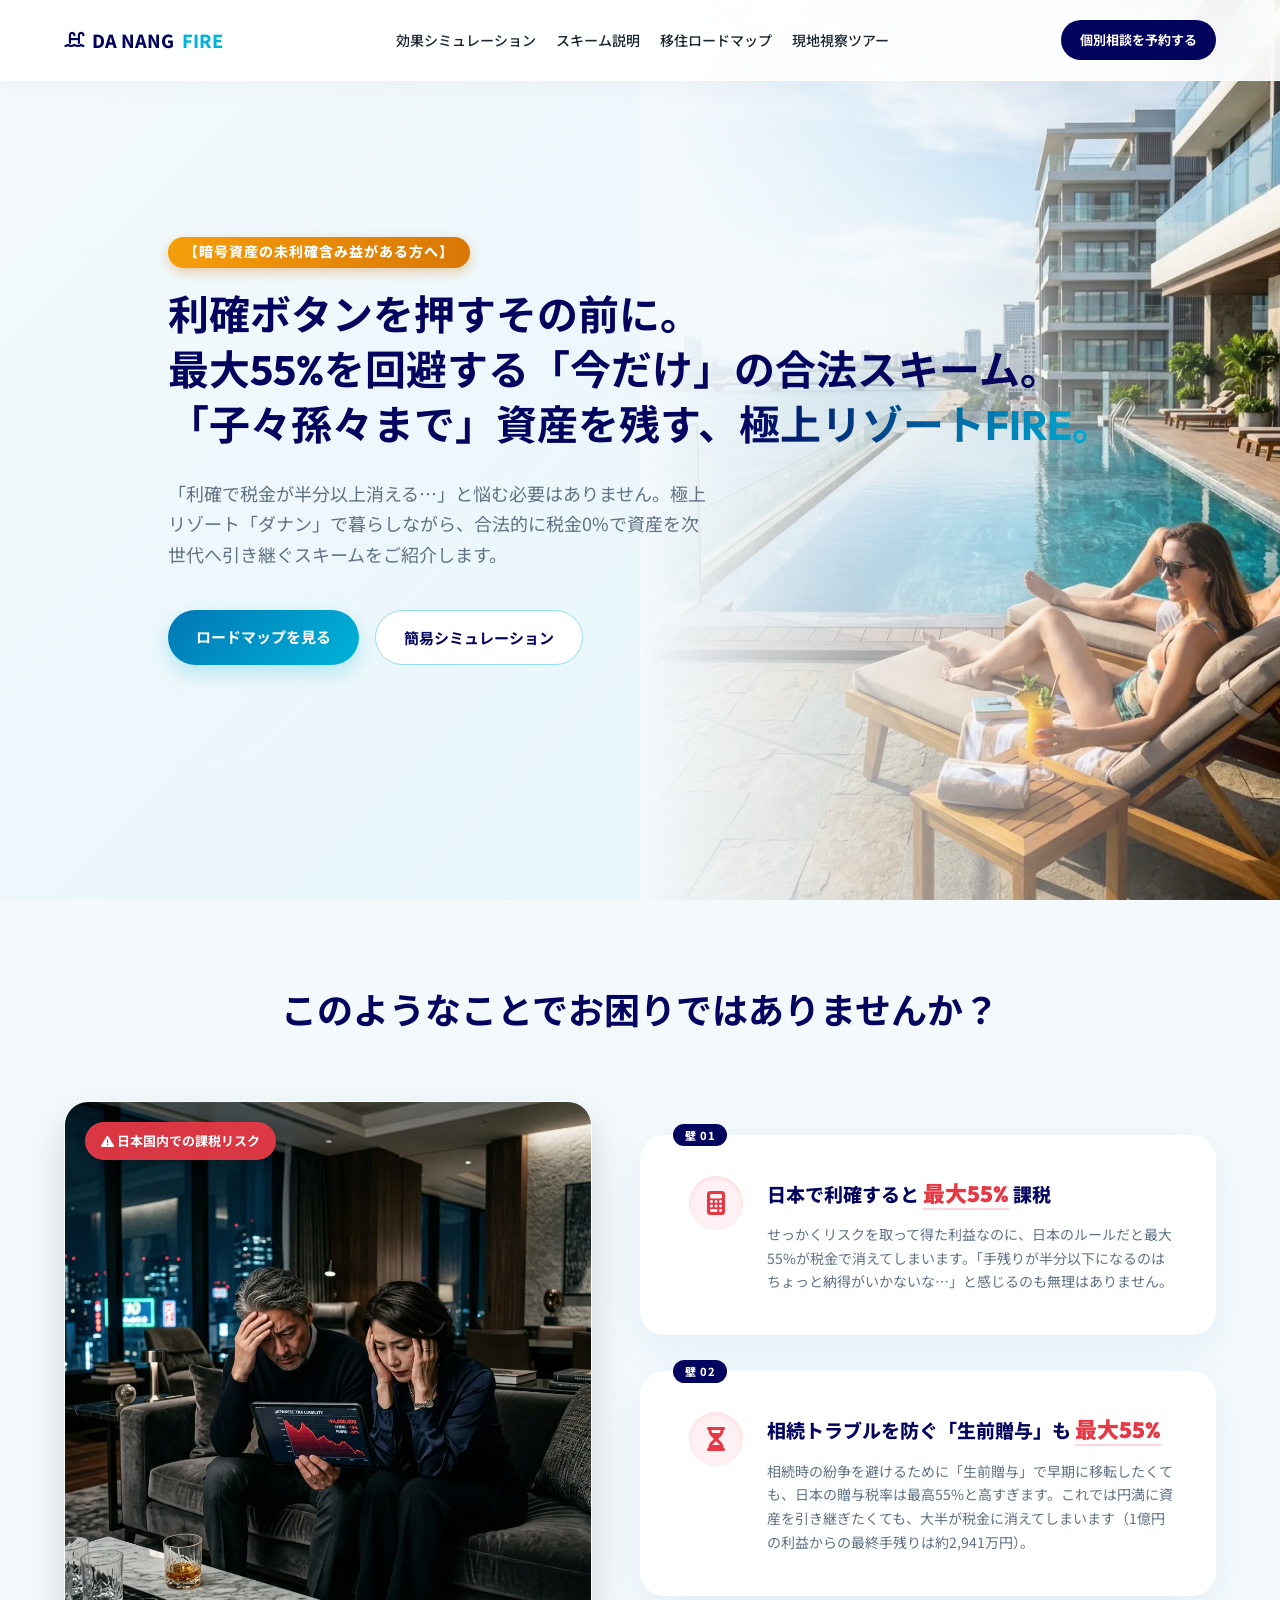
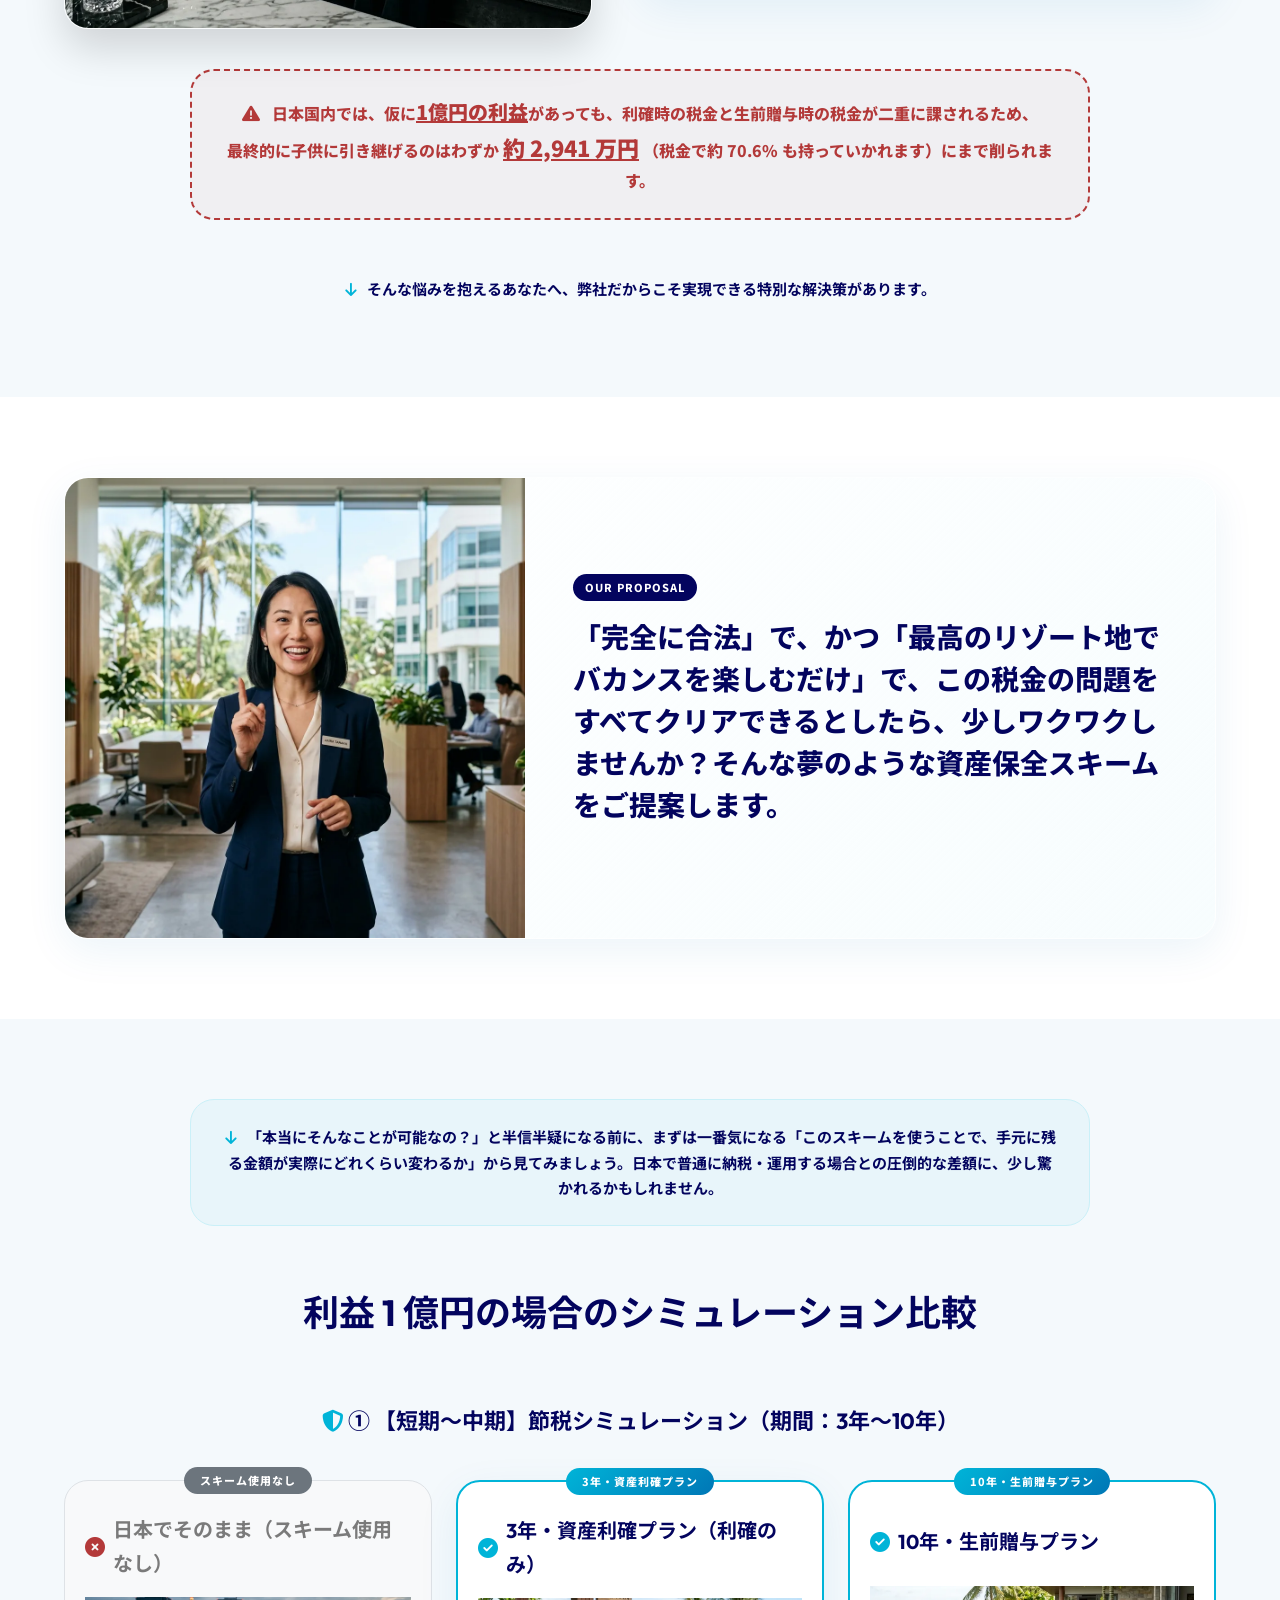
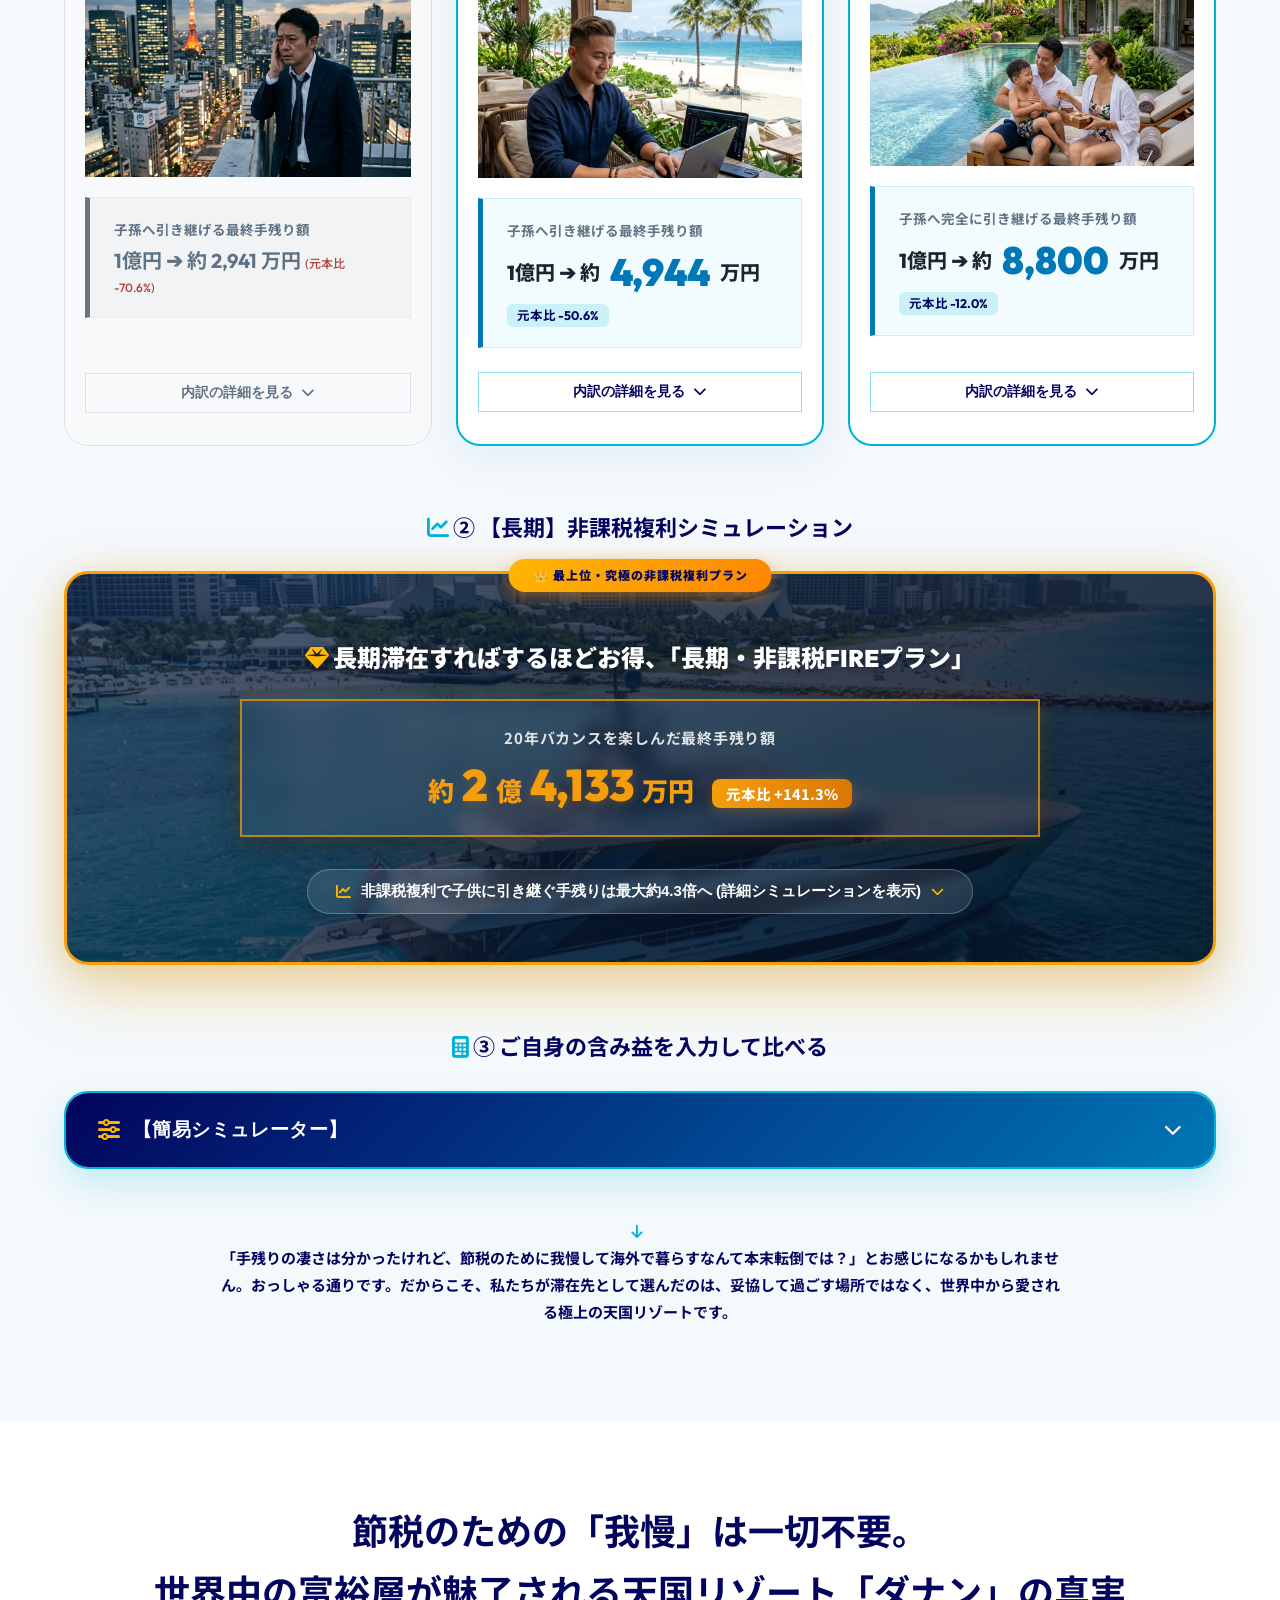
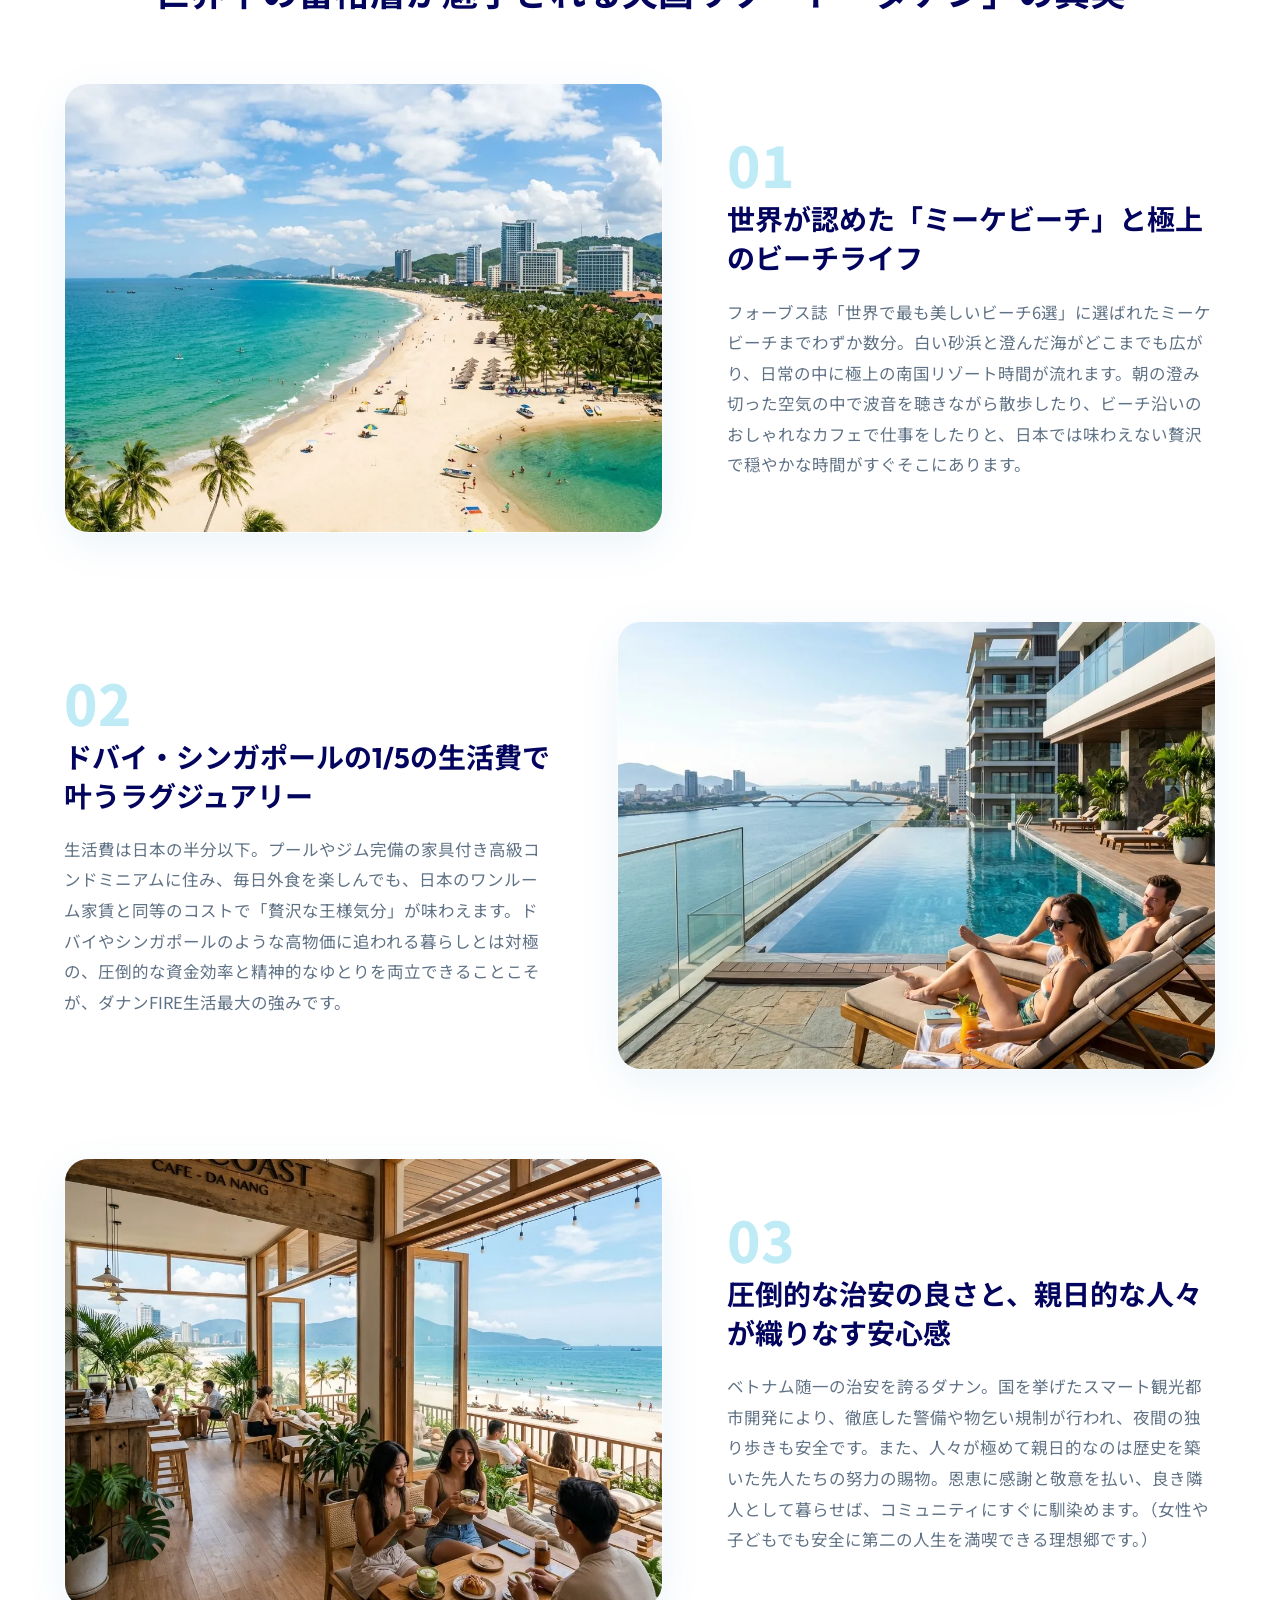
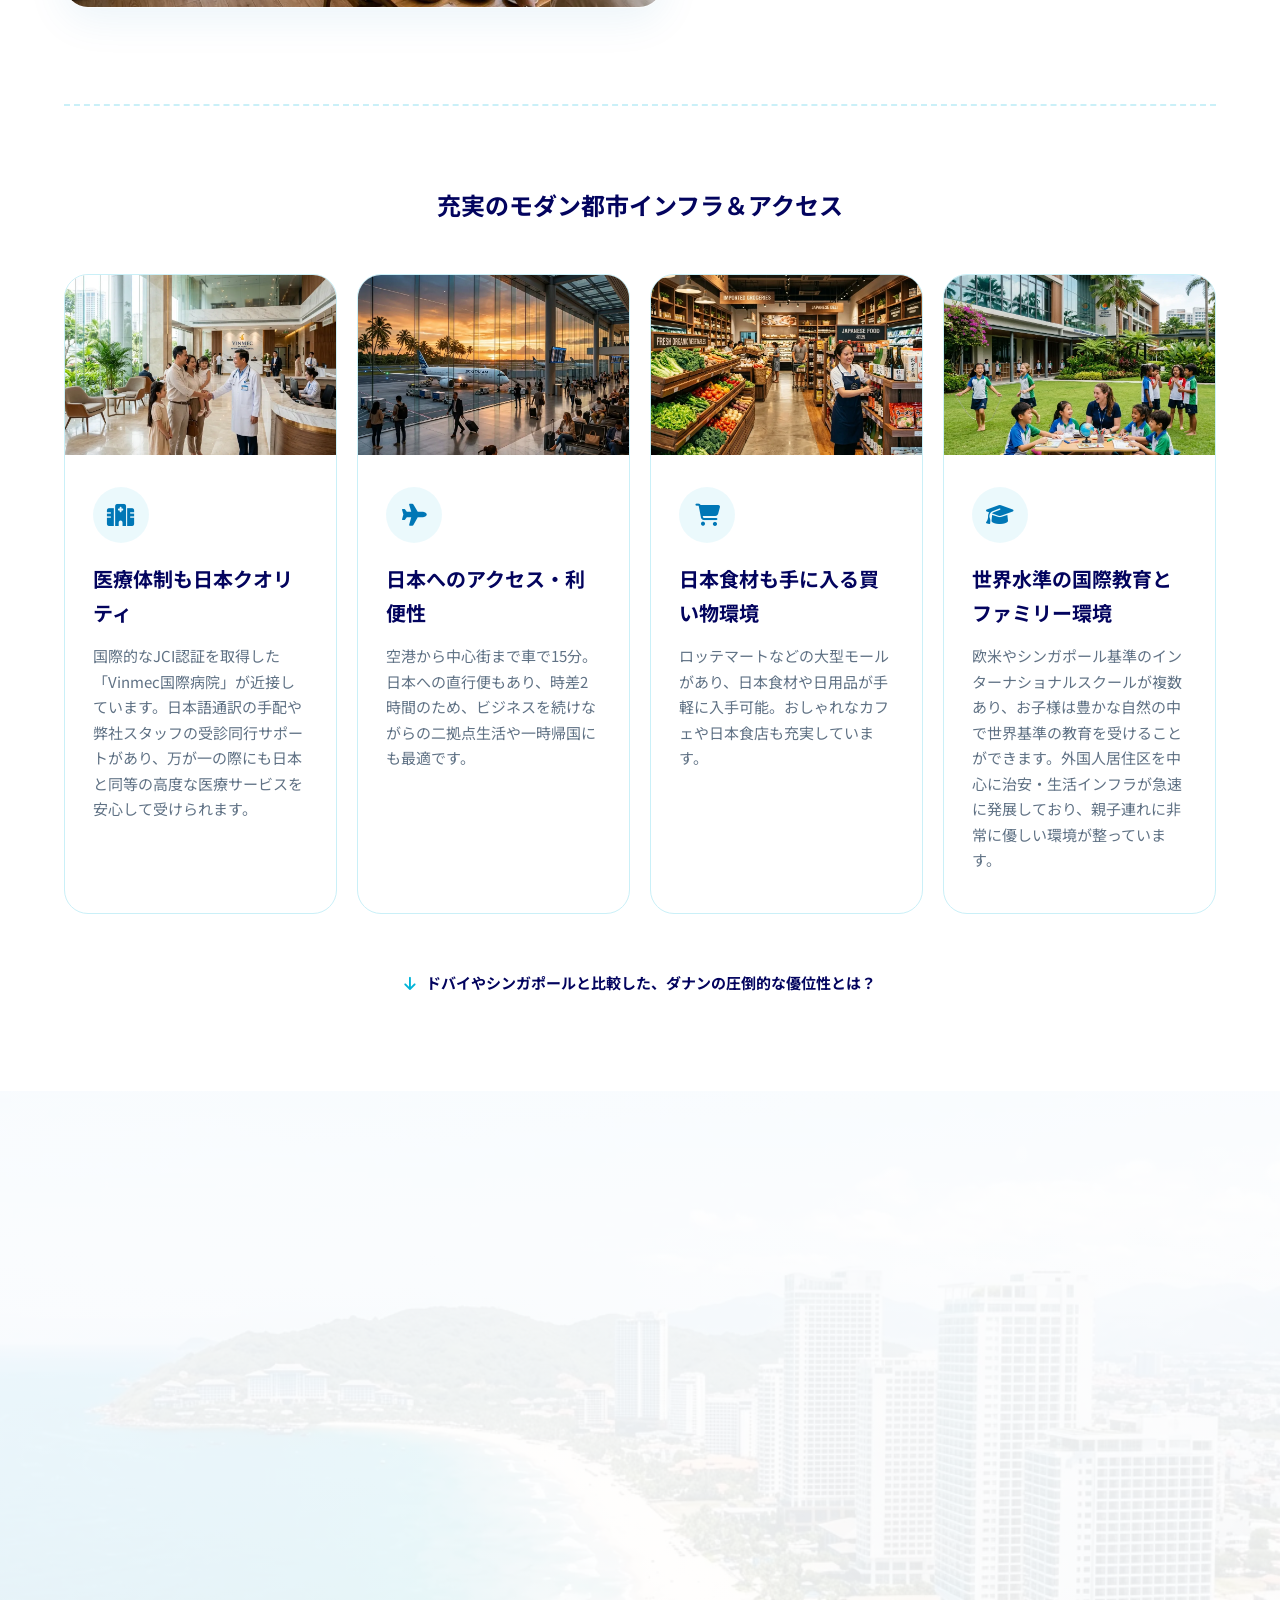
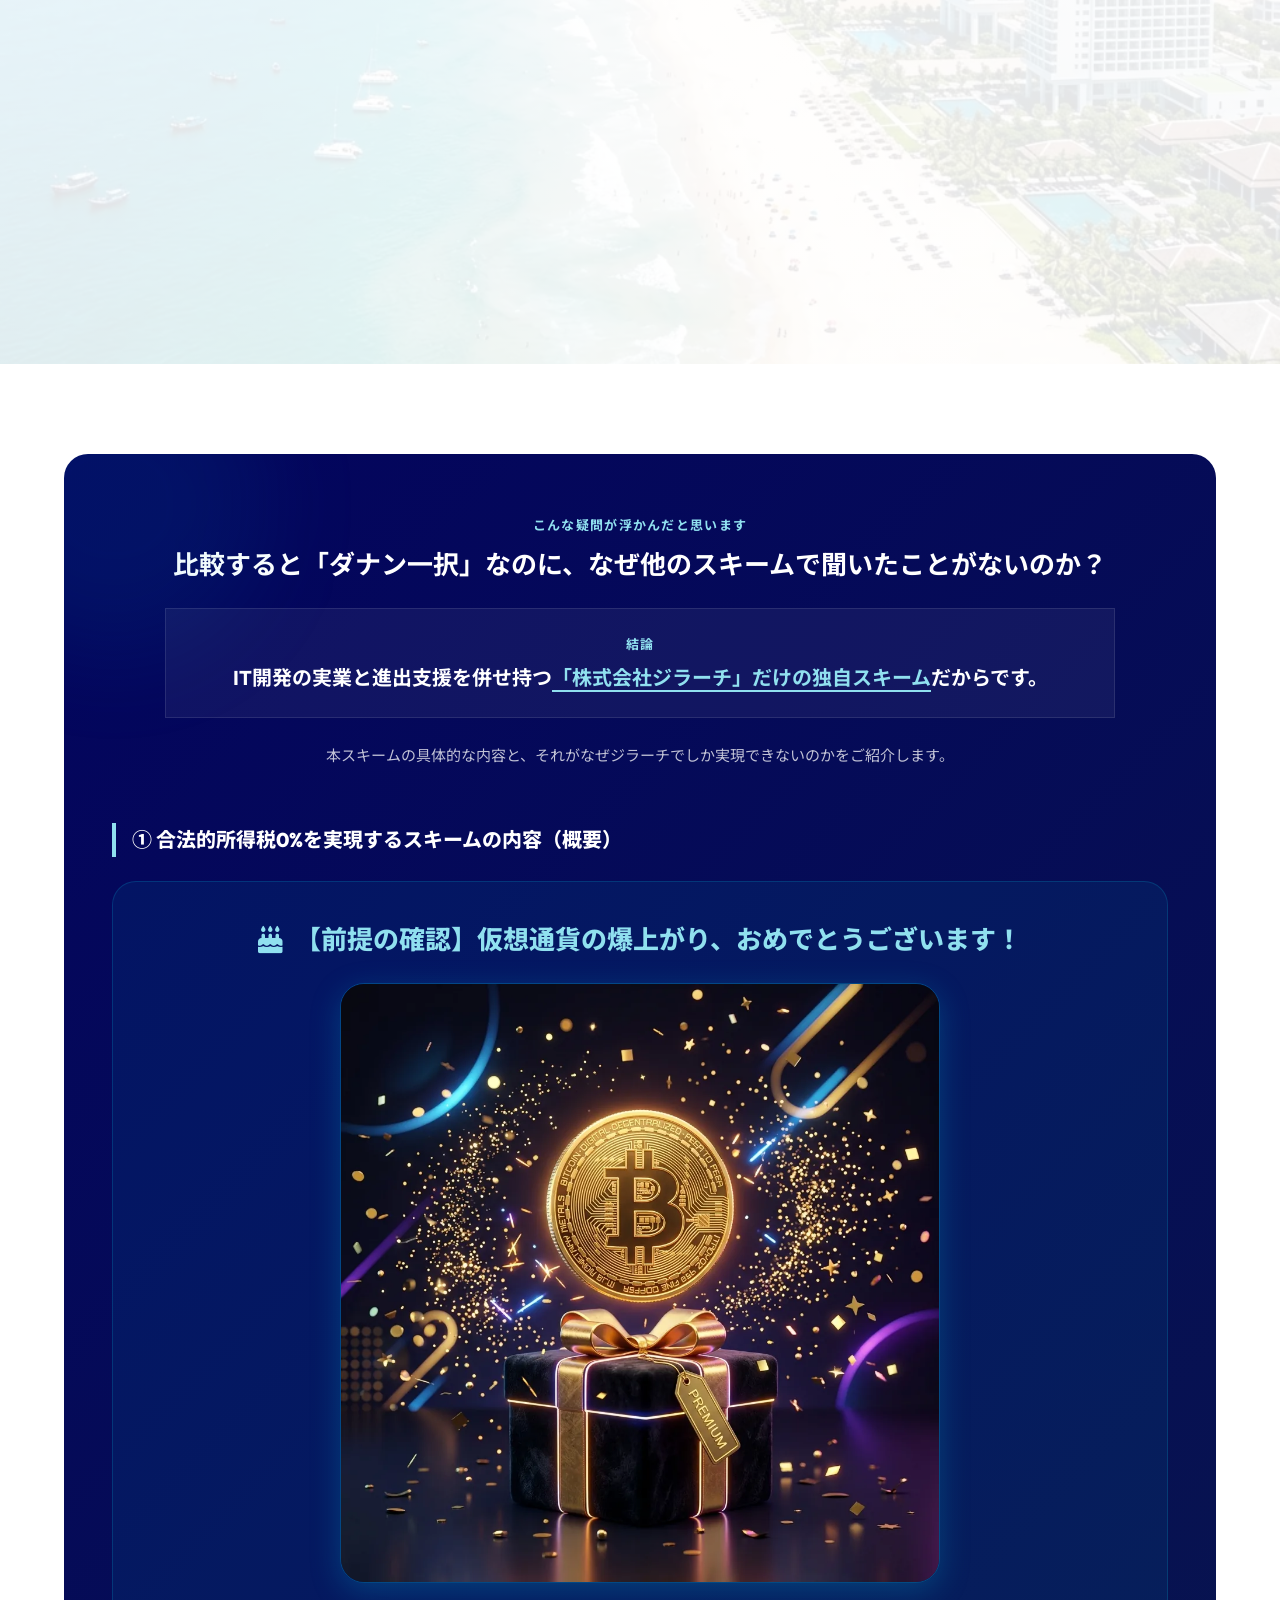
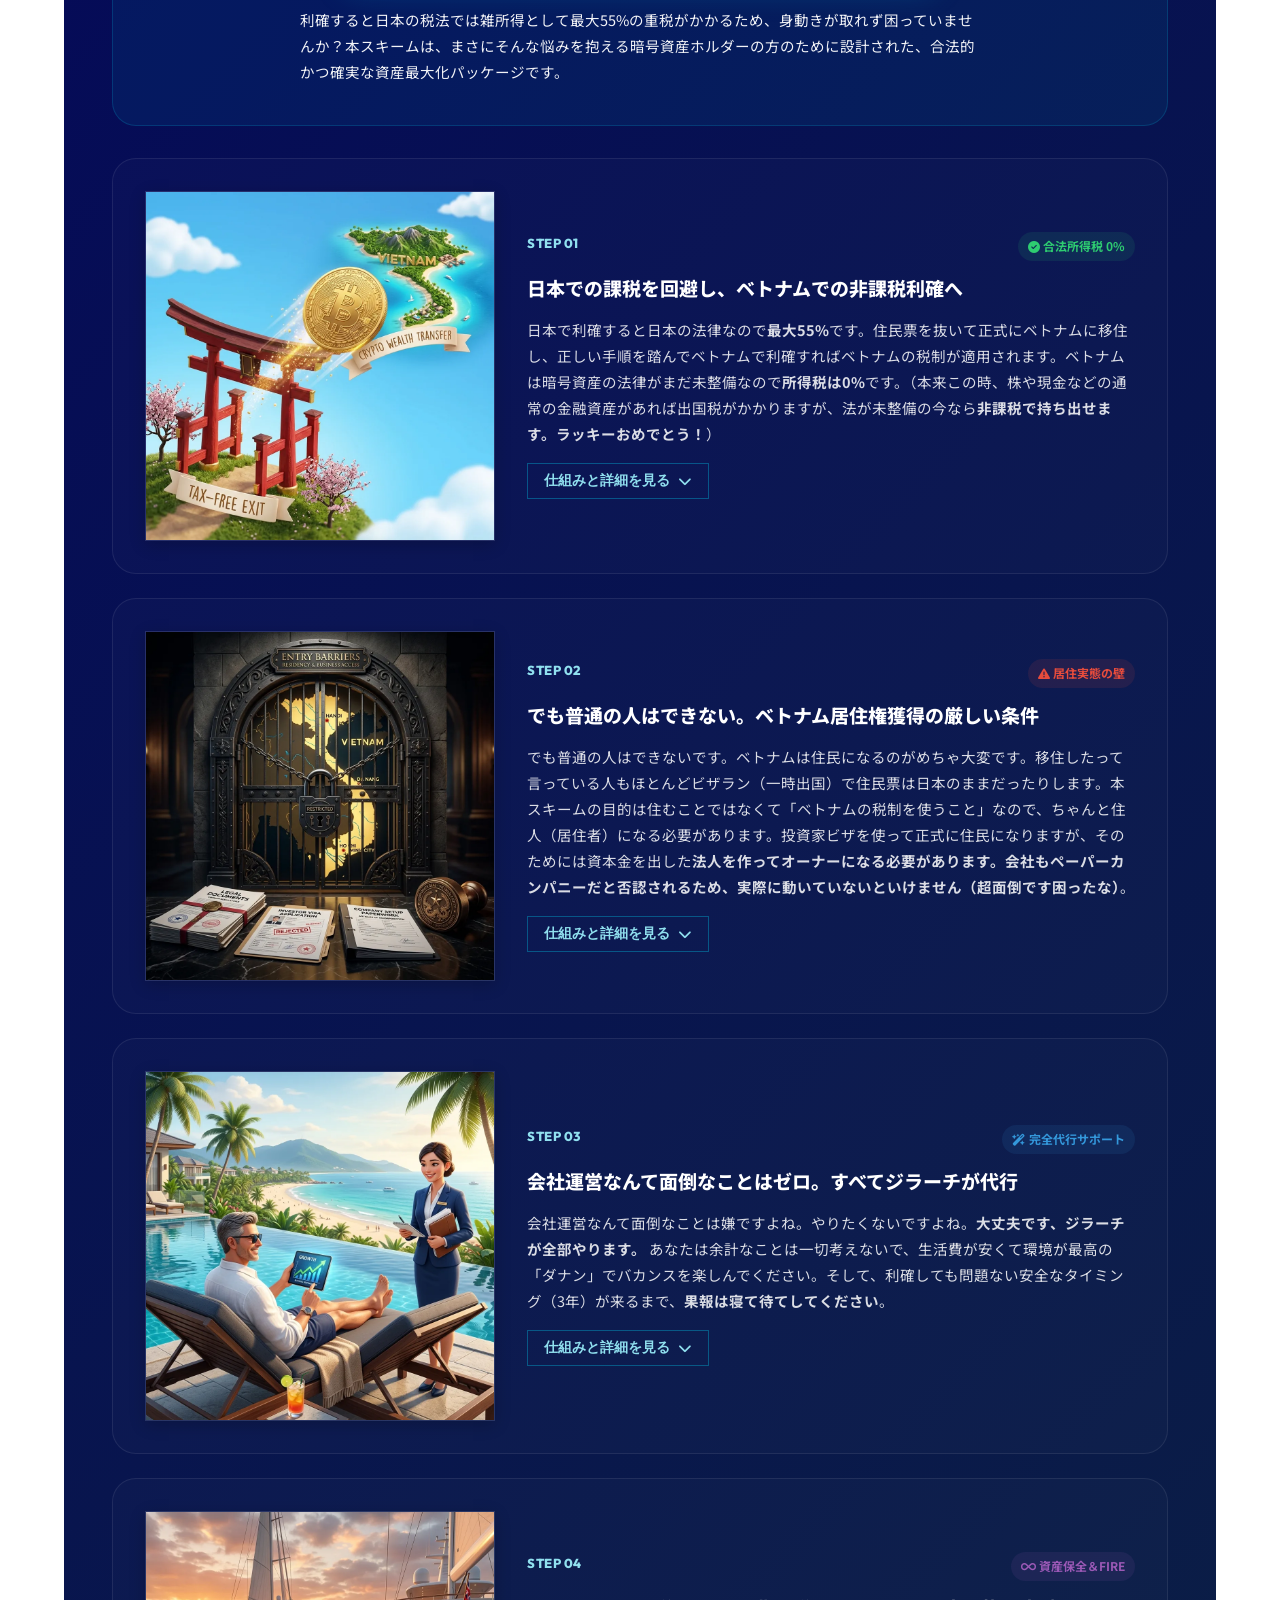
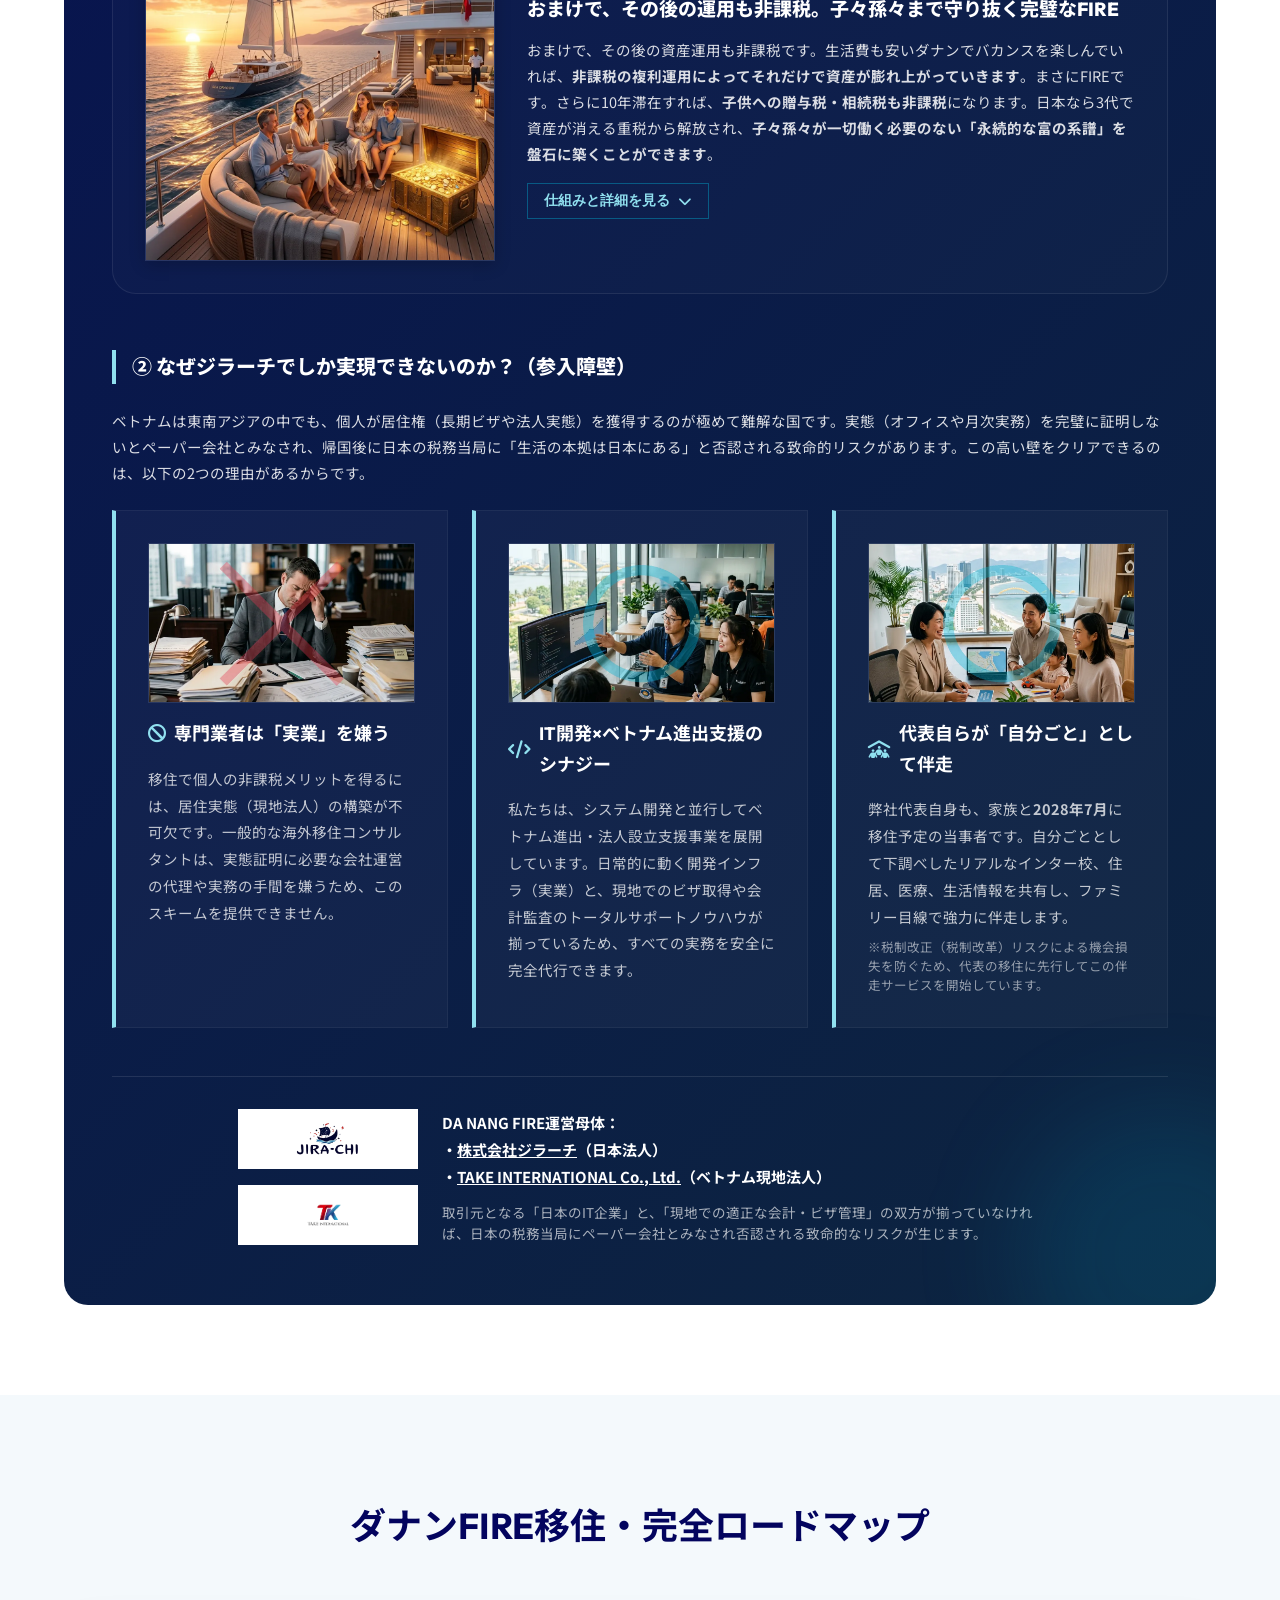
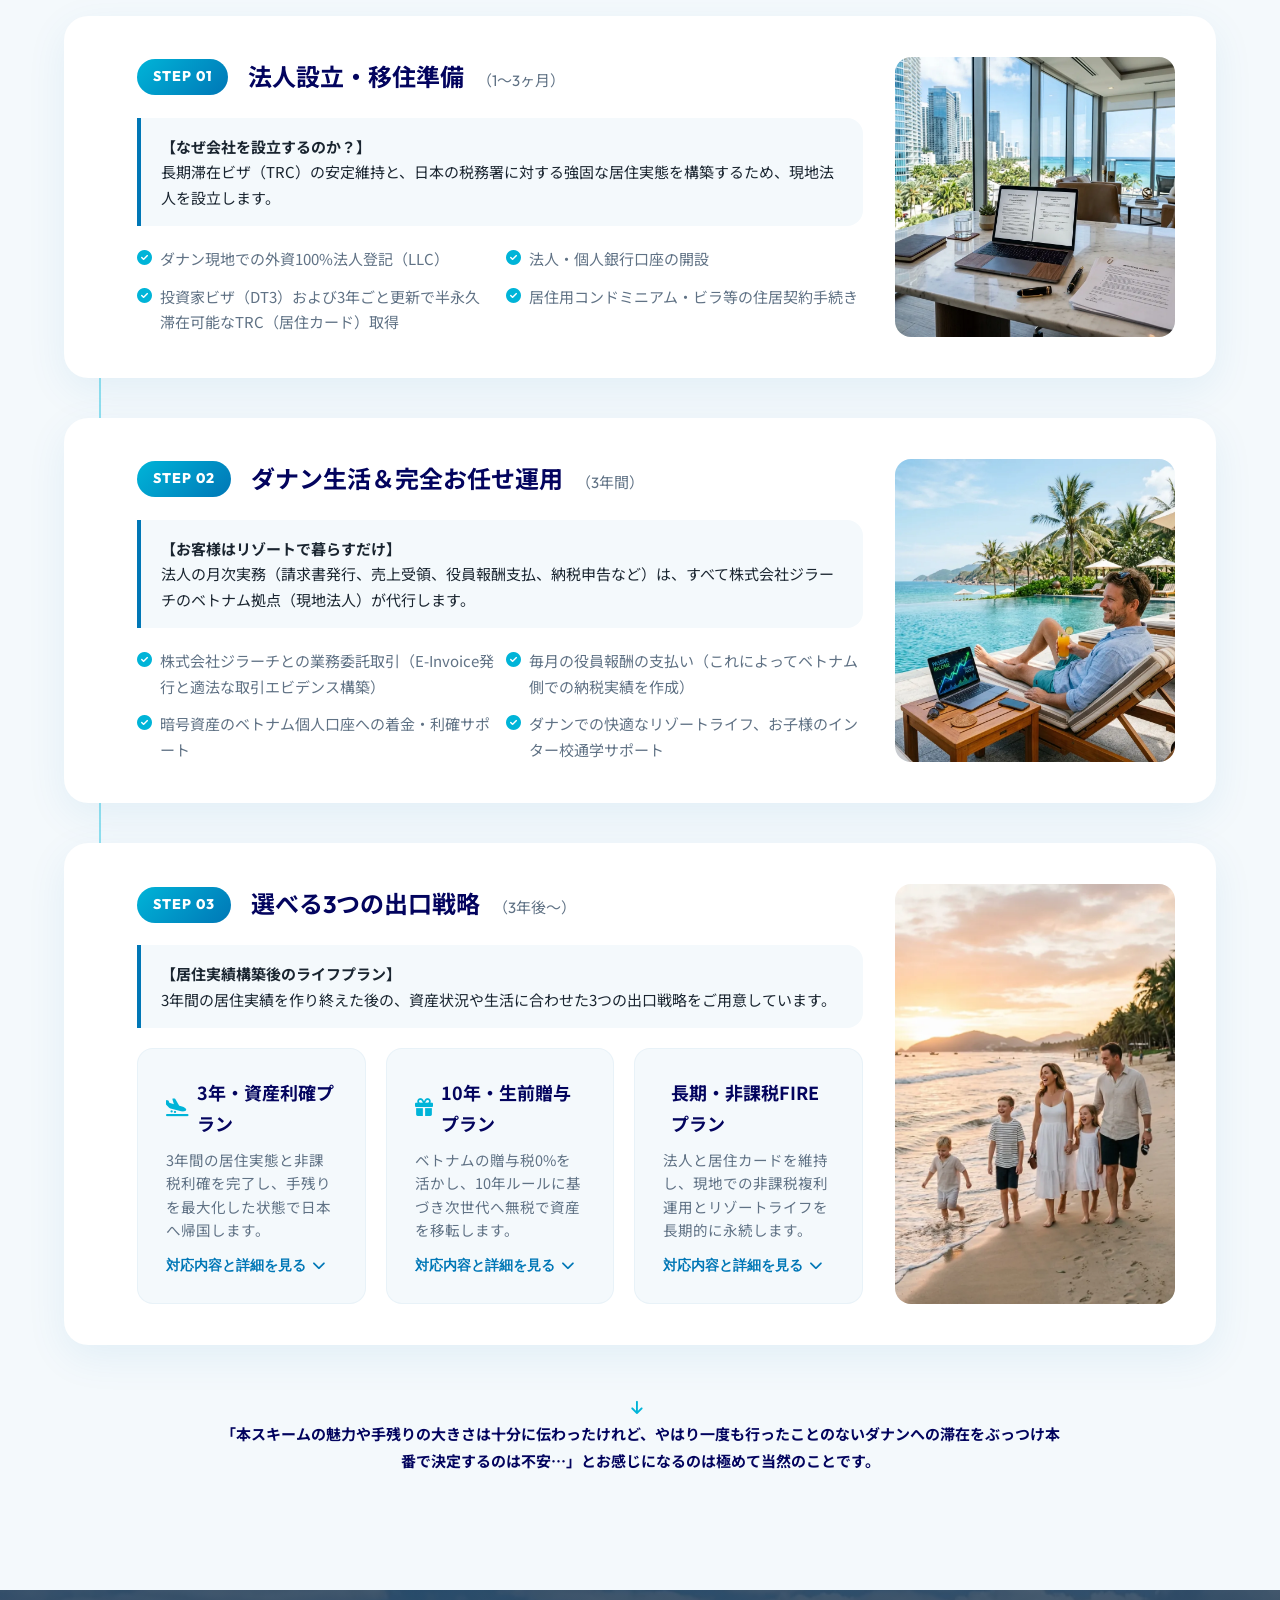
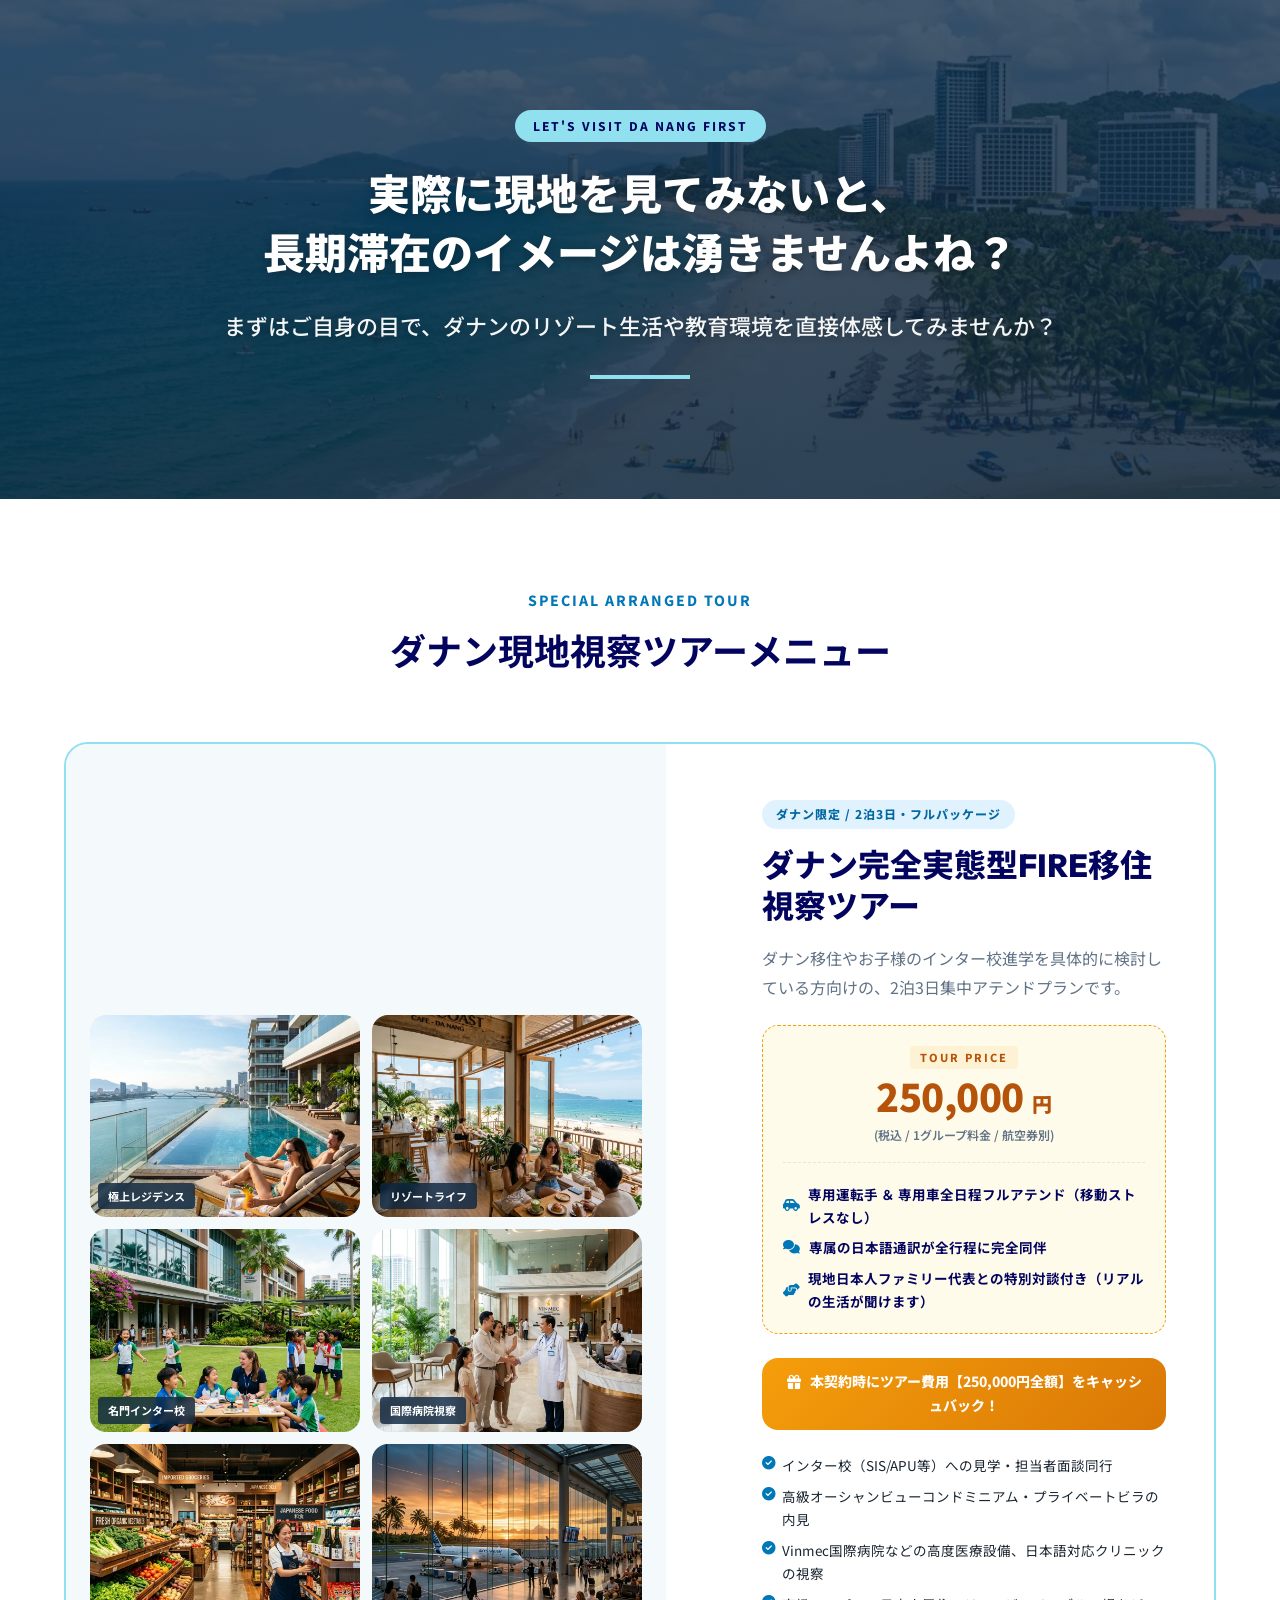
<file: index.html>
<!DOCTYPE html>
<html lang="ja">
<head>
  <meta charset="UTF-8">
  <meta name="viewport" content="width=device-width, initial-scale=1.0">
  <title>Da Nang FIRE | 暗号資産ホルダーのベトナム移住・実態運用支援</title>
  <meta name="description" content="日本の税法をクリアした合法スキームで所得税0%・贈与税無税化へ。ダナンでの法人設立から居住実態（Substance）構築まで完全サポート。">
  
  <!-- OGP Meta Tags for Social Sharing -->
  <meta property="og:title" content="Da Nang FIRE | 暗号資産ホルダーのベトナム移住・実態運用支援">
  <meta property="og:description" content="日本の税法をクリアした合法スキームで所得税0%・贈与税無税化へ。ダナンでの法人設立から居住実態（Substance）構築まで完全サポート。">
  <meta property="og:type" content="website">
  <meta property="og:url" content="https://danang-fire.com/">
  <meta property="og:image" content="https://danang-fire.com/assets/danang_beach_resort.webp">
  <meta property="og:site_name" content="Da Nang FIRE">
  <meta name="twitter:card" content="summary_large_image">
  <meta name="twitter:title" content="Da Nang FIRE | 暗号資産ホルダーのベトナム移住・実態運用支援">
  <meta name="twitter:description" content="日本の税法をクリアした合法スキームで所得税0%・贈与税無税化へ。ダナンでの法人設立から居住実態（Substance）構築まで完全サポート。">
  <meta name="twitter:image" content="https://danang-fire.com/assets/danang_beach_resort.webp">

  <link rel="stylesheet" href="style.css">
  <!-- Font Awesome for Icons -->
  <link rel="stylesheet" href="https://cdnjs.cloudflare.com/ajax/libs/font-awesome/6.4.0/css/all.min.css">
</head>
<body>

  <!-- Header -->
  <header id="header">
    <div class="container header-container">
      <a href="#" class="logo">
        <i class="fa-solid fa-water-ladder"></i> DA NANG <span>FIRE</span>
      </a>
      <nav>
        <ul>
          <li><a href="#simulation">効果シミュレーション</a></li>
          <li><a href="#uniqueness">スキーム説明</a></li>
          <li><a href="#flow">移住ロードマップ</a></li>
          <li><a href="#tour">現地視察ツアー</a></li>
        </ul>
      </nav>
      <a href="#contact" class="btn-header">個別相談を予約する</a>
    </div>
  </header>

  <!-- Hero Section -->
  <section class="hero">
    <div class="hero-bg-img"></div>
    <div class="container">
      <div class="hero-content">
        <h1>
          <div class="hero-pre-title">【暗号資産の未利確含み益がある方へ】</div>
          <div class="hero-title-line">利確ボタンを押すその前に。</div>
          <div class="hero-title-line">最大55%を回避する「今だけ」の合法スキーム。</div>
          <div class="hero-title-line">「子々孫々まで」資産を残す、<span>極上リゾートFIRE。</span></div>
        </h1>
        <p>「利確で税金が半分以上消える…」と悩む必要はありません。極上リゾート「ダナン」で暮らしながら、合法的に税金0%で資産を次世代へ引き継ぐスキームをご紹介します。</p>
        <div class="cta-group">
          <a href="#flow" class="btn-primary">ロードマップを見る</a>
          <a href="#interactive-simulator-accordion" class="btn-secondary" onclick="openSimulator(event)">簡易シミュレーション</a>
        </div>
      </div>
    </div>

  </section>

  <!-- Trouble & Sympathy Section -->
  <section id="trouble" style="background: var(--bg-light); padding: 80px 0;">
    <div class="container fade-in">
      <div class="section-title">
        <h2>このようなことでお困りではありませんか？</h2>
      </div>

      <div class="trouble-wrapper">
        <!-- Left Column: Visual Image -->
        <div class="trouble-image-container">
          <img src="assets/worried_wealthy_couple.webp" alt="重い税金の壁に頭を抱える富裕層夫婦" class="trouble-image">
          <div class="image-overlay-badge">
            <i class="fa-solid fa-triangle-exclamation"></i> 日本国内での課税リスク
          </div>
        </div>

        <!-- Right Column: Simplified Pain Cards -->
        <div class="trouble-cards-container">
          <!-- Trouble Card 1 -->
          <div class="trouble-card">
            <div class="trouble-card-badge">壁 01</div>
            <div class="trouble-card-icon"><i class="fa-solid fa-calculator"></i></div>
            <div class="trouble-card-body">
              <h4>日本で利確すると<span class="highlight-red">最大55%</span>課税</h4>
              <p>せっかくリスクを取って得た利益なのに、日本のルールだと最大55%が税金で消えてしまいます。「手残りが半分以下になるのはちょっと納得がいかないな…」と感じるのも無理はありません。</p>
            </div>
          </div>

          <!-- Trouble Card 2 -->
          <div class="trouble-card">
            <div class="trouble-card-badge">壁 02</div>
            <div class="trouble-card-icon"><i class="fa-solid fa-hourglass-half"></i></div>
            <div class="trouble-card-body">
              <h4>相続トラブルを防ぐ「生前贈与」も<span class="highlight-red">最大55%</span></h4>
              <p>相続時の紛争を避けるために「生前贈与」で早期に移転したくても、日本の贈与税率は最高55%と高すぎます。これでは円満に資産を引き継ぎたくても、大半が税金に消えてしまいます（1億円の利益からの最終手残りは約2,941万円）。</p>
            </div>
          </div>
        </div>
      </div>
      
      <!-- Concrete Example Banner below Wall 01 and Wall 02 -->
      <div style="margin-top: 40px; background: rgba(179, 57, 57, 0.05); border: 2px dashed #b33939; padding: 24px 32px; border-radius: var(--radius-lg); text-align: center; max-width: 900px; margin-left: auto; margin-right: auto; box-sizing: border-box;">
        <p style="font-size: 16px; font-weight: 800; color: #b33939; line-height: 1.7; margin: 0;">
          <i class="fa-solid fa-triangle-exclamation" style="margin-right: 8px; color: #b33939; font-size: 18px;"></i> 
          日本国内では、仮に<span style="font-size: 20px; font-weight: 900; text-decoration: underline;">1億円の利益</span>があっても、利確時の税金と生前贈与時の税金が二重に課されるため、<br class="hide-on-mobile">
          最終的に子供に引き継げるのはわずか<span style="font-size: 22px; font-weight: 900; text-decoration: underline; color: #b33939; margin: 0 4px;">約 2,941 万円</span>（税金で約 70.6% も持っていかれます）にまで削られます。
        </p>
      </div>

      <div style="margin-top: 56px; text-align: center;">
        <p style="font-size: 15px; font-weight: 700; color: var(--primary-dark); margin-bottom: 16px;">
          <i class="fa-solid fa-arrow-down" style="color: var(--primary-light); margin-right: 8px;"></i> 
          そんな悩みを抱えるあなたへ、弊社だからこそ実現できる特別な解決策があります。
        </p>
      </div>
    </div>
  </section>

  <!-- Pain & Solutions Section (Renamed to Proposal Section) -->
  <section id="about" style="background: var(--white); padding: 80px 0;">
    <div class="container fade-in">
      <!-- Proposal Box -->
      <div class="about-proposal-wrapper" style="margin-top: 0;">
        <div class="about-proposal-image">
          <img src="assets/proposal_woman.webp" alt="提案するコンシェルジュ">
        </div>
        <div class="about-proposal-content">
          <div class="proposal-tag">OUR PROPOSAL</div>
          <h3>「完全に合法」で、かつ「最高のリゾート地でバカンスを楽しむだけ」で、この税金の問題をすべてクリアできるとしたら、少しワクワクしませんか？そんな夢のような資産保全スキームをご提案します。</h3>
          
          
        </div>
      </div>
    </div>
  </section>

  <!-- Simulation Section -->
  <section id="simulation" style="background: var(--bg-light); padding: 80px 0;">
    <div class="container fade-in">
      <div style="background: rgba(0, 180, 216, 0.05); padding: 24px 32px; border-radius: var(--radius-lg); border: 1px solid var(--accent-soft); max-width: 900px; margin-left: auto; margin-right: auto; margin-bottom: 56px; text-align: center;">
        <p style="font-size: 15px; font-weight: 700; color: var(--primary-dark); margin-bottom: 0; line-height: 1.7;">
          <i class="fa-solid fa-arrow-down" style="color: var(--primary-light); margin-right: 8px;"></i> 
          「本当にそんなことが可能なの？」と半信半疑になる前に、まずは一番気になる「このスキームを使うことで、手元に残る金額が実際にどれくらい変わるか」から見てみましょう。日本で普通に納税・運用する場合との圧倒的な差額に、少し驚かれるかもしれません。
        </p>
      </div>

      <div class="section-title">
        <h2>利益 1 億円の場合のシミュレーション比較</h2>
      </div>

      <!-- Part 1: Tax Saving Simulation -->
      <div class="part-heading-container first">
        <h3 class="part-heading"><i class="fa-solid fa-shield-halved"></i> ① 【短期〜中期】節税シミュレーション（期間：3年〜10年）</h3>
      </div>

      <div class="simulation-grid-3">
        <!-- Scenario 1-1: Japan Tax -->
        <div style="background: #f8f9fa; padding: 40px; border-radius: var(--radius-lg); border: 1px solid #dee2e6; display: flex; flex-direction: column; justify-content: space-between; position: relative;">
          <span style="position: absolute; top: -14px; left: 50%; transform: translateX(-50%); background: #6c757d; color: var(--white); font-size: 11px; font-weight: 800; padding: 4px 16px; border-radius: 50px; letter-spacing: 1px; white-space: nowrap;">スキーム使用なし</span>
          <div style="display: flex; flex-direction: column; height: 100%;">
            <h3 style="color: #7a7a7a; margin-bottom: 16px; font-size: 20px; min-height: 56px; display: flex; align-items: center; gap: 8px;"><i class="fa-solid fa-circle-xmark" style="color: #b33939;"></i> 日本でそのまま（スキーム使用なし）</h3>
            
            <!-- Plan Image -->
            <div style="width: 100%; height: 180px; border-radius: var(--radius-md); overflow: hidden; margin-bottom: 20px; box-shadow: var(--shadow-sm);">
              <img src="assets/japan_tax_anxiety.webp" alt="日本でそのまま（スキーム使用なし）" style="width: 100%; height: 100%; object-fit: cover;">
            </div>
            <div style="background: #f1f3f5; border: 1px solid #e9ecef; border-left: 5px solid #6c757d; border-radius: var(--radius-md); padding: 20px 24px; margin-bottom: 24px; text-align: left;">
              <p style="font-size: 13.5px; color: var(--text-muted); font-weight: 700; margin: 0 0 8px 0;">子孫へ引き継げる最終手残り額</p>
              <h4 style="font-size: 20px; color: var(--text-muted); font-weight: 700; margin: 0; line-height: 1.2;">1億円 ➔ 約 2,941 万円 <span style="font-size: 12px; font-weight: 500; color: #b33939;">(元本比 -70.6%)</span></h4>
            </div>

            <div class="simulation-detail-content">
              <div style="padding-top: 16px;">
                <div style="margin-bottom: 20px; min-height: 92px;">
                  <p style="font-size: 13px; color: var(--text-muted); margin-bottom: 4px; min-height: 38px;">1. 利確時の税金（所得・住民税最大55%）</p>
                  <h4 style="font-size: 24px; color: #b33939; font-weight: 800; min-height: 32px; margin: 0 0 4px 0;">5,020 万円</h4>
                  <p style="font-size: 11px; color: var(--text-muted); margin-top: 4px; min-height: 32px; line-height: 1.4;">雑所得のため、累進税率（最大55%）が課税</p>
                </div>
                <div style="margin-bottom: 20px; min-height: 105px;">
                  <p style="font-size: 13px; color: var(--text-muted); margin-bottom: 4px; min-height: 38px;">2. 生前贈与時の税金（贈与税最大55%）</p>
                  <h4 style="font-size: 24px; color: #b33939; font-weight: 800; min-height: 32px; margin: 0 0 4px 0;">約 2,038 万円</h4>
                  <p style="font-size: 11px; color: var(--text-muted); margin-top: 4px; min-height: 32px; line-height: 1.4;">利確手残りの約 4,980 万円を子供へ贈与する場合</p>
                </div>
                <div style="margin-bottom: 20px; min-height: 92px;">
                  <p style="font-size: 13px; color: var(--text-muted); margin-bottom: 4px; min-height: 38px;">3. 運用・管理費用</p>
                  <h4 style="font-size: 24px; color: var(--text-muted); font-weight: 800; min-height: 32px; margin: 0 0 4px 0;">0 円</h4>
                  <p style="font-size: 11px; color: var(--text-muted); margin-top: 4px; min-height: 32px; line-height: 1.4;">国内での自主運用のための追加の管理コスト</p>
                </div>
              </div>
            </div>
            
            <button class="simulation-detail-btn gray-btn" style="margin-top: auto;" onclick="toggleSimAccordion(this)">
              <span>内訳の詳細を見る</span> <i class="fa-solid fa-chevron-down"></i>
            </button>
          </div>
        </div>

        <!-- Scenario 1-2: Danang 3 Year -->
        <div style="background: var(--white); padding: 40px; border-radius: var(--radius-lg); border: 2px solid var(--primary-light); box-shadow: var(--shadow); display: flex; flex-direction: column; justify-content: space-between; position: relative;">
          <span style="position: absolute; top: -14px; left: 50%; transform: translateX(-50%); background: linear-gradient(135deg, var(--primary-light) 0%, var(--primary) 100%); color: var(--white); font-size: 11px; font-weight: 800; padding: 4px 16px; border-radius: 50px; letter-spacing: 1px; white-space: nowrap;">3年・資産利確プラン</span>
          <div style="display: flex; flex-direction: column; height: 100%;">
            <h3 style="color: var(--primary-dark); margin-bottom: 16px; font-size: 20px; min-height: 56px; display: flex; align-items: center; gap: 8px;"><i class="fa-solid fa-circle-check" style="color: var(--primary-light);"></i> 3年・資産利確プラン（利確のみ）</h3>
            
            <!-- Plan Image -->
            <div style="width: 100%; height: 180px; border-radius: var(--radius-md); overflow: hidden; margin-bottom: 20px; box-shadow: var(--shadow-sm);">
              <img src="assets/danang_liquidate_cafe.webp" alt="3年・資産利確プラン（利確のみ）" style="width: 100%; height: 100%; object-fit: cover;">
            </div>
            <div style="background: rgba(0, 180, 216, 0.05); border: 1px solid var(--accent-soft); border-left: 5px solid var(--primary); border-radius: var(--radius-md); padding: 20px 24px; margin-bottom: 24px; text-align: left;">
              <p style="font-size: 13.5px; color: var(--text-muted); font-weight: 700; margin: 0 0 8px 0;">子孫へ引き継げる最終手残り額</p>
              <h4 style="font-size: 20px; color: var(--text-main); font-weight: 800; margin: 0; display: flex; align-items: center; flex-wrap: wrap; gap: 8px; line-height: 1.2;">
                1億円 ➔ 約 <span style="font-family: 'Outfit', sans-serif; font-size: 38px; font-weight: 900; color: var(--primary); margin: 0 2px;">4,944</span> 万円
                <span style="font-size: 12.5px; font-weight: 700; background: var(--accent-soft); color: var(--primary-dark); padding: 4px 10px; border-radius: 6px; white-space: nowrap;">元本比 -50.6%</span>
              </h4>
            </div>

            <div class="simulation-detail-content">
              <div style="padding-top: 16px;">
                <div style="margin-bottom: 20px; min-height: 92px;">
                  <p style="font-size: 13px; color: var(--text-muted); margin-bottom: 4px; min-height: 38px;">1. 利確時の税金（所得・住民税）</p>
                  <h4 style="font-size: 24px; color: var(--primary); font-weight: 800; min-height: 32px; margin: 0 0 4px 0;">0 円 <span style="font-size: 14px; font-weight: 500; color: var(--primary);">(非課税)</span></h4>
                  <p style="font-size: 11px; color: var(--text-muted); margin-top: 4px; min-height: 32px; line-height: 1.4;">ダナン在住中に合法的に全額利確</p>
                </div>
                <div style="margin-bottom: 20px; min-height: 105px;">
                  <p style="font-size: 13px; color: var(--text-muted); margin-bottom: 4px; min-height: 38px;">2. 生前贈与時の税金（贈与税）</p>
                  <h4 style="font-size: 24px; color: #b33939; font-weight: 800; min-height: 32px; margin: 0 0 4px 0;">約 4,486 万円</h4>
                  <p style="font-size: 11px; color: var(--text-muted); margin-top: 4px; min-height: 32px; line-height: 1.4;">帰国後に贈与するため日本の贈与税が適用</p>
                </div>
                <div style="margin-bottom: 20px; min-height: 92px;">
                  <p style="font-size: 13px; color: var(--text-muted); margin-bottom: 4px; min-height: 38px;">3. 3年間のスキーム総費用（設立・維持・解散実費）</p>
                  <h4 style="font-size: 24px; color: var(--primary-dark); font-weight: 800; min-height: 32px; margin: 0 0 4px 0;">約 570 万円 <span style="font-size: 12px; font-weight: 500; color: var(--text-muted);">($38,000)</span></h4>
                  <p style="font-size: 11px; color: var(--text-muted); margin-top: 4px; min-height: 32px; line-height: 1.4;">法人維持・ビザ更新・申告代行含む</p>
                </div>
              </div>
            </div>
            
            <button class="simulation-detail-btn" style="margin-top: auto;" onclick="toggleSimAccordion(this)">
              <span>内訳の詳細を見る</span> <i class="fa-solid fa-chevron-down"></i>
            </button>
          </div>
        </div>

        <!-- Scenario 1-3: Danang 10 Year -->
        <div style="background: var(--white); padding: 40px; border-radius: var(--radius-lg); border: 2px solid var(--primary-light); box-shadow: var(--shadow-lg); display: flex; flex-direction: column; justify-content: space-between; position: relative;">
          <span style="position: absolute; top: -14px; left: 50%; transform: translateX(-50%); background: linear-gradient(135deg, var(--primary-light) 0%, var(--primary) 100%); color: var(--white); font-size: 11px; font-weight: 800; padding: 4px 16px; border-radius: 50px; letter-spacing: 1px; white-space: nowrap;">10年・生前贈与プラン</span>
          <div style="display: flex; flex-direction: column; height: 100%;">
            <h3 style="color: var(--primary-dark); margin-bottom: 16px; font-size: 20px; min-height: 56px; display: flex; align-items: center; gap: 8px;"><i class="fa-solid fa-circle-check" style="color: var(--primary-light);"></i> 10年・生前贈与プラン</h3>
            
            <!-- Plan Image -->
            <div style="width: 100%; height: 180px; border-radius: var(--radius-md); overflow: hidden; margin-bottom: 20px; box-shadow: var(--shadow-sm);">
              <img src="assets/danang_family_villa.webp" alt="10年・生前贈与プラン" style="width: 100%; height: 100%; object-fit: cover;">
            </div>
            <div style="background: rgba(0, 180, 216, 0.05); border: 1px solid var(--accent-soft); border-left: 5px solid var(--primary); border-radius: var(--radius-md); padding: 20px 24px; margin-bottom: 24px; text-align: left;">
              <p style="font-size: 13.5px; color: var(--text-muted); font-weight: 700; margin: 0 0 8px 0;">子孫へ完全に引き継げる最終手残り額</p>
              <h4 style="font-size: 20px; color: var(--text-main); font-weight: 800; margin: 0; display: flex; align-items: center; flex-wrap: wrap; gap: 8px; line-height: 1.2;">
                1億円 ➔ 約 <span style="font-family: 'Outfit', sans-serif; font-size: 38px; font-weight: 900; color: var(--primary); margin: 0 2px;">8,800</span> 万円
                <span style="font-size: 12.5px; font-weight: 700; background: var(--accent-soft); color: var(--primary-dark); padding: 4px 10px; border-radius: 6px; white-space: nowrap;">元本比 -12.0%</span>
              </h4>
            </div>

            <div class="simulation-detail-content">
              <div style="padding-top: 16px;">
                <div style="margin-bottom: 20px; min-height: 92px;">
                  <p style="font-size: 13px; color: var(--text-muted); margin-bottom: 4px; min-height: 38px;">1. 利確時の税金（所得・住民税）</p>
                  <h4 style="font-size: 24px; color: var(--primary); font-weight: 800; min-height: 32px; margin: 0 0 4px 0;">0 円 <span style="font-size: 14px; font-weight: 500; color: var(--primary);">(非課税)</span></h4>
                  <p style="font-size: 11px; color: var(--text-muted); margin-top: 4px; min-height: 32px; line-height: 1.4;">ダナン在住中に合法的に全額利確</p>
                </div>
                <div style="margin-bottom: 20px; min-height: 105px;">
                  <p style="font-size: 13px; color: var(--text-muted); margin-bottom: 4px; min-height: 38px;">2. 生前贈与時の税金（贈与税）</p>
                  <h4 style="font-size: 24px; color: var(--primary); font-weight: 800; min-height: 32px; margin: 0 0 4px 0;">0 円 <span style="font-size: 14px; font-weight: 500; color: var(--primary);">(非課税)</span></h4>
                  <p style="font-size: 11px; color: var(--text-muted); margin-top: 4px; min-height: 32px; line-height: 1.4;">10年ルールをクリアし、日本国内へ無税贈与</p>
                </div>
                <div style="margin-bottom: 20px; min-height: 92px;">
                  <p style="font-size: 13px; color: var(--text-muted); margin-bottom: 4px; min-height: 38px;">3. 10年間のスキーム総費用（設立・維持・解散実費）</p>
                  <h4 style="font-size: 24px; color: var(--primary-dark); font-weight: 800; min-height: 32px; margin: 0 0 4px 0;">約 1,200 万円 <span style="font-size: 12px; font-weight: 500; color: var(--text-muted);">($80,000)</span></h4>
                  <p style="font-size: 11px; color: var(--text-muted); margin-top: 4px; min-height: 32px; line-height: 1.4;">10年間の法人維持および管理代行費用</p>
                </div>
              </div>
            </div>
            
            <button class="simulation-detail-btn" style="margin-top: auto;" onclick="toggleSimAccordion(this)">
              <span>内訳の詳細を見る</span> <i class="fa-solid fa-chevron-down"></i>
            </button>
          </div>
        </div>
      </div>

      <!-- Part 2: Long-term Compound Simulation Heading -->
      <div class="part-heading-container">
        <h3 class="part-heading"><i class="fa-solid fa-chart-line"></i> ② 【長期】非課税複利シミュレーション</h3>
      </div>

      <!-- Result Bar (20 Year Long-term Impact) -->
      <div class="sim-result-bar">
        <!-- Top absolute-positioned Premium Badge -->
        <span class="sim-result-premium-badge">
          👑 最上位・究極の非課税複利プラン
        </span>
        <h3 class="sim-result-bar-title">
          <i class="fa-solid fa-gem"></i> 長期滞在すればするほどお得、「長期・非課税FIREプラン」
        </h3>
        <div class="sim-result-box-container">
          <div class="sim-result-inner-box">
            <span class="sim-result-label">20年バカンスを楽しんだ最終手残り額</span>
            <div class="sim-result-amount">
              約 <span class="sim-result-amount-number">2</span> 億 <span class="sim-result-amount-number">4,133</span> 万円
              <span class="sim-result-badge">元本比 +141.3%</span>
            </div>
          </div>
        </div>
        <p class="sim-result-toggle-container">
          <button id="compound-toggle-btn" onclick="toggleCompoundAccordion()" class="sim-result-toggle-btn">
            <i class="fa-solid fa-chart-line"></i>
            <span>非課税複利で子供に引き継ぐ手残りは最大約4.3倍へ (詳細シミュレーションを表示)</span>
            <i class="fa-solid fa-chevron-down" style="transition: transform 0.3s ease; font-size: 13px;"></i>
          </button>
        </p>
      </div>

      <!-- Accordion Content: 20 Year Compound Simulation -->
      <div id="compound-accordion-content" style="max-height: 0; overflow: hidden; transition: all 0.4s ease-in-out; opacity: 0; text-align: left;">
        <div style="background: var(--white); border: 2px solid var(--primary-light); border-radius: var(--radius-lg); box-shadow: var(--shadow); padding: 48px; margin-top: 32px;">
          
          <!-- シミュレーションの算出前提 -->
          <div class="simulation-conditions" style="background: rgba(0, 180, 216, 0.03); border: 1px solid var(--accent-soft); padding: 24px 32px; border-radius: var(--radius-lg); margin-bottom: 32px; font-size: 13.5px; color: var(--text-main); line-height: 1.6; text-align: left;">
            <strong style="color: var(--primary-dark); font-size: 15px; display: flex; align-items: center; gap: 8px; margin-bottom: 16px; font-weight: 800;">
              <i class="fa-solid fa-circle-info" style="color: var(--primary-light);"></i> 20年長期複利シミュレーションの算出前提
            </strong>
            
            <div class="conditions-params" style="display: flex; flex-wrap: wrap; gap: 12px 40px; margin-bottom: 20px; padding-bottom: 16px; border-bottom: 1px dashed var(--accent-soft); font-size: 13.5px;">
              <div><strong>初期元本</strong>：1億円（雑所得利確前の暗号資産）</div>
              <div><strong>想定利回り</strong>：年利 5.0%（複利運用）</div>
            </div>
            
            <div class="conditions-scenarios" style="display: grid; grid-template-columns: repeat(auto-fit, minmax(320px, 1fr)); gap: 20px; align-items: stretch;">
              <div style="background: var(--white); padding: 20px; border-radius: var(--radius-md); border: 1px solid var(--accent-soft); box-shadow: var(--shadow-sm); display: flex; flex-direction: column;">
                <strong style="color: #b33939; display: flex; align-items: center; gap: 6px; font-size: 13.5px; margin-bottom: 10px; font-weight: 800;">
                  <i class="fa-solid fa-circle-xmark" style="color: #b33939;"></i> 日本国内での納税・運用
                </strong>
                <p style="font-size: 12px; color: var(--text-muted); margin: 0; line-height: 1.6; flex-grow: 1;">
                  利確時所得税・住民税（累進課税＋一律10%）を引いた約4,980万円でスタート。毎年の運用益に分離課税（20.315%）が都度課され、20年間で合計約2,345万円の税金が徴収されます（実質的な利回りは3.98%に低下）。20年後の贈与時に贈与税（特例贈与税率、基礎控除110万円適用）が適用されます。
                </p>
              </div>
              <div style="background: var(--white); padding: 20px; border-radius: var(--radius-md); border: 1px solid var(--accent-soft); box-shadow: var(--shadow-sm); display: flex; flex-direction: column;">
                <strong style="color: var(--primary); display: flex; align-items: center; gap: 6px; font-size: 13.5px; margin-bottom: 10px; font-weight: 800;">
                  <i class="fa-solid fa-circle-check" style="color: var(--primary);"></i> ダナン移住スキーム
                </strong>
                <p style="font-size: 12px; color: var(--text-muted); margin: 0; line-height: 1.6; flex-grow: 1;">
                  ベトナムでの利確（実質非課税）により1億円元本スタート。毎年5.0%非課税複利で運用。10年ルールをクリアし、日本国内へ無税贈与（0%）。20年間の法人登記・維持総コスト約2,400万円を全額差し引き。
                </p>
              </div>
            </div>
          </div>

          <div class="compound-grid" style="align-items: stretch; margin-bottom: 24px; gap: 24px;">
            <!-- Scenario 2-1: Japan Compound -->
            <div style="background: #f8f9fa; padding: 40px; border-radius: var(--radius-lg); border: 1px solid #dee2e6; display: flex; flex-direction: column; justify-content: space-between; position: relative;">
              <span style="position: absolute; top: -14px; left: 50%; transform: translateX(-50%); background: #6c757d; color: var(--white); font-size: 11px; font-weight: 800; padding: 4px 16px; border-radius: 50px; letter-spacing: 1px; white-space: nowrap;">スキーム使用なし</span>
              <div style="display: flex; flex-direction: column; height: 100%;">
                <h3 style="color: #7a7a7a; margin-bottom: 24px; font-size: 20px; min-height: 56px; display: flex; align-items: center; gap: 8px;"><i class="fa-solid fa-circle-xmark" style="color: #b33939;"></i> 日本でそのまま（スキーム使用なし / 20年運用）</h3>
                
                <div style="background: #f1f3f5; border: 1px solid #e9ecef; border-left: 5px solid #6c757d; border-radius: var(--radius-md); padding: 20px 24px; margin-bottom: 24px; text-align: left;">
                  <p style="font-size: 13.5px; color: var(--text-muted); font-weight: 700; margin: 0 0 8px 0;">子孫へ引き継げる最終手残り額</p>
                  <h4 style="font-size: 20px; color: var(--text-muted); font-weight: 700; margin: 0; line-height: 1.2;">1億円 ➔ 約 5,591 万円 <span style="font-size: 12px; font-weight: 500; color: #b33939;">(元本比 -44.1% / 元本割れ)</span></h4>
                </div>

                <div class="simulation-detail-content" style="max-height: none; opacity: 1; display: block;">
                  <div style="padding-top: 16px;">
                    <div style="margin-bottom: 20px; min-height: 92px;">
                      <p style="font-size: 14.5px; color: var(--text-muted); margin-bottom: 4px; min-height: 38px;">1. 毎年の運用益への税金（分離課税約20%）</p>
                      <h4 style="font-size: 26px; color: #b33939; font-weight: 800; min-height: 32px; margin: 0 0 4px 0;">約 2,345 万円</h4>
                      <p style="font-size: 12.5px; color: var(--text-muted); margin-top: 4px; min-height: 32px; line-height: 1.4;">日本の分離課税20.315%が毎年都度課税され続けます。</p>
                    </div>
                    <div style="margin-bottom: 20px; min-height: 105px;">
                      <p style="font-size: 14.5px; color: var(--text-muted); margin-bottom: 4px; min-height: 38px;">2. 生前贈与時の税金（贈与税最大55%）</p>
                      <h4 style="font-size: 26px; color: #b33939; font-weight: 800; min-height: 32px; margin: 0 0 4px 0;">約 5,277 万円</h4>
                      <p style="font-size: 12.5px; color: var(--text-muted); margin-top: 4px; min-height: 32px; line-height: 1.4;">国内で生前贈与するため高額な贈与税が適用されます。</p>
                    </div>
                    <div style="margin-bottom: 20px; min-height: 92px;">
                      <p style="font-size: 14.5px; color: var(--text-muted); margin-bottom: 4px; min-height: 38px;">3. 20年間の運用・管理費用</p>
                      <h4 style="font-size: 26px; color: var(--text-muted); font-weight: 800; min-height: 32px; margin: 0 0 4px 0;">0 円</h4>
                      <p style="font-size: 12.5px; color: var(--text-muted); margin-top: 4px; min-height: 32px; line-height: 1.4;">国内での自主運用のための追加の管理コスト</p>
                    </div>
                  </div>
                </div>
              </div>
            </div>

            <!-- Scenario 2-2: Danang 20 Year -->
            <div style="background: var(--white); padding: 40px; border-radius: var(--radius-lg); border: 2px solid var(--primary-light); box-shadow: var(--shadow-lg); display: flex; flex-direction: column; justify-content: space-between; position: relative;">
              <span style="position: absolute; top: -14px; left: 50%; transform: translateX(-50%); background: linear-gradient(135deg, var(--primary-dark) 0%, var(--primary-light) 100%); color: var(--white); font-size: 12px; font-weight: 800; padding: 4px 16px; border-radius: 50px; letter-spacing: 1px; white-space: nowrap;">長期・非課税FIREプラン</span>
              <div style="display: flex; flex-direction: column; height: 100%;">
                <h3 style="color: var(--primary-dark); margin-bottom: 24px; font-size: 20px; min-height: 56px; display: flex; align-items: center; gap: 8px;"><i class="fa-solid fa-circle-check" style="color: var(--primary-light);"></i> 長期・非課税FIREプラン</h3>
                
                <div style="background: rgba(0, 180, 216, 0.05); border: 1px solid var(--accent-soft); border-left: 5px solid var(--primary); border-radius: var(--radius-md); padding: 20px 24px; margin-bottom: 24px; text-align: left;">
                  <p style="font-size: 13.5px; color: var(--text-muted); font-weight: 700; margin: 0 0 8px 0;">子孫へ完全に引き継げる最終手残り額</p>
                  <h4 style="font-size: 20px; color: var(--text-main); font-weight: 800; margin: 0; display: flex; align-items: center; flex-wrap: wrap; gap: 8px; line-height: 1.2;">
                    1億円 ➔ 約 <span style="font-family: 'Outfit', sans-serif; font-size: 38px; font-weight: 900; color: var(--primary); margin: 0 2px;">2</span> 億 <span style="font-family: 'Outfit', sans-serif; font-size: 38px; font-weight: 900; color: var(--primary); margin: 0 2px;">4,133</span> 万円
                    <span style="font-size: 12.5px; font-weight: 700; background: var(--accent-soft); color: var(--primary-dark); padding: 4px 10px; border-radius: 6px; white-space: nowrap;">元本比 +141.3%</span>
                  </h4>
                </div>

                <div class="simulation-detail-content" style="max-height: none; opacity: 1; display: block;">
                  <div style="padding-top: 16px;">
                    <div style="margin-bottom: 20px; min-height: 92px;">
                      <p style="font-size: 14.5px; color: var(--text-muted); margin-bottom: 4px; min-height: 38px;">1. 利確・運用益への税金（毎年非課税複利）</p>
                      <h4 style="font-size: 26px; color: var(--primary); font-weight: 800; min-height: 32px; margin: 0 0 4px 0;">0 円 <span style="font-size: 14px; font-weight: 500; color: var(--primary);">(非課税)</span></h4>
                      <p style="font-size: 12.5px; color: var(--text-muted); margin-top: 4px; min-height: 32px; line-height: 1.4;">毎年5.0%非課税複利で運用資産を最大化</p>
                    </div>
                    <div style="margin-bottom: 20px; min-height: 105px;">
                      <p style="font-size: 14.5px; color: var(--text-muted); margin-bottom: 4px; min-height: 38px;">2. 生前贈与時の税金（贈与税）</p>
                      <h4 style="font-size: 26px; color: var(--primary); font-weight: 800; min-height: 32px; margin: 0 0 4px 0;">0 円 <span style="font-size: 14px; font-weight: 500; color: var(--primary);">(非課税)</span></h4>
                      <p style="font-size: 12.5px; color: var(--text-muted); margin-top: 4px; min-height: 32px; line-height: 1.4;">10年ルールをクリアし、日本国内へ無税贈与</p>
                    </div>
                    <div style="margin-bottom: 20px; min-height: 92px;">
                      <p style="font-size: 14.5px; color: var(--text-muted); margin-bottom: 4px; min-height: 38px;">3. 20年間のスキーム総費用（設立・維持・解散）</p>
                      <h4 style="font-size: 26px; color: var(--primary-dark); font-weight: 800; min-height: 32px; margin: 0 0 4px 0;">約 2,400 万円 <span style="font-size: 12px; font-weight: 500; color: var(--text-muted);">($160,000)</span></h4>
                      <p style="font-size: 12.5px; color: var(--text-muted); margin-top: 4px; min-height: 32px; line-height: 1.4;">20年間の法人維持および管理代行費用</p>
                    </div>
                  </div>
                </div>
              </div>
            </div>
          </div>

          <div style="background: var(--bg-light); padding: 16px; border-radius: 8px; border-left: 4px solid var(--primary-light); font-size: 13.5px; font-weight: 700; color: var(--primary-dark); text-align: center; margin-top: 24px;">
            ダナンでの豊かなリゾートライフを楽しむこと自体が、合法的な「生前贈与」の実態要件を満たしていきます。
          </div>
        </div>
      </div>


      <!-- Part 3: Interactive Custom Simulation -->
      <div class="part-heading-container">
        <h3 class="part-heading"><i class="fa-solid fa-calculator"></i> ③ ご自身の含み益を入力して比べる</h3>
      </div>

      <!-- Interactive Custom Simulation Accordion -->
      <div id="interactive-simulator-accordion" style="margin-top: 16px; border: 2px solid var(--primary-light); border-radius: var(--radius-lg); overflow: hidden; background: var(--white); box-shadow: 0 15px 35px rgba(0, 180, 216, 0.2); text-align: left;">
        <button id="simulator-toggle-btn" style="width: 100%; padding: 24px 32px; background: linear-gradient(135deg, var(--primary-dark) 0%, var(--primary) 100%); border: none; display: flex; align-items: center; justify-content: space-between; cursor: pointer; text-align: left; transition: all 0.3s ease; position: relative;" onclick="toggleInteractiveSimulator()" onmouseover="this.style.filter='brightness(1.12)'; this.style.boxShadow='inset 0 0 100px rgba(255,255,255,0.1)';" onmouseout="this.style.filter='none'; this.style.boxShadow='none';">
          <span style="font-size: 19px; font-weight: 800; color: var(--white); display: flex; align-items: center; gap: 12px; letter-spacing: 0.03em;">
            <i class="fa-solid fa-sliders" style="color: #ffb703; font-size: 22px;"></i>
            <span>【簡易シミュレーター】</span>
          </span>
          <i class="fa-solid fa-chevron-down" style="font-size: 18px; color: var(--white); transition: transform 0.3s ease;"></i>
        </button>
        
        <div id="simulator-content" style="max-height: 0; overflow: hidden; transition: all 0.3s ease-in-out; opacity: 0; padding: 0 32px;">
          
          <!-- Input fields -->
          <div class="sim-controls-wrapper">
            <div style="display: flex; flex-wrap: wrap; gap: 24px; align-items: center;">
              <div style="flex: 1; min-width: 280px;">
                <label for="sim-gains-input" class="sim-label">
                  想定される含み益（暗号資産の利益）
                </label>
                <div style="display: flex; align-items: center; gap: 10px; position: relative;">
                  <input type="number" id="sim-gains-input" value="100000000" step="10000000" min="10000000" class="sim-number-input" oninput="calculateSimulation()">
                  <span style="font-size: 16px; font-weight: 800; color: var(--primary-dark); position: absolute; right: 16px; pointer-events: none;">円</span>
                </div>
                <div class="sim-helper-text">
                  現在の入力値：<span id="input-helper-text">1億円</span>
                </div>
              </div>
              
              <div style="flex: 1; min-width: 280px; display: flex; flex-direction: column; justify-content: center;">
                <label class="sim-label">
                  クイック選択（プリセット）
                </label>
                <div style="display: flex; flex-wrap: wrap; gap: 8px;">
                  <button type="button" class="sim-preset-btn" data-value="50000000" onclick="setPreset(50000000)">5,000万円</button>
                  <button type="button" class="sim-preset-btn active" data-value="100000000" onclick="setPreset(100000000)">1億円</button>
                  <button type="button" class="sim-preset-btn" data-value="200000000" onclick="setPreset(200000000)">2億円</button>
                  <button type="button" class="sim-preset-btn" data-value="300000000" onclick="setPreset(300000000)">3億円</button>
                  <button type="button" class="sim-preset-btn" data-value="500000000" onclick="setPreset(500000000)">5億円</button>
                </div>
              </div>
            </div>
            
            <!-- Custom Checkbox -->
            <div class="sim-checkbox-container">
              <label class="sim-checkbox-label">
                <input type="checkbox" id="sim-inheritance-checkbox" checked onchange="calculateSimulation()" class="sim-custom-checkbox">
                <span class="sim-checkbox-box"></span>
                <span class="sim-checkbox-text">相続・贈与あり（親の生存中に子供・子孫へ資産を引き継ぐ）</span>
              </label>
            </div>
          </div>
          
          <!-- Results Grid -->
          <div class="simulator-results-grid">
            
            <!-- Result Card 1: Japan Keep -->
            <div class="sim-card-base sim-card-jp">
              <div>
                <h4 class="sim-card-h4">
                  <i class="fa-solid fa-circle-xmark" style="color: #b33939;"></i>
                  <span>日本でそのまま（スキーム使用なし）</span>
                </h4>
                <div class="sim-card-divider-box">
                  <p class="sim-card-amount-label">最終手残り額</p>
                  <h5 id="res-jp-net" class="sim-card-amount">-</h5>
                  <p class="sim-card-rate-text">元本比増減：<span id="res-jp-rate" style="font-weight: 800; color: #b33939;">-</span></p>
                </div>
                <div class="sim-card-list">
                  <div>・所得税/住民税: <span id="res-jp-inc-tax" style="font-weight: 700; color: #b33939;">-</span></div>
                  <div>・贈与税/相続税: <span id="res-jp-gift-tax" style="font-weight: 700; color: #b33939;">-</span></div>
                  <div>・スキーム総費用: <span style="font-weight: 700;">0 円</span></div>
                </div>
              </div>
            </div>
            
            <!-- Result Card 2: Danang 3-Year -->
            <div class="sim-card-base sim-card-dn">
              <span class="sim-card-badge">利確プラン</span>
              <div>
                <h4 class="sim-card-h4">
                  <i class="fa-solid fa-circle-check" style="color: var(--primary-light);"></i>
                  <span>3年・資産利確プラン</span>
                </h4>
                <div class="sim-card-divider-box">
                  <p class="sim-card-amount-label">最終手残り額</p>
                  <h5 id="res-dn3-net" class="sim-card-amount">-</h5>
                  <p class="sim-card-rate-text">元本比増減：<span id="res-dn3-rate" style="font-weight: 800; color: var(--primary);">-</span></p>
                </div>
                <div class="sim-card-list">
                  <div>・所得税/住民税: <span style="font-weight: 700; color: var(--primary);">0 円 (非課税)</span></div>
                  <div>・贈与税/相続税: <span id="res-dn3-gift-tax" style="font-weight: 700; color: #b33939;">-</span></div>
                  <div>・スキーム総費用: <span style="font-weight: 700; color: var(--primary-dark);">約 570 万円</span></div>
                </div>
              </div>
              <div class="sim-card-diff-box">
                日本比：<span id="res-dn3-diff">+0 円</span> 手残り増
              </div>
            </div>

            <!-- Result Card 3: Danang 10-Year -->
            <div id="sim-card-dn10" class="sim-card-base sim-card-dn">
              <span id="sim-card-dn10-badge" class="sim-card-badge">相続プラン</span>
              <div>
                <h4 class="sim-card-h4">
                  <i class="fa-solid fa-circle-check" style="color: var(--primary-light);"></i>
                  <span>10年・生前贈与プラン</span>
                </h4>
                <div class="sim-card-divider-box">
                  <p class="sim-card-amount-label">最終手残り額</p>
                  <h5 id="res-dn10-net" class="sim-card-amount">-</h5>
                  <p class="sim-card-rate-text">元本比増減：<span id="res-dn10-rate" style="font-weight: 800; color: var(--primary);">-</span></p>
                </div>
                <div class="sim-card-list">
                  <div>・所得税/住民税: <span style="font-weight: 700; color: var(--primary);">0 円 (非課税)</span></div>
                  <div>・贈与税/相続税: <span style="font-weight: 700; color: var(--primary);">0 円 (非課税)</span></div>
                  <div>・スキーム総費用: <span style="font-weight: 700; color: var(--primary-dark);">約 1,200 万円</span></div>
                </div>
              </div>
              <div class="sim-card-diff-box">
                日本比：<span id="res-dn10-diff">+0 円</span> 手残り増
              </div>
              
              <!-- Gray-out overlay when inheritance checkbox is unchecked -->
              <div id="sim-card-dn10-overlay" class="sim-card-overlay">
                <span class="sim-card-overlay-inner">
                  <i class="fa-solid fa-ban"></i>
                  相続・贈与なしのため<br><span style="color: var(--primary-dark);">シミュレーション不要</span>
                </span>
              </div>
            </div>

            <!-- Result Card 4: Danang 20-Year (FIRE) -->
            <div class="sim-card-base sim-card-dn" style="box-shadow: var(--shadow-lg);">
              <span class="sim-card-badge" style="background: linear-gradient(135deg, var(--primary-dark) 0%, var(--primary-light) 100%);">FIREプラン (20年複利)</span>
              <div>
                <h4 class="sim-card-h4">
                  <i class="fa-solid fa-gem" style="color: var(--primary-light);"></i>
                  <span>20年・非課税FIRE</span>
                </h4>
                <div class="sim-card-divider-box">
                  <p class="sim-card-amount-label">最終手残り額 (20年運用後)</p>
                  <h5 id="res-dn20-net" class="sim-card-amount">-</h5>
                  <p class="sim-card-rate-text">元本比増減：<span id="res-dn20-rate" style="font-weight: 800; color: var(--primary);">-</span></p>
                </div>
                <div class="sim-card-list">
                  <div>・日本20年後手残り: <span id="res-jp20-net" style="font-weight: 700;">-</span></div>
                  <div>・所得税/贈与税: <span style="font-weight: 700; color: var(--primary);">0 円 (非課税)</span></div>
                  <div>・20年間スキーム費用: <span style="font-weight: 700; color: var(--primary-dark);">約 2,400 万円</span></div>
                </div>
              </div>
              <div class="sim-card-diff-box gold">
                日本比：<span id="res-dn20-diff">+0 円</span> 手残り増
              </div>
            </div>

          </div>
        </div>
        
      </div>

      <div style="margin-top: 48px; text-align: center;">
        <p style="font-size: 15px; font-weight: 700; color: var(--primary-dark); margin: 0 auto 16px auto; max-width: 850px; line-height: 1.8;">
          <i class="fa-solid fa-arrow-down" style="color: var(--primary-light); margin-right: 8px;"></i><br>
          「手残りの凄さは分かったけれど、節税のために我慢して海外で暮らすなんて本末転倒では？」とお感じになるかもしれません。おっしゃる通りです。だからこそ、私たちが滞在先として選んだのは、妥協して過ごす場所ではなく、世界中から愛される極上の天国リゾートです。
        </p>
      </div>
    </div>
  </section>


  <!-- Roadmap Section -->
  <section id="danang-charm" style="background: var(--white); padding: 80px 0;">
    <div class="container fade-in">
      <div class="section-title">
        <h2>節税のための「我慢」は一切不要。<br>世界中の富裕層が魅了される天国リゾート「ダナン」の真実</h2>

      </div>

      <div class="charm-wrapper">
        <!-- Charm 1 -->
        <div class="charm-item">
          <div class="charm-image-wrapper">
            <img src="assets/danang_beach_resort.webp" alt="ミーケビーチの南国リゾートライフ">
          </div>
          <div class="charm-content">
            <span class="charm-num">01</span>
            <h3>世界が認めた「ミーケビーチ」と極上のビーチライフ</h3>
            <p>フォーブス誌「世界で最も美しいビーチ6選」に選ばれたミーケビーチまでわずか数分。白い砂浜と澄んだ海がどこまでも広がり、日常の中に極上の南国リゾート時間が流れます。<span class="hide-on-mobile">朝の澄み切った空気の中で波音を聴きながら散歩したり、ビーチ沿いのおしゃれなカフェで仕事をしたりと、日本では味わえない贅沢で穏やかな時間がすぐそこにあります。</span></p>
          </div>
        </div>

        <!-- Charm 2 -->
        <div class="charm-item reverse">
          <div class="charm-image-wrapper">
            <img src="assets/luxury_condo_pool.webp" alt="高級コンドミニアムの暮らし">
          </div>
          <div class="charm-content">
            <span class="charm-num">02</span>
            <h3>ドバイ・シンガポールの1/5の生活費で叶うラグジュアリー</h3>
            <p>生活費は日本の半分以下。プールやジム完備の家具付き高級コンドミニアムに住み、毎日外食を楽しんでも、日本のワンルーム家賃と同等のコストで「贅沢な王様気分」が味わえます。<span class="hide-on-mobile">ドバイやシンガポールのような高物価に追われる暮らしとは対極の、圧倒的な資金効率と精神的なゆとりを両立できることこそが、ダナンFIRE生活最大の強みです。</span></p>
          </div>
        </div>

        <!-- Charm 3 -->
        <div class="charm-item">
          <div class="charm-image-wrapper">
            <img src="assets/oceanfront_cafe.webp" alt="おしゃれなカフェと親日性">
          </div>
          <div class="charm-content">
            <span class="charm-num">03</span>
            <h3>圧倒的な治安の良さと、親日的な人々が織りなす安心感</h3>
            <p>ベトナム随一の治安を誇るダナン。国を挙げたスマート観光都市開発により、徹底した警備や物乞い規制が行われ、夜間の独り歩きも安全です。また、人々が極めて親日的なのは歴史を築いた先人たちの努力の賜物。恩恵に感謝と敬意を払い、良き隣人として暮らせば、コミュニティにすぐに馴染めます。<span class="hide-on-mobile">（女性や子どもでも安全に第二の人生を満喫できる理想郷です。）</span></p>
          </div>
        </div>

        <!-- Charm 4 (Infra card) -->
        <div class="charm-infra-section">
          <h3>充実のモダン都市インフラ＆アクセス</h3>
          <div class="charm-infra-grid">
            <!-- Card 1: Medical -->
            <div class="infra-card">
              <div class="infra-card-image">
                <img src="assets/modern_hospital.webp" alt="医療体制も日本クオリティ">
              </div>
              <div class="infra-card-content">
                <div class="infra-icon"><i class="fa-solid fa-hospital"></i></div>
                <h4>医療体制も日本クオリティ</h4>
                <p>国際的なJCI認証を取得した「Vinmec国際病院」が近接しています。日本語通訳の手配や弊社スタッフの受診同行サポートがあり、万が一の際にも日本と同等の高度な医療サービスを安心して受けられます。</p>
              </div>
            </div>

            <!-- Card 2: Airport Access -->
            <div class="infra-card">
              <div class="infra-card-image">
                <img src="assets/danang_airport.webp" alt="日本へのアクセス・利便性">
              </div>
              <div class="infra-card-content">
                <div class="infra-icon"><i class="fa-solid fa-plane"></i></div>
                <h4>日本へのアクセス・利便性</h4>
                <p>空港から中心街まで車で15分。日本への直行便もあり、時差2時間のため、ビジネスを続けながらの二拠点生活や一時帰国にも最適です。</p>              </div>
            </div>

            <!-- Card 3: Supermarket -->
            <div class="infra-card">
              <div class="infra-card-image">
                <img src="assets/luxury_supermarket.webp" alt="日本食材も手に入る買い物環境">
              </div>
              <div class="infra-card-content">
                <div class="infra-icon"><i class="fa-solid fa-cart-shopping"></i></div>
                <h4>日本食材も手に入る買い物環境</h4>
                <p>ロッテマートなどの大型モールがあり、日本食材や日用品が手軽に入手可能。おしゃれなカフェや日本食店も充実しています。</p>              </div>
            </div>

            <!-- Card 4: Education & Support -->
            <div class="infra-card">
              <div class="infra-card-image">
                <img src="assets/international_school.webp" alt="世界水準の国際教育とファミリー環境">
              </div>
              <div class="infra-card-content">
                <div class="infra-icon"><i class="fa-solid fa-graduation-cap"></i></div>
                <h4>世界水準の国際教育とファミリー環境</h4>
                <p>欧米やシンガポール基準のインターナショナルスクールが複数あり、お子様は豊かな自然の中で世界基準の教育を受けることができます。外国人居住区を中心に治安・生活インフラが急速に発展しており、親子連れに非常に優しい環境が整っています。</p>
              </div>
            </div>
          </div>
        </div>
      </div>

      <div style="margin-top: 56px; text-align: center;">
        <p style="font-size: 15px; font-weight: 700; color: var(--primary-dark); margin-bottom: 16px;">
          <i class="fa-solid fa-arrow-down" style="color: var(--primary-light); margin-right: 8px;"></i> 
          ドバイやシンガポールと比較した、ダナンの圧倒的な優位性とは？
        </p>
      </div>
    </div>
  </section>

  <!-- Inheritance Tax Section -->
  <section id="compare" style="position: relative; background: url('assets/danang_city_bright.webp') no-repeat center center/cover; padding: 80px 0; z-index: 1;">
    <div style="position: absolute; top: 0; left: 0; width: 100%; height: 100%; background: linear-gradient(180deg, rgba(255, 255, 255, 0.94) 0%, rgba(255, 255, 255, 0.88) 100%); z-index: -1;"></div>
    <div class="container fade-in">
      <div class="section-title">
        <h2>なぜ、ドバイやシンガポールではなく「ダナン」なのか？</h2>
        
      </div>

      <div class="table-container" style="overflow-x: auto; margin-top: 40px; border-radius: var(--radius-lg); box-shadow: var(--shadow); border: 1px solid var(--accent);">
        <table style="width: 100%; border-collapse: collapse; background: var(--white); font-size: 14px; text-align: center; min-width: 800px;">
          <thead>
            <tr style="background: linear-gradient(135deg, var(--primary) 0%, var(--primary-light) 100%); color: var(--white);">
              <th style="padding: 20px 16px; font-weight: 700; text-align: left; padding-left: 24px;">比較項目</th>
              <th style="padding: 20px 16px; font-weight: 700; background: var(--primary-dark); color: var(--white); border-left: 2px solid var(--accent); border-right: 2px solid var(--accent);">🇻🇳 ベトナム（ダナン）</th>
              <th style="padding: 20px 16px; font-weight: 700;">🇦🇪 ドバイ</th>
              <th style="padding: 20px 16px; font-weight: 700;">🇲🇾 マレーシア</th>
              <th style="padding: 20px 16px; font-weight: 700;">🇸🇬 シンガポール</th>
            </tr>
          </thead>
          <tbody>
            <tr style="border-bottom: 1px solid #eef2f5;">
              <td style="padding: 20px 16px; font-weight: 700; background: var(--bg-light); text-align: left; padding-left: 24px;">ビザ取得・維持コスト</td>
              <td style="padding: 20px 16px; background: rgba(0, 180, 216, 0.05); font-weight: 700; border-left: 2px solid var(--accent); border-right: 2px solid var(--accent); color: var(--primary-dark);">極めて低コスト<br><span style="font-size: 11px; color: var(--text-muted); font-weight: 400;">（維持費：年$5,000未満の手数料）</span></td>
              <td style="padding: 20px 16px;">高額<br><span style="font-size: 11px; color: var(--text-muted);">（法人維持：年150万円〜）</span></td>
              <td style="padding: 20px 16px;">厳しい預金要件<br><span style="font-size: 11px; color: var(--text-muted);">（預金数千万〜1億円超が必要）</span></td>
              <td style="padding: 20px 16px;">超高額<br><span style="font-size: 11px; color: var(--text-muted);">（運用資産数十億円以上）</span></td>
            </tr>
            <tr style="border-bottom: 1px solid #eef2f5;">
              <td style="padding: 20px 16px; font-weight: 700; background: var(--bg-light); text-align: left; padding-left: 24px;">生活費（家賃・物価）</td>
              <td style="padding: 20px 16px; background: rgba(0, 180, 216, 0.05); font-weight: 700; border-left: 2px solid var(--accent); border-right: 2px solid var(--accent); color: var(--primary-dark);">極めて安い<br><span style="font-size: 11px; color: var(--text-muted); font-weight: 400;">（月20〜30万円で贅沢な生活）</span></td>
              <td style="padding: 20px 16px;">非常に高い<br><span style="font-size: 11px; color: var(--text-muted);">（日本の2〜3倍）</span></td>
              <td style="padding: 20px 16px;">普通〜安い<br><span style="font-size: 11px; color: var(--text-muted);">（日本と同等程度）</span></td>
              <td style="padding: 20px 16px;">世界最高水準<br><span style="font-size: 11px; color: var(--text-muted);">（家賃だけで月50万〜100万）</span></td>
            </tr>
            <tr style="border-bottom: 1px solid #eef2f5;">
              <td style="padding: 20px 16px; font-weight: 700; background: var(--bg-light); text-align: left; padding-left: 24px;">時差・日本との距離</td>
              <td style="padding: 20px 16px; background: rgba(0, 180, 216, 0.05); font-weight: 700; border-left: 2px solid var(--accent); border-right: 2px solid var(--accent); color: var(--primary-dark);">時差2時間 / 直行便5〜6h<br><span style="font-size: 11px; color: var(--text-muted); font-weight: 400;">（日本のビジネスや一時帰国に最適）</span></td>
              <td style="padding: 20px 16px;">時差5時間 / 直行便11h<br><span style="font-size: 11px; color: var(--text-muted);">（時差が大きく移動も過酷）</span></td>
              <td style="padding: 20px 16px;">時差1時間 / 直行便8h<br><span style="font-size: 11px; color: var(--text-muted);">（移動距離がやや遠い）</span></td>
              <td style="padding: 20px 16px;">時差1.5時間 / 直行便8h<br><span style="font-size: 11px; color: var(--text-muted);">（移動距離がやや遠い）</span></td>
            </tr>
            <tr style="border-bottom: 1px solid #eef2f5;">
              <td style="padding: 20px 16px; font-weight: 700; background: var(--bg-light); text-align: left; padding-left: 24px;">自然・気候・住環境</td>
              <td style="padding: 20px 16px; background: rgba(0, 180, 216, 0.05); font-weight: 700; border-left: 2px solid var(--accent); border-right: 2px solid var(--accent); color: var(--primary-dark);">ビーチ・大自然隣接<br><span style="font-size: 11px; color: var(--text-muted); font-weight: 400;">（都会の喧騒がなくサーフィンやゴルフ）</span></td>
              <td style="padding: 20px 16px;">砂漠気候<br><span style="font-size: 11px; color: var(--text-muted);">（夏の酷暑50℃、室内に限定）</span></td>
              <td style="padding: 20px 16px;">熱帯大都市<br><span style="font-size: 11px; color: var(--text-muted);">（都会的だが自然は少なめ）</span></td>
              <td style="padding: 20px 16px;">完全な超大都市<br><span style="font-size: 11px; color: var(--text-muted);">（コンクリートジャングル）</span></td>
            </tr>
            <tr>
              <td style="padding: 20px 16px; font-weight: 700; background: var(--bg-light); text-align: left; padding-left: 24px;">暗号資産の個人利確税制</td>
              <td style="padding: 20px 16px; background: rgba(0, 180, 216, 0.05); font-weight: 700; border-left: 2px solid var(--accent); border-right: 2px solid var(--accent); color: var(--primary-dark);">実質非課税<br><span style="font-size: 11px; color: var(--text-muted); font-weight: 400;">（個人の暗号資産課税が未整備）</span></td>
              <td style="padding: 20px 16px;">非課税<br><span style="font-size: 11px; color: var(--text-muted);">（税率 0%）</span></td>
              <td style="padding: 20px 16px;">非課税<br><span style="font-size: 11px; color: var(--text-muted);">（税率 0%）</span></td>
              <td style="padding: 20px 16px;">非課税<br><span style="font-size: 11px; color: var(--text-muted);">（キャピタルゲイン非課税）</span></td>
            </tr>
          </tbody>
        </table>
      </div>

      <div style="margin-top: 32px; text-align: center; max-width: 800px; margin-left: auto; margin-right: auto;">
        <p style="font-size: 14.5px; line-height: 1.8; color: var(--text-muted); font-weight: 500;">
          「ドバイやシンガポールもいいけれど、生活費が高すぎて息が詰まりそう…」という声をよく聞きます。手残り額の最大化と生活のゆとりを両立させるなら、比較するまでもなくダナンが圧倒的です。
        </p>
      </div>

    </div>
  </section>

  <!-- Why Only Jirachi Section -->
  <section id="uniqueness" style="background: var(--white); padding: 90px 0;">
    <div class="container fade-in">
      <div class="uniqueness-box" style="background: linear-gradient(135deg, var(--primary-dark) 0%, #0d253f 100%); color: var(--white); padding: 60px 48px; border-radius: var(--radius-lg); box-shadow: var(--shadow-lg); position: relative; overflow: hidden;">
        <!-- Decorative background gradient -->
        <div style="position: absolute; right: -100px; bottom: -100px; width: 300px; height: 300px; background: rgba(0, 180, 216, 0.12); border-radius: 50%; filter: blur(50px); pointer-events: none;"></div>
        <div style="position: absolute; left: -100px; top: -100px; width: 300px; height: 300px; background: rgba(0, 180, 216, 0.08); border-radius: 50%; filter: blur(50px); pointer-events: none;"></div>
        
        <div class="uniqueness-header" style="text-align: center; margin-bottom: 40px;">
          <p style="font-size: 13px; color: var(--accent); font-weight: 700; margin-bottom: 8px; letter-spacing: 0.1em;">こんな疑問が浮かんだと思います</p>
          <h2 style="font-size: 26px; font-weight: 700; line-height: 1.5; color: var(--white); margin-bottom: 24px; margin-top: 0;">
            比較すると「ダナン一択」なのに、<br class="show-on-mobile">なぜ他のスキームで聞いたことがないのか？
          </h2>
          <div style="background: rgba(255, 255, 255, 0.05); padding: 24px 32px; border-radius: var(--radius-md); border: 1px solid rgba(255, 255, 255, 0.1); max-width: 950px; margin: 0 auto 24px auto;">
            <p style="font-size: 13px; color: var(--accent); font-weight: 700; margin-bottom: 8px; letter-spacing: 0.1em;">結論</p>
            <h3 style="font-size: 20px; color: var(--white); font-weight: 700; margin-bottom: 0; line-height: 1.5;">
              <span class="hide-on-mobile" style="white-space: nowrap;">IT開発の実業と進出支援を併せ持つ<span style="color: var(--accent); border-bottom: 2px solid var(--accent);">「株式会社ジラーチ」だけの独自スキーム</span>だからです。</span>
              <span class="show-on-mobile">IT開発の実業と進出支援を併せ持つ<br><span style="color: var(--accent); border-bottom: 2px solid var(--accent);">「株式会社ジラーチ」だけの独自スキーム</span>だからです。</span>
            </h3>
          </div>
          <p style="font-size: 15px; color: rgba(255, 255, 255, 0.75); font-weight: 400; margin-top: 16px;">
            本スキームの具体的な内容と、それがなぜジラーチでしか実現できないのかをご紹介します。
          </p>
        </div>

        <!-- Part 1: Scheme Contents (Overview) -->
        <div style="margin-top: 56px; margin-bottom: 24px; border-left: 4px solid var(--accent); padding-left: 16px; text-align: left;">
          <h3 style="font-size: 20px; font-weight: 800; color: var(--white); margin: 0;">① 合法的所得税0%を実現するスキームの内容（概要）</h3>
        </div>

        <!-- 0. Prerequisite Check (Premise Box) with Celebratory Image -->
        <div class="premise-box">
          <h4 class="premise-title">
            <i class="fa-solid fa-cake-candles"></i> 【前提の確認】仮想通貨の爆上がり、おめでとうございます！
          </h4>
          <div class="premise-image-centered">
            <img src="assets/scheme_step0_celebration.webp" alt="仮想通貨の爆上がり、おめでとうございます！">
          </div>
          <p style="font-size: 14.5px; line-height: 1.8; color: rgba(255, 255, 255, 0.95); max-width: 680px; margin: 24px auto 0 auto; text-align: left;">
            利確すると日本の税法では雑所得として最大55%の重税がかかるため、身動きが取れず困っていませんか？本スキームは、まさにそんな悩みを抱える暗号資産ホルダーの方のために設計された、合法的かつ確実な資産最大化パッケージです。
          </p>
        </div>

        <!-- 4 Step Cards with Inline Accordions & Images -->
        <div class="scheme-steps-cards-list">
          
          <!-- Card 1 -->
          <div class="scheme-step-card">
            <div class="scheme-step-card-grid">
              <!-- Left column: Step Image -->
              <div class="scheme-step-card-image">
                <img src="assets/scheme_step1_taxfree.webp" alt="日本での課税を回避し、ベトナムでの非課税利確へ">
              </div>
              <!-- Right column: Content -->
              <div class="scheme-step-card-info">
                <div style="display: flex; justify-content: space-between; align-items: flex-start; margin-bottom: 12px;">
                  <span style="font-family: 'Outfit', sans-serif; font-weight: 800; font-size: 13px; color: var(--accent); letter-spacing: 0.5px;">STEP 01</span>
                  <span style="font-size: 12px; color: #2ecc71; font-weight: 700; background: rgba(46, 204, 113, 0.1); padding: 4px 10px; border-radius: 20px;"><i class="fa-solid fa-circle-check"></i> 合法所得税 0%</span>
                </div>
                <h3 style="font-size: 19px; font-weight: 800; color: var(--white); margin: 0 0 12px 0;">日本での課税を回避し、ベトナムでの非課税利確へ</h3>
                <p style="font-size: 14.5px; line-height: 1.8; color: rgba(255, 255, 255, 0.85); margin: 0;">
                  日本で利確すると日本の法律なので<strong>最大55%</strong>です。住民票を抜いて正式にベトナムに移住し、正しい手順を踏んでベトナムで利確すればベトナムの税制が適用されます。ベトナムは暗号資産の法律がまだ未整備なので<strong>所得税は0%</strong>です。（本来この時、株や現金などの通常の金融資産があれば出国税がかかりますが、法が未整備の今なら<strong>非課税で持ち出せます。ラッキーおめでとう！</strong>）
                </p>
                <button onclick="toggleAccordion('step-detail-1', this)" class="step-detail-btn" style="background: transparent; border: 1px solid rgba(0, 180, 216, 0.4); color: var(--accent); padding: 8px 16px; border-radius: var(--radius-sm); font-size: 13.5px; font-weight: 700; cursor: pointer; display: flex; align-items: center; gap: 8px; margin-top: 16px; align-self: flex-start; outline: none; transition: all 0.3s ease;">
                  <span>仕組みと詳細を見る</span>
                  <i class="fa-solid fa-chevron-down" style="transition: transform 0.3s ease;"></i>
                </button>
                <div id="step-detail-1" class="step-detail-content">
                  <div style="padding-top: 20px; border-top: 1px dashed rgba(255, 255, 255, 0.1); margin-top: 20px; font-size: 14px; line-height: 1.8; color: rgba(255, 255, 255, 0.95); text-align: left;">
                    <!-- 根拠1 -->
                    <div style="margin-bottom: 20px; background: rgba(255,255,255,0.03); padding: 18px 24px; border-radius: var(--radius-sm); border-left: 4px solid var(--accent);">
                      <h4 style="font-size: 15px; font-weight: 800; color: var(--white); margin: 0 0 8px 0; display: flex; align-items: center; gap: 8px;">
                        <span style="background: var(--accent); color: var(--primary-dark); width: 22px; height: 22px; border-radius: 50%; display: inline-flex; align-items: center; justify-content: center; font-size: 12px; font-weight: 800;">1</span>
                        日本の「非居住者」判定による全世界所得課税の免除
                      </h4>
                      <p style="margin: 0; font-size: 13.5px; color: rgba(255,255,255,0.75);">
                        1年以上日本を離れ「非居住者」となれば、国外での暗号資産の売却や交換に対する日本の課税（最大55%）は一切かからなくなります。
                      </p>
                      <div style="margin-top: 10px; padding: 10px 14px; background: rgba(239, 68, 68, 0.08); border-left: 3px solid #ef4444; border-radius: 4px; font-size: 12px; color: rgba(255,255,255,0.85); line-height: 1.5;">
                        <strong style="color: #ef4444;"><i class="fa-solid fa-triangle-exclamation"></i> なぜ本スキームでは「最低3年」なのか？</strong><br>
                        税務署からの「一時的な税金逃れ」との否認リスクをゼロにするため、実態のある確実な居住証明として、本スキームでは安全マージンを含めた「最低3年以上」の滞在を推奨しています。
                      </div>
                    </div>
                    <!-- 根拠2 -->
                    <div style="margin-bottom: 20px; background: rgba(255,255,255,0.03); padding: 18px 24px; border-radius: var(--radius-sm); border-left: 4px solid var(--accent);">
                      <h4 style="font-size: 15px; font-weight: 800; color: var(--white); margin: 0 0 8px 0; display: flex; align-items: center; gap: 8px;">
                        <span style="background: var(--accent); color: var(--primary-dark); width: 22px; height: 22px; border-radius: 50%; display: inline-flex; align-items: center; justify-content: center; font-size: 12px; font-weight: 800;">2</span>
                        ベトナム現地での「所得税非課税」（課税規定なし）
                      </h4>
                      <p style="margin: 0; font-size: 13.5px; color: rgba(255,255,255,0.75);">
                        ベトナム現地の税法上、個人の暗号資産取引に対する課税規定が未整備のため、現地居住者として利確を行っても非課税（税金0円）となります。
                      </p>
                    </div>
                    <!-- 根拠3 -->
                    <div style="margin-bottom: 20px; background: rgba(255,255,255,0.03); padding: 18px 24px; border-radius: var(--radius-sm); border-left: 4px solid var(--accent);">
                      <h4 style="font-size: 15px; font-weight: 800; color: var(--white); margin: 0 0 8px 0; display: flex; align-items: center; gap: 8px;">
                        <span style="background: var(--accent); color: var(--primary-dark); width: 22px; height: 22px; border-radius: 50%; display: inline-flex; align-items: center; justify-content: center; font-size: 12px; font-weight: 800;">3</span>
                        手残り100%の元本からスタートする圧倒的な複利効果
                      </h4>
                      <p style="margin: 0; font-size: 13.5px; color: rgba(255,255,255,0.75);">
                        日本国内での利確は、半分以上の元本が税金（最大55%）として失われますが、本スキームなら所得税0円で利確できるため、100%の資金をそのまま丸ごと次の運用に回せます。
                      </p>
                    </div>
                    <!-- 購入済み暗号資産への対応Q&A -->
                    <div style="background: rgba(0, 180, 216, 0.08); border: 1px dashed var(--accent); padding: 18px 24px; border-radius: var(--radius-sm); margin-top: 10px;">
                      <strong style="color: var(--accent); font-size: 14px; display: flex; align-items: center; gap: 8px; margin-bottom: 8px; font-weight: 800;">
                        <i class="fa-solid fa-circle-question"></i> すでに購入済みの「含み益がある暗号資産」も対象
                      </strong>
                      <p style="font-size: 13px; color: rgba(255,255,255,0.85); line-height: 1.6; margin: 0; margin-bottom: 8px;">
                        利確前であれば、すでに保有中の暗号資産も対象です。現在、有価証券とは異なり暗号資産は日本の出国税（国外転出時課税）の対象外のため、含み益のまま海外へ持ち出して非課税で利確できます。
                      </p>
                      <div style="padding: 10px 12px; background: rgba(239, 68, 68, 0.08); border: 1px solid rgba(239, 68, 68, 0.2); border-radius: 4px; font-size: 12px; color: rgba(255,255,255,0.8); line-height: 1.5;">
                        <strong style="color: #ef4444; display: flex; align-items: center; gap: 6px; margin-bottom: 4px;">
                          <i class="fa-solid fa-triangle-exclamation"></i> 将来的な出国税の対象化リスクについて
                        </strong>
                        日本の税制調査会などでは、現在「暗号資産も国外転出時課税（出国税）の対象に含めるべきだ」という議論が行われています。法改正後は無税持ち出しができなくなるため、合法的に「非課税移転」ができる今のうちに早期の移住・利確を実行することが極めて重要です。
                      </div>
                    </div>
                  </div>
                </div>
              </div>
            </div>
          </div>

          <!-- Card 2 -->
          <div class="scheme-step-card">
            <div class="scheme-step-card-grid">
              <!-- Left column: Step Image -->
              <div class="scheme-step-card-image">
                <img src="assets/scheme_step2_barrier.webp" alt="でも普通の人はできない。ベトナム居住権獲得の厳しい条件">
              </div>
              <!-- Right column: Content -->
              <div class="scheme-step-card-info">
                <div style="display: flex; justify-content: space-between; align-items: flex-start; margin-bottom: 12px;">
                  <span style="font-family: 'Outfit', sans-serif; font-weight: 800; font-size: 13px; color: var(--accent); letter-spacing: 0.5px;">STEP 02</span>
                  <span style="font-size: 12px; color: #e74c3c; font-weight: 700; background: rgba(231, 76, 60, 0.1); padding: 4px 10px; border-radius: 20px;"><i class="fa-solid fa-triangle-exclamation"></i> 居住実態の壁</span>
                </div>
                <h3 style="font-size: 19px; font-weight: 800; color: var(--white); margin: 0 0 12px 0;">でも普通の人はできない。ベトナム居住権獲得の厳しい条件</h3>
                <p style="font-size: 14.5px; line-height: 1.8; color: rgba(255, 255, 255, 0.85); margin: 0;">
                  でも普通の人はできないです。ベトナムは住民になるのがめちゃ大変です。移住したって言っている人もほとんどビザラン（一時出国）で住民票は日本のままだったりします。本スキームの目的は住むことではなくて「ベトナムの税制を使うこと」なので、ちゃんと住人（居住者）になる必要があります。投資家ビザを使って正式に住民になりますが、そのためには資本金を出した<strong>法人を作ってオーナーになる必要があります。会社もペーパーカンパニーだと否認されるため、実際に動いていないといけません（超面倒です困ったな）</strong>。
                </p>
                <button onclick="toggleAccordion('step-detail-2', this)" class="step-detail-btn" style="background: transparent; border: 1px solid rgba(0, 180, 216, 0.4); color: var(--accent); padding: 8px 16px; border-radius: var(--radius-sm); font-size: 13.5px; font-weight: 700; cursor: pointer; display: flex; align-items: center; gap: 8px; margin-top: 16px; align-self: flex-start; outline: none; transition: all 0.3s ease;">
                  <span>仕組みと詳細を見る</span>
                  <i class="fa-solid fa-chevron-down" style="transition: transform 0.3s ease;"></i>
                </button>
                <div id="step-detail-2" class="step-detail-content">
                  <div style="padding-top: 20px; border-top: 1px dashed rgba(255, 255, 255, 0.1); margin-top: 20px; font-size: 14px; line-height: 1.8; color: rgba(255, 255, 255, 0.8);">
                    <ul style="margin: 0 0 0 20px; padding: 0; list-style-type: disc;">
                      <li><strong>居住者判定の厳格化</strong>: 単なる観光ビザでの滞在や、賃貸契約のみの滞在は、日本の税務署から「ペーパー移住」とみなされ否認されます。</li>
                      <li><strong>投資家ビザ（DT3）</strong>: 法的に適正な長期居住権を得るには、ベトナムで外資法人を設立し、出資者（オーナー）としての地位を確立し、商用の在留カード（TRC）を取得する必要があります。</li>
                      <li><strong>実態（Substance）の証明</strong>: 現地に実在するオフィス、適正な経理処理、取引実態（売上と費用の流れ）のすべてが揃って初めて、日越双方の税務上「適正な会社運営」と認められます。</li>
                    </ul>
                  </div>
                </div>
              </div>
            </div>
          </div>

          <!-- Card 3 -->
          <div class="scheme-step-card">
            <div class="scheme-step-card-grid">
              <!-- Left column: Step Image -->
              <div class="scheme-step-card-image">
                <img src="assets/scheme_step3_managed.webp" alt="会社運営なんて面倒なことはゼロ。すべてジラーチが代行">
              </div>
              <!-- Right column: Content -->
              <div class="scheme-step-card-info">
                <div style="display: flex; justify-content: space-between; align-items: flex-start; margin-bottom: 12px;">
                  <span style="font-family: 'Outfit', sans-serif; font-weight: 800; font-size: 13px; color: var(--accent); letter-spacing: 0.5px;">STEP 03</span>
                  <span style="font-size: 12px; color: #3498db; font-weight: 700; background: rgba(52, 152, 219, 0.1); padding: 4px 10px; border-radius: 20px;"><i class="fa-solid fa-wand-magic-sparkles"></i> 完全代行サポート</span>
                </div>
                <h3 style="font-size: 19px; font-weight: 800; color: var(--white); margin: 0 0 12px 0;">会社運営なんて面倒なことはゼロ。すべてジラーチが代行</h3>
                <p style="font-size: 14.5px; line-height: 1.8; color: rgba(255, 255, 255, 0.85); margin: 0;">
                  会社運営なんて面倒なことは嫌ですよね。やりたくないですよね。<strong>大丈夫です、ジラーチが全部やります。</strong> あなたは余計なことは一切考えないで、生活費が安くて環境が最高の「ダナン」でバカンスを楽しんでください。そして、利確しても問題ない安全なタイミング（3年）が来るまで、<strong>果報は寝て待てしてください</strong>。
                </p>
                <button onclick="toggleAccordion('step-detail-3', this)" class="step-detail-btn" style="background: transparent; border: 1px solid rgba(0, 180, 216, 0.4); color: var(--accent); padding: 8px 16px; border-radius: var(--radius-sm); font-size: 13.5px; font-weight: 700; cursor: pointer; display: flex; align-items: center; gap: 8px; margin-top: 16px; align-self: flex-start; outline: none; transition: all 0.3s ease;">
                  <span>仕組みと詳細を見る</span>
                  <i class="fa-solid fa-chevron-down" style="transition: transform 0.3s ease;"></i>
                </button>
                <div id="step-detail-3" class="step-detail-content">
                  <div style="padding-top: 20px; border-top: 1px dashed rgba(255, 255, 255, 0.1); margin-top: 20px; font-size: 14px; line-height: 1.8; color: rgba(255, 255, 255, 0.8);">
                    <ul style="margin: 0 0 0 20px; padding: 0; list-style-type: disc;">
                      <li><strong>フルマネージド設立・管理</strong>: 現地法人の登記から、オフィス賃貸手配、会計監査、TRC（在留カード）の取得、毎月の税申告まで、すべての法的な実務を弊社現地法人が完全に代行します。</li>
                      <li><strong>実業エビデンスの構築</strong>: 日本のジラーチからお客様のベトナム法人へ業務委託費を定期送金し、適法な事業取引の記録（売上）を自動発生させるため、税務当局から否認されるスキを一切作りません。</li>
                      <li><strong>安全な利確タイミング</strong>: 最低3年の海外実態生活を挟むことで、一時的な租税回避目的（ペーパー移住）と判定されるリスクを完全にシャットアウトします。</li>
                      <li><strong>柔軟な一時帰国（現地に缶詰になる必要はありません）</strong>: ずっと現地に缶詰になる必要は一切ありません。日本の税法上の非居住者基準（183日ルール）をクリアする範囲であれば、1年の半分近く（年間最大約5.5ヶ月）は日本に滞在・一時帰国することも可能です。（もっとも、ダナンが快適すぎて日本に戻る気は起きないかもしれませんが！）</li>
                    </ul>
                  </div>
                </div>
              </div>
            </div>
          </div>

          <!-- Card 4 -->
          <div class="scheme-step-card">
            <div class="scheme-step-card-grid">
              <!-- Left column: Step Image -->
              <div class="scheme-step-card-image">
                <img src="assets/scheme_step4_fire.webp" alt="おまけで、その後の運用も非課税。子々孫々まで守り抜く完璧なFIRE">
              </div>
              <!-- Right column: Content -->
              <div class="scheme-step-card-info">
                <div style="display: flex; justify-content: space-between; align-items: flex-start; margin-bottom: 12px;">
                  <span style="font-family: 'Outfit', sans-serif; font-weight: 800; font-size: 13px; color: var(--accent); letter-spacing: 0.5px;">STEP 04</span>
                  <span style="font-size: 12px; color: #9b59b6; font-weight: 700; background: rgba(155, 89, 182, 0.1); padding: 4px 10px; border-radius: 20px;"><i class="fa-solid fa-infinity"></i> 資産保全＆FIRE</span>
                </div>
                <h3 style="font-size: 19px; font-weight: 800; color: var(--white); margin: 0 0 12px 0;">おまけで、その後の運用も非課税。子々孫々まで守り抜く完璧なFIRE</h3>
                <p style="font-size: 14.5px; line-height: 1.8; color: rgba(255, 255, 255, 0.85); margin: 0;">
                  おまけで、その後の資産運用も非課税です。生活費も安いダナンでバカンスを楽しんでいれば、<strong>非課税の複利運用によってそれだけで資産が膨れ上がっていきます</strong>。まさにFIREです。さらに10年滞在すれば、<strong>子供への贈与税・相続税も非課税</strong>になります。日本なら3代で資産が消える重税から解放され、<strong>子々孫々が一切働く必要のない「永続的な富の系譜」を盤石に築くことができます</strong>。
                </p>
                <button onclick="toggleAccordion('step-detail-4', this)" class="step-detail-btn" style="background: transparent; border: 1px solid rgba(0, 180, 216, 0.4); color: var(--accent); padding: 8px 16px; border-radius: var(--radius-sm); font-size: 13.5px; font-weight: 700; cursor: pointer; display: flex; align-items: center; gap: 8px; margin-top: 16px; align-self: flex-start; outline: none; transition: all 0.3s ease;">
                  <span>仕組みと詳細を見る</span>
                  <i class="fa-solid fa-chevron-down" style="transition: transform 0.3s ease;"></i>
                </button>
                <div id="step-detail-4" class="step-detail-content">
                  <div style="padding-top: 20px; border-top: 1px dashed rgba(255, 255, 255, 0.1); margin-top: 20px; font-size: 14px; line-height: 1.8; color: rgba(255, 255, 255, 0.95); text-align: left;">
                    <!-- 複利効果 -->
                    <div style="margin-bottom: 20px; background: rgba(255,255,255,0.03); padding: 18px 24px; border-radius: var(--radius-sm); border-left: 4px solid var(--accent);">
                      <h4 style="font-size: 15px; font-weight: 800; color: var(--white); margin: 0 0 8px 0; display: flex; align-items: center; gap: 8px;">
                        <i class="fa-solid fa-chart-line" style="color: var(--accent);"></i>
                        複利効果の最大化（日本国内比で最大数倍の手残り差）
                      </h4>
                      <p style="margin: 0; font-size: 13.5px; color: rgba(255,255,255,0.75);">
                        毎年、運用利益に対して20.315%の税金が引かれないため、雪だるま式に資産が成長します。ダナンに長期滞在するほど、日本で運用した場合との手残り額の差が劇的に広がります。
                      </p>
                    </div>
                    <!-- 10年ルール -->
                    <div style="margin-bottom: 20px; background: rgba(255,255,255,0.03); padding: 18px 24px; border-radius: var(--radius-sm); border-left: 4px solid var(--accent);">
                      <h4 style="font-size: 15px; font-weight: 800; color: var(--white); margin: 0 0 8px 0; display: flex; align-items: center; gap: 8px;">
                        <i class="fa-solid fa-hourglass-half" style="color: var(--accent);"></i>
                        贈与・相続税の「10年ルール」（最高55%を無税化）
                      </h4>
                      <p style="margin: 0; font-size: 13.5px; color: rgba(255,255,255,0.75);">
                        親子双方が<strong>「10年超」</strong>国外に居住することで、日本の贈与税・相続税（最高55%）が完全に免除されます。ベトナムは原則として個人への贈与税・相続税がないため、10年経過後に生存中の「無税の生前贈与」を完了させることができます。
                      </p>
                    </div>
                    <!-- 10年ロードマップ -->
                    <div style="margin-bottom: 20px; background: rgba(255,255,255,0.03); padding: 18px 24px; border-radius: var(--radius-sm); border-left: 4px solid var(--accent);">
                      <h4 style="font-size: 15px; font-weight: 800; color: var(--white); margin: 0 0 12px 0; display: flex; align-items: center; gap: 8px;">
                        <i class="fa-solid fa-people-roof" style="color: var(--accent);"></i>
                        生前贈与を叶える10年ファミリーロードマップ
                      </h4>
                      <ul style="color: rgba(255, 255, 255, 0.75); padding-left: 20px; margin: 0; list-style-type: disc; font-size: 13px; line-height: 1.7;">
                        <li style="margin-bottom: 6px;">親の「DT3投資家ビザ（TRC）」で、配偶者や子供（18歳未満）も家族帯同（TT）での長期滞在を安定維持（※18歳以上のお子様は学生ビザや独自の投資家ビザ等へ移行）。</li>
                        <li style="margin-bottom: 6px;">就労義務のない投資ビザのため、出資金（投資）だけで家族全員が滞在許可を獲得可能。</li>
                        <li style="margin-bottom: 6px;">現地インター校への通学実績が、日本の税務署に対する「ダナンが生活の本拠である」強固な証拠に。</li>
                        <li>10年経過後、海外個人口座間で合法的に無税の生前贈与が完了。</li>
                      </ul>
                    </div>
                    <!-- 会社運営維持 -->
                    <div style="background: rgba(255,255,255,0.03); padding: 18px 24px; border-radius: var(--radius-sm); border-left: 4px solid var(--accent);">
                      <h4 style="font-size: 15px; font-weight: 800; color: var(--white); margin: 0 0 8px 0; display: flex; align-items: center; gap: 8px;">
                        <i class="fa-solid fa-shield-halved" style="color: var(--accent);"></i>
                        長期実態法人の継続維持
                      </h4>
                      <p style="margin: 0; font-size: 13.5px; color: rgba(255,255,255,0.75);">
                        ジラーチがベトナム法人の管理・監査対応をずっと継続するため、何年滞在を延長しても安全な実態維持が保障されます。
                      </p>
                    </div>
                  </div>
                </div>
              </div>
            </div>
          </div>

        </div>

        <!-- Part 2: Why Only Jirachi Can Do It -->
        <div style="margin-top: 56px; margin-bottom: 24px; border-left: 4px solid var(--accent); padding-left: 16px; text-align: left;">
          <h3 style="font-size: 20px; font-weight: 800; color: var(--white); margin: 0;">② なぜジラーチでしか実現できないのか？（参入障壁）</h3>
        </div>

        <p style="font-size: 14.5px; line-height: 1.8; color: rgba(255, 255, 255, 0.85); margin-bottom: 24px; text-align: left;">
          ベトナムは東南アジアの中でも、個人が居住権（長期ビザや法人実態）を獲得するのが極めて難解な国です。実態（オフィスや月次実務）を完璧に証明しないとペーパー会社とみなされ、帰国後に日本の税務当局に「生活の本拠は日本にある」と否認される致命的リスクがあります。この高い壁をクリアできるのは、以下の2つの理由があるからです。
        </p>

        <!-- Two Barriers to Entry -->
        <div style="display: grid; grid-template-columns: repeat(auto-fit, minmax(300px, 1fr)); gap: 24px; margin-bottom: 48px; text-align: left;" class="uniqueness-sub-grid">
          <div style="background: rgba(255, 255, 255, 0.03); padding: 32px; border-radius: var(--radius-md); border-left: 4px solid var(--accent); border-top: 1px solid rgba(255, 255, 255, 0.05); border-right: 1px solid rgba(255, 255, 255, 0.05); border-bottom: 1px solid rgba(255, 255, 255, 0.05); display: flex; flex-direction: column; gap: 16px;">
            <!-- Image Header -->
            <div style="width: 100%; height: 160px; border-radius: var(--radius-sm); overflow: hidden; border: 1px solid rgba(255, 255, 255, 0.1);">
              <img src="assets/avoiding_operations_barrier.webp" alt="専門業者は実業を嫌うイメージ" style="width: 100%; height: 100%; object-fit: cover; object-position: center;">
            </div>
            <h4 style="font-size: 18px; font-weight: 700; color: var(--white); margin: 0; display: flex; align-items: center; gap: 8px;">
              <i class="fa-solid fa-ban" style="color: var(--accent);"></i>
              専門業者は「実業」を嫌う
            </h4>
            <p style="font-size: 14.5px; line-height: 1.85; color: rgba(255, 255, 255, 0.75); margin: 0;">
              移住で個人の非課税メリットを得るには、居住実態（現地法人）の構築が不可欠です。一般的な海外移住コンサルタントは、実態証明に必要な会社運営の代理や実務の手間を嫌うため、このスキームを提供できません。
            </p>
          </div>
          
          <div style="background: rgba(255, 255, 255, 0.03); padding: 32px; border-radius: var(--radius-md); border-left: 4px solid var(--accent); border-top: 1px solid rgba(255, 255, 255, 0.05); border-right: 1px solid rgba(255, 255, 255, 0.05); border-bottom: 1px solid rgba(255, 255, 255, 0.05); display: flex; flex-direction: column; gap: 16px;">
            <!-- Image Header -->
            <div style="width: 100%; height: 160px; border-radius: var(--radius-sm); overflow: hidden; border: 1px solid rgba(255, 255, 255, 0.1);">
              <img src="assets/it_entry_synergy.webp" alt="IT開発×ベトナム進出支援のシナジーイメージ" style="width: 100%; height: 100%; object-fit: cover; object-position: center;">
            </div>
            <h4 style="font-size: 18px; font-weight: 700; color: var(--white); margin: 0; display: flex; align-items: center; gap: 8px;">
              <i class="fa-solid fa-code" style="color: var(--accent);"></i>
              IT開発×ベトナム進出支援のシナジー
            </h4>
            <p style="font-size: 14.5px; line-height: 1.85; color: rgba(255, 255, 255, 0.75); margin: 0;">
              私たちは、システム開発と並行してベトナム進出・法人設立支援事業を展開しています。日常的に動く開発インフラ（実業）と、現地でのビザ取得や会計監査のトータルサポートノウハウが揃っているため、すべての実務を安全に完全代行できます。
            </p>
          </div>

          <!-- Card 3: Representative Family Concierge -->
          <div style="background: rgba(255, 255, 255, 0.03); padding: 32px; border-radius: var(--radius-md); border-left: 4px solid var(--accent); border-top: 1px solid rgba(255, 255, 255, 0.05); border-right: 1px solid rgba(255, 255, 255, 0.05); border-bottom: 1px solid rgba(255, 255, 255, 0.05); display: flex; flex-direction: column; gap: 16px;">
            <!-- Image Header -->
            <div style="width: 100%; height: 160px; border-radius: var(--radius-sm); overflow: hidden; border: 1px solid rgba(255, 255, 255, 0.1);">
              <img src="assets/family_support_barrier.webp" alt="代表自身が自分ごととして家族移住を伴走するイメージ" style="width: 100%; height: 100%; object-fit: cover; object-position: center;">
            </div>
            <h4 style="font-size: 18px; font-weight: 700; color: var(--white); margin: 0; display: flex; align-items: center; gap: 8px;">
              <i class="fa-solid fa-people-roof" style="color: var(--accent);"></i>
              代表自らが「自分ごと」として伴走
            </h4>
            <p style="font-size: 14.5px; line-height: 1.85; color: rgba(255, 255, 255, 0.75); margin: 0;">
              弊社代表自身も、家族と<strong>2028年7月</strong>に移住予定の当事者です。自分ごととして下調べしたリアルなインター校、住居、医療、生活情報を共有し、ファミリー目線で強力に伴走します。<br>
              <span style="font-size: 12.5px; color: rgba(255, 255, 255, 0.55); line-height: 1.5; display: block; margin-top: 8px;">※税制改正（税制改革）リスクによる機会損失を防ぐため、代表の移住に先行してこの伴走サービスを開始しています。</span>
            </p>
          </div>
        </div>

        <!-- Operator Introduction with Logo -->
        <div style="display: flex; flex-wrap: wrap; align-items: center; justify-content: center; gap: 24px; padding-top: 32px; border-top: 1px solid rgba(255, 255, 255, 0.1);" class="uniqueness-footer-flex">
          <div style="display: flex; flex-direction: column; gap: 16px; justify-content: center; align-items: center; flex-shrink: 0;">
            <div style="background: var(--white); padding: 12px 24px; border-radius: var(--radius-sm); display: flex; align-items: center; justify-content: center; width: 180px; height: 60px;">
              <img src="assets/jirachi_logo_transparent.webp" alt="株式会社ジラーチ ロゴ" style="max-width: 100%; max-height: 100%; object-fit: contain;">
            </div>
            <div style="background: var(--white); padding: 12px 24px; border-radius: var(--radius-sm); display: flex; align-items: center; justify-content: center; width: 180px; height: 60px;">
              <img src="assets/take_logo.webp" alt="TAKE INTERNATIONAL ロゴ" style="max-width: 100%; max-height: 100%; object-fit: contain;">
            </div>
          </div>
          <div style="text-align: left; max-width: 600px; min-width: 280px; flex: 1;">
            <h5 style="font-size: 15px; font-weight: 700; color: var(--white); margin-bottom: 12px; line-height: 1.8;">
              DA NANG FIRE運営母体：<br>
              ・<a href="https://jira-chi.net/" target="_blank" style="color: var(--white); text-decoration: underline; font-weight: 700; transition: var(--transition);">株式会社ジラーチ</a>（日本法人）<br>
              ・<a href="https://iridescent-wisp-8a81b5.netlify.app/" target="_blank" style="color: var(--white); text-decoration: underline; font-weight: 700; transition: var(--transition);">TAKE INTERNATIONAL Co., Ltd.</a>（ベトナム現地法人）
            </h5>
            <p style="font-size: 13.5px; line-height: 1.6; color: rgba(255, 255, 255, 0.65); margin-bottom: 0;">
              取引元となる「日本のIT企業」と、「現地での適正な会計・ビザ管理」の双方が揃っていなければ、日本の税務当局にペーパー会社とみなされ否認される致命的なリスクが生じます。
            </p>
          </div>
        </div>
      </div>
    </div>
  </section>





  

  

  <!-- Plans Section -->
  <section id="flow" style="background: var(--bg-light);">
    <div class="container fade-in">
      <div class="section-title">
        <h2>ダナンFIRE移住・完全ロードマップ</h2>
        
      </div>

      <div class="flow-container">
        <!-- Step 1 -->
        <div class="flow-step">
          <div class="flow-card-content">
            <div class="flow-header">
              <span class="flow-num">STEP 01</span>
              <h3>法人設立・移住準備 <span class="duration">（1〜3ヶ月）</span></h3>
            </div>
            <p class="flow-why"><strong>【なぜ会社を設立するのか？】</strong><br>長期滞在ビザ（TRC）の安定維持と、日本の税務署に対する強固な居住実態を構築するため、現地法人を設立します。</p>
            <div class="flow-details">
              <ul>
                <li><i class="fa-solid fa-circle-check"></i> ダナン現地での外資100%法人登記（LLC）</li>
                <li><i class="fa-solid fa-circle-check"></i> 法人・個人銀行口座の開設</li>
                <li><i class="fa-solid fa-circle-check"></i> 投資家ビザ（DT3）および3年ごと更新で半永久滞在可能なTRC（居住カード）取得</li>
                <li><i class="fa-solid fa-circle-check"></i> 居住用コンドミニアム・ビラ等の住居契約手続き</li>
              </ul>
            </div>
          </div>
          <div class="flow-card-image">
            <img src="assets/roadmap_step1.webp" alt="法人設立・移住準備（ダナン法人登記）">
          </div>
        </div>

        <!-- Step 2 -->
        <div class="flow-step">
          <div class="flow-card-content">
            <div class="flow-header">
              <span class="flow-num">STEP 02</span>
              <h3>ダナン生活＆完全お任せ運用 <span class="duration">（3年間）</span></h3>
            </div>
            <p class="flow-why"><strong>【お客様はリゾートで暮らすだけ】</strong><br>法人の月次実務（請求書発行、売上受領、役員報酬支払、納税申告など）は、すべて株式会社ジラーチのベトナム拠点（現地法人）が代行します。</p>
            <div class="flow-details">
              <ul>
                <li><i class="fa-solid fa-circle-check"></i> 株式会社ジラーチとの業務委託取引（E-Invoice発行と適法な取引エビデンス構築）</li>
                <li><i class="fa-solid fa-circle-check"></i> 毎月の役員報酬の支払い（これによってベトナム側での納税実績を作成）</li>
                <li><i class="fa-solid fa-circle-check"></i> 暗号資産のベトナム個人口座への着金・利確サポート</li>
                <li><i class="fa-solid fa-circle-check"></i> ダナンでの快適なリゾートライフ、お子様のインター校通学サポート</li>
              </ul>
            </div>
          </div>
          <div class="flow-card-image">
            <img src="assets/roadmap_step2.webp" alt="ダナン生活＆お任せ運用">
          </div>
        </div>

        <!-- Step 3 -->
        <div class="flow-step">
          <div class="flow-card-content">
            <div class="flow-header">
              <span class="flow-num">STEP 03</span>
              <h3>選べる3つの出口戦略 <span class="duration">（3年後〜）</span></h3>
            </div>
            <p class="flow-why"><strong>【居住実績構築後のライフプラン】</strong><br>3年間の居住実績を作り終えた後の、資産状況や生活に合わせた3つの出口戦略をご用意しています。</p>
            <div class="flow-exits">
              <div class="exit-card">
                <h5><i class="fa-solid fa-plane-arrival"></i> 3年・資産利確プラン</h5>
                <p>3年間の居住実態と非課税利確を完了し、手残りを最大化した状態で日本へ帰国します。</p>
                <button class="exit-card-toggle" onclick="toggleExitCard(this)">
                  <span>対応内容と詳細を見る</span> <i class="fa-solid fa-chevron-down"></i>
                </button>
                <div class="exit-card-details">
                  <ul class="plan-features" style="margin-top: 16px; margin-bottom: 0; padding-top: 16px; border-top: 1px dashed var(--accent-soft); text-align: left;">
                    <li>外資100% 1人有限会社（LLC）の設立</li>
                    <li>DT3 投資家ビザおよび3年居住カード（TRC）取得</li>
                    <li>法人・個人銀行口座開設サポート</li>
                    <li>暗号資産の合法的な現地利確＆口座着金対策</li>
                    <li>毎月の事業実態運用代行（フルマネージド）</li>
                    <li>3年後の法人解散・出資金返還サポート</li>
                  </ul>
                </div>
              </div>
              <div class="exit-card">
                <h5><i class="fa-solid fa-gift"></i> 10年・生前贈与プラン</h5>
                <p>ベトナムの贈与税0%を活かし、10年ルールに基づき次世代へ無税で資産を移転します。</p>
                <button class="exit-card-toggle" onclick="toggleExitCard(this)">
                  <span>対応内容と詳細を見る</span> <i class="fa-solid fa-chevron-down"></i>
                </button>
                <div class="exit-card-details">
                  <ul class="plan-features" style="margin-top: 16px; margin-bottom: 0; padding-top: 16px; border-top: 1px dashed var(--accent-soft); text-align: left;">
                    <li>外資100% 1人有限会社（LLC）の設立</li>
                    <li>DT3 投資家ビザおよび3年居住カード（TRC）の維持更新</li>
                    <li><strong>生前贈与「10年ルール（贈与税0%）」の対策基盤</strong></li>
                    <li>配偶者・子供（18歳未満）の帯同ビザ（TTビザ/TRC）取得（※18歳以上は別途ビザ移行）</li>
                    <li>毎月の事業実態運用代行（フルマネージド）</li>
                    <li>ベトナム国内での合法的な無税贈与手続きサポート</li>
                  </ul>
                </div>
              </div>
              <div class="exit-card">
                <h5><i class="fa-solid fa-palm-tree"></i> 長期・非課税FIREプラン</h5>
                <p>法人と居住カードを維持し、現地での非課税複利運用とリゾートライフを長期的に永続します。</p>
                <button class="exit-card-toggle" onclick="toggleExitCard(this)">
                  <span>対応内容と詳細を見る</span> <i class="fa-solid fa-chevron-down"></i>
                </button>
                <div class="exit-card-details">
                  <ul class="plan-features" style="margin-top: 16px; margin-bottom: 0; padding-top: 16px; border-top: 1px dashed var(--accent-soft); text-align: left;">
                    <li>外資100% 1人有限会社（LLC）の設立</li>
                    <li>DT3 投資家ビザおよび3年居住カード（TRC）の維持更新</li>
                    <li><strong>非課税での長期複利運用（年利5%想定）</strong></li>
                    <li>配偶者・子供（18歳未満）の帯同ビザ（TTビザ/TRC）取得（※18歳以上は別途ビザ移行）</li>
                    <li>毎月の事業実態運用代行（フルマネージド）</li>
                    <li>ダナンでの永住サポート・教育（インター校）医療支援</li>
                  </ul>
                </div>
              </div>
            </div>
          </div>
          <div class="flow-card-image">
            <img src="assets/roadmap_step3.webp" alt="選べる3つの出口戦略">
          </div>
        </div>
      </div>

      <div style="margin-top: 48px; text-align: center;">
        <p style="font-size: 15px; font-weight: 700; color: var(--primary-dark); margin: 0 auto 16px auto; max-width: 850px; line-height: 1.8;">
          <i class="fa-solid fa-arrow-down" style="color: var(--primary-light); margin-right: 8px;"></i><br>
          「本スキームの魅力や手残りの大きさは十分に伝わったけれど、やはり一度も行ったことのないダナンへの滞在をぶっつけ本番で決定するのは不安…」とお感じになるのは極めて当然のことです。
        </p>
      </div>
    </div>
  </section>



  <!-- Tour Divider Section -->
  <section id="tour-divider" style="background: url('assets/danang_beach_resort.webp') no-repeat center center/cover; padding: 120px 0; text-align: center; position: relative; overflow: hidden; z-index: 1;">
    <div style="position: absolute; top: 0; left: 0; width: 100%; height: 100%; background: linear-gradient(180deg, rgba(10, 37, 64, 0.75) 0%, rgba(10, 37, 64, 0.85) 100%); z-index: -1;"></div>
    <div class="container fade-in">
      <span style="display: inline-block; background: var(--accent); color: var(--primary-dark); font-size: 12px; font-weight: 800; padding: 6px 18px; border-radius: 50px; margin-bottom: 24px; letter-spacing: 2px; text-transform: uppercase;">Let's Visit Da Nang First</span>
      <h2 style="font-size: 42px; font-weight: 900; margin-bottom: 24px; line-height: 1.4; color: var(--white); text-shadow: 0 2px 10px rgba(0,0,0,0.3);">
        実際に現地を見てみないと、<br>
        長期滞在のイメージは湧きませんよね？
      </h2>
      <p style="font-size: 22px; font-weight: 500; color: rgba(255, 255, 255, 0.95); max-width: 850px; margin: 0 auto 32px auto; line-height: 1.6; text-shadow: 0 2px 8px rgba(0,0,0,0.3);">
        まずはご自身の目で、ダナンのリゾート生活や教育環境を直接体感してみませんか？
      </p>
      <div style="width: 100px; height: 4px; background: var(--accent); margin: 0 auto;"></div>
    </div>
  </section>

  <!-- Tour Menu Section -->
  <section id="tour" style="background: var(--white); padding: 90px 0;">
    <div class="container fade-in">
      <div class="section-title">
        <span style="color: var(--primary); font-weight: 800; font-size: 14px; letter-spacing: 2px; text-transform: uppercase; display: block; margin-bottom: 8px;">SPECIAL ARRANGED TOUR</span>
        <h2>ダナン現地視察ツアーメニュー</h2>
        
      </div>

      <!-- Main Tour Feature Block -->
      <div class="tour-showcase" style="margin-top: 56px;">
        
        <!-- Left: Image Gallery Collage (Vacation Vibe) -->
        <div class="tour-gallery">
          <div class="tour-gallery-item">
            <img src="assets/luxury_condo_pool.webp" alt="高級コンドミニアムのプール">
            <span>極上レジデンス</span>
          </div>
          <div class="tour-gallery-item">
            <img src="assets/oceanfront_cafe.webp" alt="オーシャンフロントカフェ">
            <span>リゾートライフ</span>
          </div>
          <div class="tour-gallery-item">
            <img src="assets/international_school.webp" alt="名門インターナショナルスクール">
            <span>名門インター校</span>
          </div>
          <div class="tour-gallery-item">
            <img src="assets/modern_hospital.webp" alt="Vinmec国際病院">
            <span>国際病院視察</span>
          </div>
          <div class="tour-gallery-item">
            <img src="assets/luxury_supermarket.webp" alt="高級日本食材スーパー">
            <span>高級スーパー</span>
          </div>
          <div class="tour-gallery-item">
            <img src="assets/danang_airport.webp" alt="ダナン国際空港">
            <span>現地アテンド</span>
          </div>
        </div>

        <!-- Right: Tour Information (Focused Design) -->
        <div class="tour-details" style="padding: 56px 48px; display: flex; flex-direction: column; justify-content: center; flex: 1.1;">
          <span style="align-self: flex-start; background: #e0f2fe; color: #0369a1; font-size: 12px; font-weight: 800; padding: 4px 14px; border-radius: 50px; margin-bottom: 16px; letter-spacing: 1px;">ダナン限定 / 2泊3日・フルパッケージ</span>
          <h3 style="font-size: 32px; color: var(--primary-dark); margin-bottom: 16px; font-weight: 800; line-height: 1.3;">ダナン完全実態型FIRE移住視察ツアー</h3>
          <p style="font-size: 16px; color: var(--text-muted); margin-bottom: 24px; line-height: 1.8;">
            ダナン移住やお子様のインター校進学を具体的に検討している方向けの、2泊3日集中アテンドプランです。
          </p>

          <!-- Core Highlights (Price, Driver, Translator, Cashback) -->
          <div style="background: #fffbeb; border: 1px dashed #f59e0b; border-radius: var(--radius); padding: 20px; margin-bottom: 24px;">
            <div style="display: flex; flex-direction: column; align-items: center; justify-content: center; text-align: center; margin-bottom: 20px; border-bottom: 1px dashed rgba(180, 83, 9, 0.15); padding-bottom: 16px;">
              <span style="font-size: 11px; font-weight: 800; color: #b45309; letter-spacing: 2px; text-transform: uppercase; margin-bottom: 8px; background: rgba(245, 158, 11, 0.1); padding: 2px 10px; border-radius: 4px;">TOUR PRICE</span>
              <div style="margin-bottom: 6px;">
                <span style="font-size: 38px; font-weight: 900; color: #b45309; line-height: 1; letter-spacing: -0.5px; white-space: nowrap;">250,000 <span style="font-size: 20px; font-weight: 900;">円</span></span>
              </div>
              <span style="font-size: 12px; color: var(--text-muted); font-weight: 600; white-space: nowrap;">(税込 / 1グループ料金 / 航空券別)</span>
            </div>
            <div style="display: flex; flex-direction: column; gap: 8px; font-size: 13.5px; font-weight: 700; color: var(--primary-dark);">
              <div style="display: flex; align-items: center; gap: 8px;">
                <i class="fa-solid fa-car-side" style="color: var(--primary); width: 18px;"></i>
                <span>専用運転手 ＆ 専用車全日程フルアテンド（移動ストレスなし）</span>
              </div>
              <div style="display: flex; align-items: center; gap: 8px;">
                <i class="fa-solid fa-comments" style="color: var(--primary); width: 18px;"></i>
                <span>専属の日本語通訳が全行程に完全同伴</span>
              </div>
              <div style="display: flex; align-items: center; gap: 8px;">
                <i class="fa-solid fa-handshake-angle" style="color: var(--primary); width: 18px;"></i>
                <span>現地日本人ファミリー代表との特別対談付き（リアルの生活が聞けます）</span>
              </div>
            </div>
          </div>

          <div style="background: linear-gradient(135deg, #f59e0b 0%, #d97706 100%); color: var(--white); padding: 12px 20px; border-radius: var(--radius); font-size: 14px; font-weight: 800; text-align: center; margin-bottom: 24px; box-shadow: var(--shadow-sm);">
            <i class="fa-solid fa-gift" style="margin-right: 6px;"></i> 本契約時にツアー費用【250,000円全額】をキャッシュバック！
          </div>

          <!-- Tour Inclusions -->
          <ul style="list-style: none; padding-left: 0; margin-bottom: 24px; font-size: 13.5px; color: var(--text-main); display: flex; flex-direction: column; gap: 8px;">
            <li style="position: relative; padding-left: 20px;"><i class="fa-solid fa-circle-check" style="position: absolute; left: 0; top: 3px; color: var(--primary);"></i> インター校（SIS/APU等）への見学・担当者面談同行</li>
            <li style="position: relative; padding-left: 20px;"><i class="fa-solid fa-circle-check" style="position: absolute; left: 0; top: 3px; color: var(--primary);"></i> 高級オーシャンビューコンドミニアム・プライベートビラの内見</li>
            <li style="position: relative; padding-left: 20px;"><i class="fa-solid fa-circle-check" style="position: absolute; left: 0; top: 3px; color: var(--primary);"></i> Vinmec国際病院などの高度医療設備、日本語対応クリニックの視察</li>
            <li style="position: relative; padding-left: 20px;"><i class="fa-solid fa-circle-check" style="position: absolute; left: 0; top: 3px; color: var(--primary);"></i> 高級スーパー、日本人居住エリア、ビーチ、ゴルフ場などの生活環境体験</li>
          </ul>

          <!-- Stay longer suggestion -->
          <div style="background: rgba(0, 180, 216, 0.05); border-left: 4px solid var(--primary); padding: 16px; border-radius: 4px; font-size: 13px; line-height: 1.6; color: var(--primary-dark); font-weight: 600; margin-bottom: 24px;">
            <i class="fa-solid fa-house-chimney-user" style="margin-right: 6px;"></i> 
            <strong>ツアー後も現地に残り、実際の住み心地を体験いただくことも可能です</strong><br>
            アパート延長やフリー滞在へのアレンジも柔軟に対応・サポートします。
          </div>

          <a href="#contact" class="btn-primary select-tour-btn" style="display: inline-block; width: 100%; text-align: center; text-decoration: none; box-shadow: var(--shadow-md);">現地視察ツアーのご相談・予約をする</a>
        </div>
      </div>

      <!-- Secondary Tour Wording (3 Cities) -->
      <div style="margin-top: 40px; background: var(--bg-light); border: 1px solid var(--glass-border); padding: 24px 32px; border-radius: var(--radius-lg); display: flex; align-items: center; justify-content: space-between; gap: 24px;" class="flex-column-mobile">
        <div style="flex: 1;">
          <h4 style="font-size: 16px; color: var(--primary-dark); margin-bottom: 8px; font-weight: 800;"><i class="fa-solid fa-city" style="color: var(--primary-light); margin-right: 8px;"></i> 他の主要都市も比較したい方向け：ベトナム3大都市巡りツアー</h4>
          <p style="font-size: 13px; color: var(--text-muted); margin-bottom: 0; line-height: 1.5;">
            ハノイ、ホーチミン、ダナンの3大都市を巡る9泊10日ツアー。国内航空券や専用車アテンド、日本語通訳が含まれます。※本契約時に全額キャッシュバック対象。
          </p>
        </div>
        <div class="hide-on-mobile" style="flex-shrink: 0; background: var(--white); padding: 12px 24px; border-radius: var(--radius); border: 1px solid var(--accent-soft); text-align: center;">
          <span style="font-size: 11px; font-weight: 700; color: var(--text-muted); display: block;">3大都市比較 / 9泊10日</span>
          <span style="font-size: 18px; font-weight: 800; color: var(--primary);">600,000円</span>
        </div>
      </div>

      <div style="margin-top: 56px; text-align: center;">
        <p style="font-size: 15px; font-weight: 700; color: var(--primary-dark); margin-bottom: 16px;">
          <i class="fa-solid fa-arrow-down" style="color: var(--primary-light); margin-right: 8px;"></i> 
          お申し込みの前に、よくあるご質問（FAQ）をまとめました。
        </p>
      </div>
    </div>
  </section>

  <!-- Substance (Scheme Steps) -->
  <section id="faq" style="background: var(--white);">
    <div class="container fade-in">
      <div class="section-title">
        <h2>よくあるご質問 (FAQ)</h2>
        <p>お客様から多く寄せられる、仕組みや資金の還流、リスクに関するご質問に回答します。</p>
      </div>

      <div class="faq-container">
        <!-- FAQ Item 1 -->
        <div class="faq-item">
          <button class="faq-question">
            <span>Q: 会社に入れた出資金やプールしたお金は消えてしまう（戻ってこない）のですか？</span>
            <i class="fa-solid fa-chevron-down"></i>
          </button>
          <div class="faq-answer">
            <p><strong>いいえ、資金はお客様のものであり、一切消えることはありません。以下の2つの方法で安全にお客様の元へ還流・回収されます。</strong></p>
            <ol>
              <li><strong>毎月の役員報酬（給与）による還流</strong><br>お客様が所有するベトナム法人から、お客様自身へ毎月役員報酬（給与）が支払われます。この給与を通じて、資金は生活費として安全に個人へ戻されます。また、これにより現地での所得税納税実績（日本の税務署に対する居住実態の強力なエビデンス）が日々構築されます。</li>
              <li><strong>法人の解散・清算時の返還</strong><br>ダナンでの素晴らしい暮らしや資産保全（目安として3年間）を十分に満喫された後、日本へ帰国される、あるいはスキームを終了される際には、現地法人を合法的に解散・清算手続き（または減資）を行います。これにより、毎月の役員報酬や運営経費などを差し引いた残りの余剰資金（出資金）は、ベトナム法人の銀行口座からお客様個人の銀行口座へ返還されます。解散実務も当社提携の会計事務所がすべて代行します。</li>
            </ol>
          </div>
        </div>

        <!-- FAQ Item 2 -->
        <div class="faq-item">
          <button class="faq-question">
            <span>Q: ベトナム現地法人の「事業」とは何をするのですか？私が実際に働く必要がありますか？</span>
            <i class="fa-solid fa-chevron-down"></i>
          </button>
          <div class="faq-answer">
            <p><strong>お客様が実際に働く必要や、複雑な経営実務を行う必要は一切ありません。</strong></p>
            <p>ベトナム現地法人は、あくまでも合法的に長期滞在するための「投資家ビザ（TRC: 居住カード）」を取得し、かつ日本の税務署にペーパー移住と否認されない居住実態を作るための「器（箱）」として設立するものです。</p>
            <p>法人の登記から、毎月の事業運営（株式会社ジラーチの日本法人からのWeb市場調査業務等の外注と、それに対するベトナム法人からの電子請求書発行、売上の受領）、さらには月次の会計帳簿作成・税申告・納税手続き・役員報酬の支払い実務にいたるまで、**一切の面倒な作業はすべて株式会社ジラーチのベトナム現地法人が裏側で代行（フルマネージド運用）いたします。**</p>
            <p>お客様ご自身が現地で働いたりビジネスを展開したりする必要はなく、実質的にはすべての実務を当社へ丸投げでお任せいただけます。</p>
          </div>
        </div>

        <!-- FAQ Item 3 -->
        <div class="faq-item">
          <button class="faq-question">
            <span>Q: ドバイやシンガポールといった他のタックスヘイブン国と比較したメリットは何ですか？</span>
            <i class="fa-solid fa-chevron-down"></i>
          </button>
          <div class="faq-answer">
            <p><strong>最大のメリットは「圧倒的に低い維持コスト」と「日本から約5〜6時間のアクセスの良さ」、そして「高い生活水準」です。</strong></p>
            <p>シンガポールでは法人設立やビザ維持に数千万円規模の資産や高い維持費（年間数百万円）が求められます。ドバイも近年インフレが激しく、家賃やビザ維持費が非常に高騰しています。ベトナム・ダナンであれば、当社の提供する移住パッケージのように初期費用数千ドル、月額数百ドルの運用コストで、法人維持と3年間の居住カード（TRC）が取得可能です。また、ダナンの海沿い高級マンションは月10万〜20万円程度で借りられ、物価も非常に安いため、生活コストを極限まで抑えながら非課税FIREを実現できます。</p>
          </div>
        </div>

        <!-- FAQ Item 4 -->
        <div class="faq-item">
          <button class="faq-question">
            <span>Q: 暗号資産（仮想通貨）の利確はどのように行い、日本円に戻すことができますか？</span>
            <i class="fa-solid fa-chevron-down"></i>
          </button>
          <div class="faq-answer">
            <p><strong>ベトナムでの居住者資格（TRC）を得た後に、海外取引所（Binance等）や現地のP2P決済などを利用して暗号資産を利確します。</strong></p>
            <p>ベトナム現地では個人に対する暗号資産の取引自体に所得税が課されない（2026年現在非課税）ため、利確時の税金は発生しません。利確してベトナム国内の銀行口座へ送金・着金させる際、銀行側からマネーロンダリング防止のために「資金源証明（Source of Funds）」の提出を求められます。当社はこの取引履歴や公文書の英語翻訳・現地公証手続きを完全にサポートし、確実に口座へ着金させます。日本に戻る際や日本円に戻す際も、合法的な手続きをアドバイスいたします。</p>
          </div>
        </div>

        <!-- FAQ Item 5 -->
        <div class="faq-item">
          <button class="faq-question">
            <span>Q: ベトナム語が全く話せませんが、日常生活や会社運用に問題はありませんか？</span>
            <i class="fa-solid fa-chevron-down"></i>
          </button>
          <div class="faq-answer">
            <p><strong>全く問題ありません。</strong></p>
            <p>会社の管理・会計・法務手続きは当社が日本語で窓口となりすべて代行します。また、日常生活においても、ダナンの中心部やリゾートエリアでは英語が広く通じます。お子様の通うインターナショナルスクールや、救急対応が可能な国際病院（Vinmecなど）には、日本語を話せる専属スタッフや通訳の手配が可能です。さらに当社の現地日本人コンシェルジュがトラブル時のサポートや、インター校の入学手続き同行なども行いますので、ご安心ください。</p>
            <p style="font-size: 13.5px; color: var(--text-muted); margin-top: 12px; background: rgba(0, 180, 216, 0.03); border: 1px solid var(--accent-soft); padding: 12px 16px; border-radius: var(--radius-sm); text-align: left;">
              <strong>【新規サービス展開予定】</strong><br>
              本サービスとは別で、LINEのような気軽さで使える「いつでも通訳者につながるオンライン通訳者呼び出しサービス」も展開を予定しております。
            </p>
          </div>
        </div>

        <!-- FAQ Item 6 -->
        <div class="faq-item">
          <button class="faq-question">
            <span>Q: 合法的な移住スキームの開始から運用・解散まで、実際にかかる費用の一覧を教えてください。</span>
            <i class="fa-solid fa-chevron-down"></i>
          </button>
          <div class="faq-answer">
            <p><strong>実際にかかる費用は「プラン初期費用」「月額運用コスト」およびベトナム政府への「法人出資金（プール資金）」の3つで構成されます。</strong></p>
            <p>ベトナム法人に預ける出資金（プール資金）は、お客様の法人口座にて保管され、毎月の役員報酬や運営経費などの原資としても活用されます。スキーム終了時（法人解散時）には、これらを差し引いた残りの余剰資金がお客様個人の口座へ返還されます。</p>
            
            <div class="table-container" style="overflow-x: auto; margin: 16px 0; border: 1px solid var(--glass-border); border-radius: var(--radius); box-shadow: var(--shadow-sm);">
              <table style="width:100%; border-collapse:collapse; font-size: 13px; text-align: left; min-width: 650px;">
              <thead>
                <tr style="border-bottom: 2px solid var(--accent); background: var(--bg-light);">
                  <th style="padding: 10px; font-weight:700; width: 25%;">費用項目</th>
                  <th style="padding: 10px; font-weight:700;">3年・資産利確プラン</th>
                  <th style="padding: 10px; font-weight:700;">10年・生前贈与プラン</th>
                  <th style="padding: 10px; font-weight:700;">長期・非課税FIREプラン</th>
                </tr>
              </thead>
              <tbody>
                <tr style="border-bottom: 1px solid var(--glass-border);">
                  <td style="padding: 10px; font-weight:700;">プラン初期費用</td>
                  <td style="padding: 10px;">300万円 (税込)<br><span style="font-size:11px; color:var(--text-muted);">（法人設立、3年TRC取得、現地視察ツアー代金実質含む）</span></td>
                  <td style="padding: 10px;">300万円 (税込)<br><span style="font-size:11px; color:var(--text-muted);">（法人設立、3年TRC、家族帯同、現地視察ツアー代金実質含む）</span></td>
                  <td style="padding: 10px;">300万円 (税込)<br><span style="font-size:11px; color:var(--text-muted);">（法人設立、3年TRC、家族帯同、現地視察ツアー代金実質含む）</span></td>
                </tr>
                <tr style="border-bottom: 1px solid var(--glass-border);">
                  <td style="padding: 10px; font-weight:700;">月額運用コスト</td>
                  <td style="padding: 10px; color: var(--primary-dark); font-weight: 700;">$500 / 月</td>
                  <td style="padding: 10px; color: var(--primary-dark); font-weight: 700;">$500 / 月</td>
                  <td style="padding: 10px; color: var(--primary-dark); font-weight: 700;">$500 / 月</td>
                </tr>
                <tr style="border-bottom: 2px solid var(--accent);">
                  <td style="padding: 10px; font-weight:700;">法人出資金<br><span style="font-size:11px; font-weight:normal; color:var(--text-muted);">（プール資金・経費差引後返還）</span></td>
                  <td style="padding: 10px;">30億VND（約1,800万円）以上<br><span style="font-size:11px; color:var(--text-muted);">※3年カード（TRC）取得の要件</span></td>
                  <td style="padding: 10px;">30億VND（約1,800万円）以上<br><span style="font-size:11px; color:var(--text-muted);">※3年カード（TRC）取得の要件</span></td>
                  <td style="padding: 10px;">30億VND（約1,800万円）以上<br><span style="font-size:11px; color:var(--text-muted);">※3年カード（TRC）取得の要件</span></td>
                </tr>
              </tbody>
            </table>
            </div>
            
            <p style="font-size:12px; color:var(--text-muted); line-height:1.5; margin-bottom:12px;">
              ※ **プール資金（出資金）を節約したい方向けのオプション**：<br>
              単身でのご移住で、法人登記に必要な出資プール資金を約300万円（通常約1,800万円）に抑えたい場合、1年更新・家族帯同不可の「DT4ビザスキーム」（初期費用 250万円・税込、月額$500/月）での対応も可能です。ご相談時に最適なスキームをご提案いたします。
            </p>
            
            <p>※出資金（プール資金）は、お客様ご自身の現地法人の銀行口座にて保管・運用されます（法人の運営・管理は当社が代行するため、実質的にお預かりする形になります）。また、ダナンでの快適な滞在期間を終え、法人を解散・清算（または減資）する際には、毎月の役員報酬や運営経費を差し引いた残高がお客様個人の銀行口座へ返還されます。</p>
          </div>
        </div>

        <!-- FAQ Item 7 -->
        <div class="faq-item">
          <button class="faq-question">
            <span>Q: スキームの実行中、ずっとベトナムに滞在している必要がありますか？日本へ一時帰国することは可能ですか？</span>
            <i class="fa-solid fa-chevron-down"></i>
          </button>
          <div class="faq-answer">
            <p><strong>いいえ、ずっとベトナムにいる必要はありません。日本に年の半分近く（年間180日弱）戻ることも可能です。</strong></p>
            <p>ベトナムの「一時居住カード（TRC）」やビザは出入国回数に制限がないマルチプルビザのため、ご自身のスケジュールに合わせて日本とベトナムを自由に往復することができます。</p>
            <p>日本の税法上で「非居住者」と判定されるための実務上の重要要件として、「日本での年間滞在日数が183日（年の約半分）未満であること」が一般的な基準となります。この基準を満たすため、年の半分近く（180日弱）は日本へ一時帰国し、残りの半年強をダナンの拠点で過ごすというデュアルライフ（二拠点生活）も十分に可能です。</p>
            <p>なお、ベトナム法では現地法人の代表者が国外に不在となる期間中の管理義務がありますが、この「代表者不在代理（POA）の公正登記・登記管理」手続きも、当社のサポートパッケージに標準で含まれておりますので、安心して日本への一時帰国を行っていただけます。</p>
          </div>
        </div>

        <!-- FAQ Item 8 -->
        <div class="faq-item">
          <button class="faq-question">
            <span>Q: 海外移住にあたり、日本の運転免許証はどうなりますか？現地での運転は可能ですか？</span>
            <i class="fa-solid fa-chevron-down"></i>
          </button>
          <div class="faq-answer">
            <p><strong>日本の免許証は、海外移住後も問題なく維持・更新することが可能です。また現地での運転も、日本の免許証があれば簡単な手続きでベトナムの免許証に書き換えることができます。</strong></p>
            <p><strong>【日本の免許証の維持・更新】</strong><br>
            海外転出届を出して住民票を抜いた後も、実家や親族の家などを「一時帰国時の滞在先」として登録することで、免許の更新期間に日本で更新手続きを行うことができます。もし更新時期に帰国できない場合は、事前にパスポートや居住カード（TRC）などを提示して「期間前更新（特例更新）」を行うことも可能です。また、万が一更新ができずに失効してしまった場合でも、帰国後3年以内であれば、適性検査のみで再取得できる救済措置が適用されます。</p>
            <p><strong>【ベトナム現地での運転】</strong><br>
            ベトナムは国際免許条約（ジュネーブ条約）の加盟国ではないため、日本で発行した「国際運転免許証」での運転はできません。しかし、お持ちの日本の運転免許証をベトナムの運転免許証に切り替える（書き換える）手続きを行うことで運転が可能になります。日本の「普通免許（AT含む）」があれば9人乗り以下の普通車が、「普通二輪・大型二輪免許」があれば現地で主流の125ccなどのスクーターが運転できます（※普通免許のみの場合は、50cc以下のミニバイクや電動スクーターの運転は可能ですが、125cc等のスクーターを運転したい場合は日本で事前に二輪免許を取得されることを推奨します）。翻訳公証や書き換えの申請手続きは、当社の現地コンシェルジュがフルサポートいたします。</p>
          </div>
        </div>
      </div>
      <div style="margin-top: 48px; text-align: center;">
        <p style="font-size: 16px; font-weight: 700; color: var(--primary-dark); margin-bottom: 16px; line-height: 1.6; max-width: 800px; margin-left: auto; margin-right: auto;">
          <i class="fa-solid fa-arrow-down" style="color: var(--primary-light); margin-right: 8px;"></i> 
          下記のお問い合わせフォームより、お気軽にご相談ください。
        </p>
      </div>
    </div>
  </section>  <section id="contact" class="contact">
    <div class="container fade-in">
      <div class="section-title">
        <h2>ご相談・お問い合わせ</h2>
        <p>視察ツアーの日程調整、金額シミュレーション、現地生活のご質問などはこちらからお気軽にご連絡ください。</p>
      </div>

      <div class="contact-wrapper" style="max-width: 700px; margin: 0 auto;">
        <!-- Contact Form -->
        <form class="contact-form" id="consultation-form" style="width: 100%;" name="contact" method="POST" data-netlify="true">
          <input type="hidden" name="form-name" value="contact">
          <h4 style="margin-bottom: 20px; text-align: center;"><i class="fa-solid fa-envelope"></i> 相談お申し込みフォーム</h4>
          <div class="form-group">
            <label for="name">お名前（必須）<span style="font-size: 11px; color: var(--text-muted); font-weight: normal; margin-left: 8px;">※仮名やニックネームでも可能です</span></label>
            <input type="text" id="name" name="name" required placeholder="例：ダナン太郎（ニックネーム可）">
          </div>
          <div class="form-group">
            <label for="email">メールアドレス（必須）</label>
            <input type="email" id="email" name="email" required placeholder="example@email.com">
          </div>
          <div class="form-group">
            <label for="selected-plan">お問い合わせ内容</label>
            <select id="selected-plan" name="selected-plan">
              <option value="tour">視察ツアーについて</option>
              <option value="simulation">金額シミュレーションについて</option>
              <option value="inquiry">まずは話を聞いてみる</option>
            </select>
          </div>
          <div class="form-group">
            <label for="message">ご相談内容・ご質問など</label>
            <textarea id="message" name="message" rows="4" placeholder="ご希望内容の詳細や、現在の資産規模、移住の希望時期など、可能な範囲でご記入ください。"></textarea>
          </div>
          <button type="submit" class="btn-submit">この内容で相談を申し込む</button>
        </form>
      </div>
    </div>
  </section>

  <!-- Footer -->
  <footer>
    <div class="container">
      <div class="logo">
        <i class="fa-solid fa-water-ladder"></i> DA NANG <span>FIRE</span>
      </div>
      <div style="max-width: 680px; margin: 0 auto 24px auto; font-size: 12px; color: rgba(255, 255, 255, 0.65); line-height: 1.7; text-align: center;">
        運営母体：<a href="https://jira-chi.net/" target="_blank" style="color: var(--white); text-decoration: underline; font-weight: 700; transition: var(--transition);">株式会社ジラーチ</a>（日本法人） / <a href="https://iridescent-wisp-8a81b5.netlify.app/" target="_blank" style="color: var(--white); text-decoration: underline; font-weight: 700; transition: var(--transition);">TAKE INTERNATIONAL Co., Ltd.</a>（ベトナム現地法人）<br>
        IT・ソフトウェア開発のプロフェッショナル集団だからこそ、暗号資産の厳格な取引ログ・データ管理や、ベトナム現地法人のE-Invoice（電子請求書）の自動発行・居住実態のエビデンス構築を、安全かつ確実にシステム運用することが可能です。
      </div>
      <p>© 2026 DA NANG FIRE / Jirachi Inc. & TAKE INTERNATIONAL Co., Ltd. All Rights Reserved.</p>
    </div>
  </footer>

  <script>
    // Sticky Header
    window.addEventListener('scroll', function() {
      const header = document.getElementById('header');
      if (window.scrollY > 50) {
        header.classList.add('sticky');
      } else {
        header.classList.remove('sticky');
      }
    });

    // Scroll Fade-in Animation
    const faders = document.querySelectorAll('.fade-in');
    const appearOptions = {
      threshold: 0.02,
      rootMargin: "0px 0px -20px 0px"
    };

    const appearOnScroll = new IntersectionObserver(function(entries, appearOnScroll) {
      entries.forEach(entry => {
        if (!entry.isIntersecting) {
          return;
        } else {
          entry.target.classList.add('appear');
          appearOnScroll.unobserve(entry.target);
        }
      });
    }, appearOptions);

    faders.forEach(fader => {
      appearOnScroll.observe(fader);
    });

    const formPlanSelect = document.getElementById('selected-plan');
    calculateSimulation();

    // Click "Select Plan" Button to scroll to Form
    const selectPlanBtns = document.querySelectorAll('.select-plan-btn');
    selectPlanBtns.forEach(btn => {
      btn.addEventListener('click', function(e) {
        formPlanSelect.value = 'simulation';
      });
    });

    // Click "Select Tour" Button to scroll to Form and set value to 'tour'
    const selectTourBtns = document.querySelectorAll('.select-tour-btn');
    selectTourBtns.forEach(btn => {
      btn.addEventListener('click', function(e) {
        formPlanSelect.value = 'tour';
      });
    });

    // Form Submission (Netlify AJAX submit)
    const form = document.getElementById('consultation-form');
    form.addEventListener('submit', function(e) {
      e.preventDefault();
      const selectedPlan = formPlanSelect.value;
      let planName = "ご相談";
      if (selectedPlan === 'tour') {
        planName = "視察ツアーについて";
      } else if (selectedPlan === 'simulation') {
        planName = "金額シミュレーションについて";
      } else if (selectedPlan === 'inquiry') {
        planName = "まずは話を聞いてみる";
      }

      const name = document.getElementById('name').value;
      const email = document.getElementById('email').value;
      const message = document.getElementById('message').value;

      fetch("/", {
        method: "POST",
        headers: { "Content-Type": "application/x-www-form-urlencoded" },
        body: new URLSearchParams({
          "form-name": "contact",
          "name": name,
          "email": email,
          "selected-plan": selectedPlan,
          "message": message
        }).toString()
      })
      .then(() => {
        alert(`【${planName}】へのお問い合わせ・ご相談ありがとうございます。ご入力いただいたメールアドレス宛てに、2営業日以内にダナン在住のファミリーコンシェルジュより、オンライン事前相談のご案内を差し上げます。`);
        form.reset();
      })
      .catch(error => {
        console.error("Submission error:", error);
        alert("送信中にエラーが発生しました。インターネット接続を確認の上、再度お試しください。");
      });
    });

    // FAQ Accordion
    const faqQuestions = document.querySelectorAll('.faq-question');
    faqQuestions.forEach(question => {
      question.addEventListener('click', () => {
        const item = question.parentElement;
        const isActive = item.classList.contains('active');
        
        // Close all other FAQ items
        document.querySelectorAll('.faq-item').forEach(otherItem => {
          otherItem.classList.remove('active');
          const otherAnswer = otherItem.querySelector('.faq-answer');
          if (otherAnswer) otherAnswer.style.maxHeight = null;
        });

        if (!isActive) {
          item.classList.add('active');
          const answer = item.querySelector('.faq-answer');
          if (answer) answer.style.maxHeight = answer.scrollHeight + "px";
        }
      });
    });

    // Toggle mobile / QA accordion
    function toggleAccordion(id, btn) {
      const content = document.getElementById(id);
      if (content) {
        content.classList.toggle('open');
      }
      if (btn) {
        btn.classList.toggle('open');
      }
    }

    // Toggle Interactive Custom Simulator
    function toggleInteractiveSimulator() {
      const content = document.getElementById('simulator-content');
      const icon = document.querySelector('#simulator-toggle-btn i.fa-chevron-down');
      
      if (content.style.maxHeight === '0px' || !content.style.maxHeight || content.style.maxHeight === '0') {
        content.style.maxHeight = content.scrollHeight + 100 + 'px';
        content.style.opacity = '1';
        content.style.padding = '32px 32px 40px 32px';
        if (icon) icon.style.transform = 'rotate(180deg)';
      } else {
        content.style.maxHeight = '0px';
        content.style.opacity = '0';
        content.style.padding = '0 32px';
        if (icon) icon.style.transform = 'rotate(0deg)';
      }
    }


    function openSimulator(e) {
      if (e) e.preventDefault();
      const content = document.getElementById('simulator-content');
      const icon = document.querySelector('#simulator-toggle-btn i.fa-chevron-down');
      
      if (content.style.maxHeight === '0px' || !content.style.maxHeight || content.style.maxHeight === '0') {
        content.style.maxHeight = '1500px';
        content.style.opacity = '1';
        content.style.padding = '32px 32px 40px 32px';
        if (icon) icon.style.transform = 'rotate(180deg)';
      }
      
      const target = document.getElementById('interactive-simulator-accordion');
      if (target) {
        setTimeout(() => {
          target.scrollIntoView({ behavior: 'smooth', block: 'center' });
        }, 100);
      }
    }

    function setPreset(val) {
      document.getElementById('sim-gains-input').value = val;
      calculateSimulation();
    }

    function calculateJapanIncomeTax(amount) {
      if (amount <= 0) return 0;
      let incomeTax = 0;
      if (amount <= 1950000) {
        incomeTax = amount * 0.05;
      } else if (amount <= 3300000) {
        incomeTax = amount * 0.10 - 97500;
      } else if (amount <= 6950000) {
        incomeTax = amount * 0.20 - 427500;
      } else if (amount <= 9000000) {
        incomeTax = amount * 0.23 - 636000;
      } else if (amount <= 18000000) {
        incomeTax = amount * 0.33 - 1536000;
      } else if (amount <= 40000000) {
        incomeTax = amount * 0.40 - 2796000;
      } else {
        incomeTax = amount * 0.45 - 4796000;
      }
      const residentTax = amount * 0.10;
      return incomeTax + residentTax;
    }

    function calculateJapanGiftTax(amount) {
      const taxable = amount - 1100000;
      if (taxable <= 0) return 0;
      if (taxable <= 2000000) {
        return taxable * 0.10;
      } else if (taxable <= 4000000) {
        return taxable * 0.15 - 100000;
      } else if (taxable <= 6000000) {
        return taxable * 0.20 - 300000;
      } else if (taxable <= 10000000) {
        return taxable * 0.30 - 900000;
      } else if (taxable <= 15000000) {
        return taxable * 0.40 - 1900000;
      } else if (taxable <= 30000000) {
        return taxable * 0.45 - 2650000;
      } else if (taxable <= 45000000) {
        return taxable * 0.50 - 4150000;
      } else {
        return taxable * 0.55 - 6400000;
      }
    }

    function formatYenHTML(num, isHighlight) {
      if (num <= 0) return "0 円";
      const rounded = Math.round(num);
      if (rounded >= 100000000) {
        const oku = Math.floor(rounded / 100000000);
        const man = Math.round((rounded % 100000000) / 10000);
        if (isHighlight) {
          if (man > 0) {
            return `約 <span class="highlight-num">${oku}</span> 億 <span class="highlight-num">${man.toLocaleString()}</span> 万円`;
          }
          return `約 <span class="highlight-num">${oku}</span> 億円`;
        }
        if (man > 0) {
          return `約 ${oku} 億 ${man.toLocaleString()} 万円`;
        }
        return `約 ${oku} 億円`;
      } else {
        const man = Math.round(rounded / 10000);
        if (isHighlight) {
          return `約 <span class="highlight-num">${man.toLocaleString()}</span> 万円`;
        }
        return `約 ${man.toLocaleString()} 万円`;
      }
    }

    function formatYen(num) {
      if (num <= 0) return "0 円";
      const rounded = Math.round(num);
      if (rounded >= 100000000) {
        const oku = Math.floor(rounded / 100000000);
        const man = Math.round((rounded % 100000000) / 10000);
        if (man === 0) {
          return `約 ${oku} 億円`;
        }
        return `約 ${oku} 億 ${man.toLocaleString()} 万円`;
      } else {
        const man = Math.round(rounded / 10000);
        return `約 ${man.toLocaleString()} 万円`;
      }
    }

    function formatYenText(num) {
      if (num <= 0) return "0 円";
      const rounded = Math.round(num);
      if (rounded >= 100000000) {
        const oku = Math.floor(rounded / 100000000);
        const man = Math.round((rounded % 100000000) / 10000);
        if (man === 0) {
          return `${oku}億円`;
        }
        return `${oku}億${man.toLocaleString()}万円`;
      } else {
        const man = Math.round(rounded / 10000);
        return `${man.toLocaleString()}万円`;
      }
    }

    function formatPercent(net, gross) {
      if (gross <= 0) return "0%";
      const diffPct = ((net - gross) / gross) * 100;
      if (diffPct >= 0) {
        return `+${diffPct.toFixed(1)}%`;
      } else {
        return `${diffPct.toFixed(1)}%`;
      }
    }

    function calculateSimulation() {
      const inputVal = parseFloat(document.getElementById('sim-gains-input').value) || 0;
      const isInheritance = document.getElementById('sim-inheritance-checkbox').checked;
      
      const X = inputVal;
      
      // Update helper text under input
      document.getElementById('input-helper-text').textContent = formatYenText(X);
      
      // Preset button active state
      const buttons = document.querySelectorAll('.sim-preset-btn');
      buttons.forEach(btn => {
        const btnVal = parseFloat(btn.getAttribute('data-value')) || 0;
        if (btnVal === X) {
          btn.classList.add('active');
        } else {
          btn.classList.remove('active');
        }
      });
      
      // 1. Japan Keep
      const jpIncomeTax = calculateJapanIncomeTax(X);
      const jpAfterIncomeTax = Math.max(0, X - jpIncomeTax);
      let jpGiftTax = 0;
      if (isInheritance) {
        jpGiftTax = calculateJapanGiftTax(jpAfterIncomeTax);
      }
      const jpNet = Math.max(0, jpAfterIncomeTax - jpGiftTax);
      
      // 2. Danang 3-Year
      const dn3Cost = 5700000;
      const dn3AfterCost = Math.max(0, X - dn3Cost);
      let dn3GiftTax = 0;
      if (isInheritance) {
        dn3GiftTax = calculateJapanGiftTax(dn3AfterCost);
      }
      const dn3Net = Math.max(0, dn3AfterCost - dn3GiftTax);
      
      // 3. Danang 10-Year
      const dn10Cost = 12000000;
      const dn10Net = Math.max(0, X - dn10Cost);
      
      // 4. Danang 20-Year (FIRE Plan)
      // Japan 20-Year (Comparison)
      let jp20Asset = jpAfterIncomeTax;
      const jp20Rate = 0.05 * (1 - 0.20315);
      for (let i = 0; i < 20; i++) {
        jp20Asset = jp20Asset * (1 + jp20Rate);
      }
      let jp20GiftTax = 0;
      if (isInheritance) {
        jp20GiftTax = calculateJapanGiftTax(jp20Asset);
      }
      const jp20Net = Math.max(0, jp20Asset - jp20GiftTax);
      
      // Danang 20-Year
      const dn20Cost = 24000000;
      let dn20Asset = X;
      for (let i = 0; i < 20; i++) {
        dn20Asset = dn20Asset * 1.05;
      }
      const dn20Net = Math.max(0, dn20Asset - dn20Cost);
      
      // DOM Update
      const inputStr = formatYenText(X);
      
      document.getElementById('res-jp-net').innerHTML = `${inputStr} ➔ ${formatYenHTML(jpNet, false)}`;
      document.getElementById('res-jp-rate').textContent = formatPercent(jpNet, X);
      document.getElementById('res-jp-inc-tax').textContent = formatYen(jpIncomeTax);
      document.getElementById('res-jp-gift-tax').textContent = formatYen(jpGiftTax);
      
      document.getElementById('res-dn3-net').innerHTML = `${inputStr} ➔ ${formatYenHTML(dn3Net, true)}`;
      document.getElementById('res-dn3-rate').textContent = formatPercent(dn3Net, X);
      document.getElementById('res-dn3-gift-tax').textContent = formatYen(dn3GiftTax);
      document.getElementById('res-dn3-diff').textContent = formatYen(dn3Net - jpNet);
      
      document.getElementById('res-dn10-net').innerHTML = `${inputStr} ➔ ${formatYenHTML(dn10Net, true)}`;
      document.getElementById('res-dn10-rate').textContent = formatPercent(dn10Net, X);
      document.getElementById('res-dn10-diff').textContent = formatYen(dn10Net - jpNet);
      
      document.getElementById('res-dn20-net').innerHTML = `${inputStr} ➔ ${formatYenHTML(dn20Net, true)}`;
      document.getElementById('res-dn20-rate').textContent = formatPercent(dn20Net, X);
      document.getElementById('res-dn20-diff').textContent = formatYen(dn20Net - jp20Net);
      document.getElementById('res-jp20-net').textContent = formatYen(jp20Net);

      // Inheritance Toggle Card Style (Danang 10-Year Card with Overlay)
      const dn10Card = document.getElementById('sim-card-dn10');
      const dn10Badge = document.getElementById('sim-card-dn10-badge');
      const dn10Overlay = document.getElementById('sim-card-dn10-overlay');
      if (dn10Card) {
        if (isInheritance) {
          dn10Card.style.borderColor = 'var(--primary-light)';
          dn10Card.style.borderWidth = '2px';
          dn10Card.style.boxShadow = 'var(--shadow-sm)';
          dn10Card.style.background = 'var(--white)';
          dn10Card.style.opacity = '1';
          dn10Card.style.pointerEvents = 'auto';
          if (dn10Badge) {
            dn10Badge.style.background = 'linear-gradient(135deg, var(--primary-light) 0%, var(--primary) 100%)';
          }
          if (dn10Overlay) {
            dn10Overlay.style.opacity = '0';
            dn10Overlay.style.pointerEvents = 'none';
          }
        } else {
          dn10Card.style.borderColor = '#dee2e6';
          dn10Card.style.borderWidth = '1px';
          dn10Card.style.boxShadow = 'none';
          dn10Card.style.background = '#f8f9fa';
          dn10Card.style.opacity = '0.55';
          dn10Card.style.pointerEvents = 'none';
          if (dn10Badge) {
            dn10Badge.style.background = '#adb5bd';
          }
          if (dn10Overlay) {
            dn10Overlay.style.opacity = '1';
            dn10Overlay.style.pointerEvents = 'auto';
          }
        }
      }
    }

    // Toggle simulation details accordion
    function toggleSimAccordion(btn) {
      const grid = btn.closest('.simulation-grid-3, .compound-grid');
      if (!grid) return;
      
      const contents = grid.querySelectorAll('.simulation-detail-content');
      const buttons = grid.querySelectorAll('.simulation-detail-btn');
      
      const targetContent = btn.parentElement.querySelector('.simulation-detail-content');
      if (!targetContent) return;
      
      const isOpening = targetContent.style.maxHeight === '0px' || !targetContent.style.maxHeight || targetContent.style.maxHeight === '0';
      
      contents.forEach(content => {
        if (isOpening) {
          content.style.maxHeight = content.scrollHeight + 'px';
          content.style.opacity = '1';
        } else {
          content.style.maxHeight = '0px';
          content.style.opacity = '0';
        }
      });
      
      buttons.forEach(button => {
        const icon = button.querySelector('i');
        const textSpan = button.querySelector('span');
        if (isOpening) {
          if (icon) icon.style.transform = 'rotate(180deg)';
          if (textSpan) textSpan.textContent = '内訳の詳細を閉じる';
        } else {
          if (icon) icon.style.transform = 'rotate(0deg)';
          if (textSpan) textSpan.textContent = '内訳の詳細を見る';
        }
      });
    }

    // Toggle exit strategy card accordion details
    function toggleExitCard(btn) {
      const details = btn.nextElementSibling;
      const icon = btn.querySelector('i');
      const textSpan = btn.querySelector('span');
      const isOpening = details.style.maxHeight === '0px' || !details.style.maxHeight || details.style.maxHeight === '0';
      
      if (isOpening) {
        details.style.maxHeight = details.scrollHeight + 'px';
        details.style.opacity = '1';
        details.style.marginTop = '16px';
        if (icon) icon.style.transform = 'rotate(180deg)';
        if (textSpan) textSpan.textContent = '詳細を閉じる';
      } else {
        details.style.maxHeight = '0px';
        details.style.opacity = '0';
        details.style.marginTop = '0px';
        if (icon) icon.style.transform = 'rotate(0deg)';
        if (textSpan) textSpan.textContent = '対応内容と詳細を見る';
      }
    }

    // Toggle compound interest simulation accordion details
    function toggleCompoundAccordion() {
      const content = document.getElementById('compound-accordion-content');
      const icon = document.querySelector('#compound-toggle-btn i.fa-chevron-down');
      
      if (content.style.maxHeight === '0px' || !content.style.maxHeight || content.style.maxHeight === '0') {
        content.style.maxHeight = content.scrollHeight + 100 + 'px';
        content.style.opacity = '1';
        content.style.marginTop = '24px';
        if (icon) icon.style.transform = 'rotate(180deg)';
      } else {
        content.style.maxHeight = '0px';
        content.style.opacity = '0';
        content.style.marginTop = '0px';
        if (icon) icon.style.transform = 'rotate(0deg)';
      }
    }
  </script>
</body>
</html>
</file>
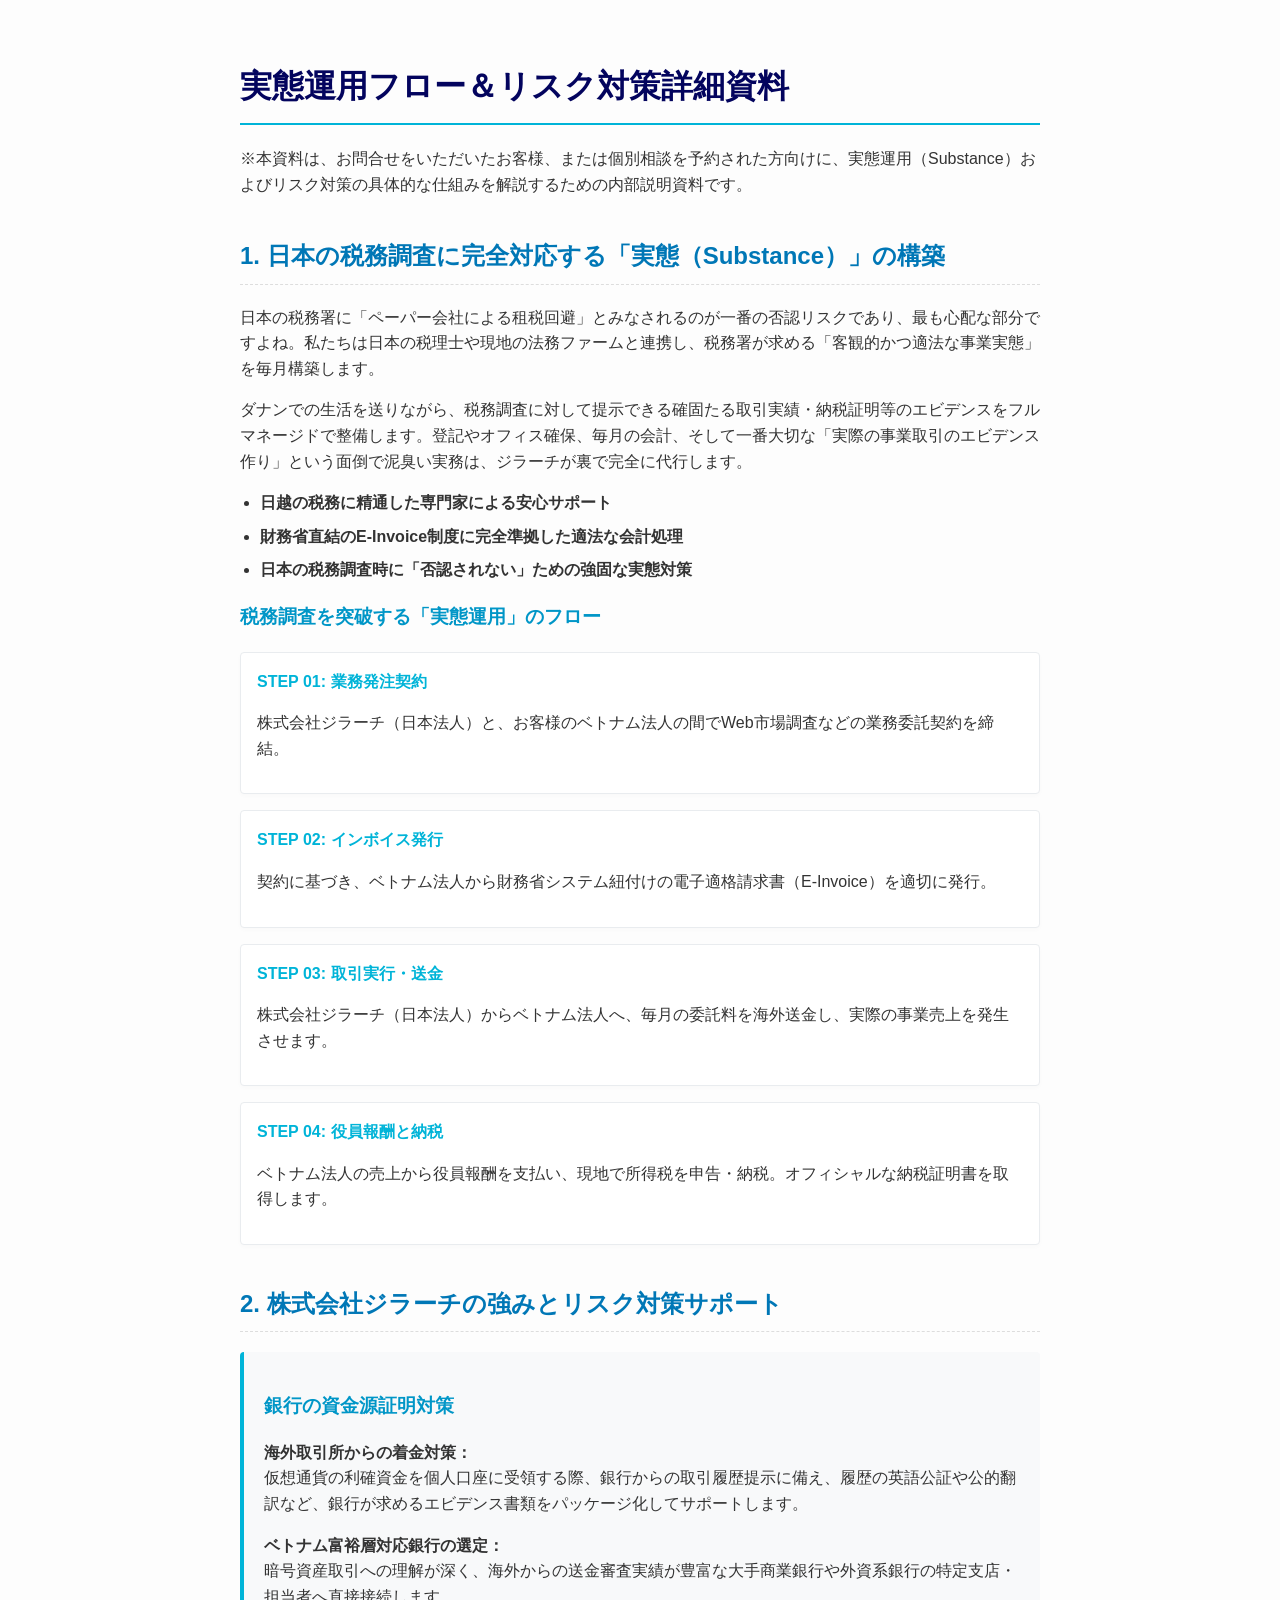
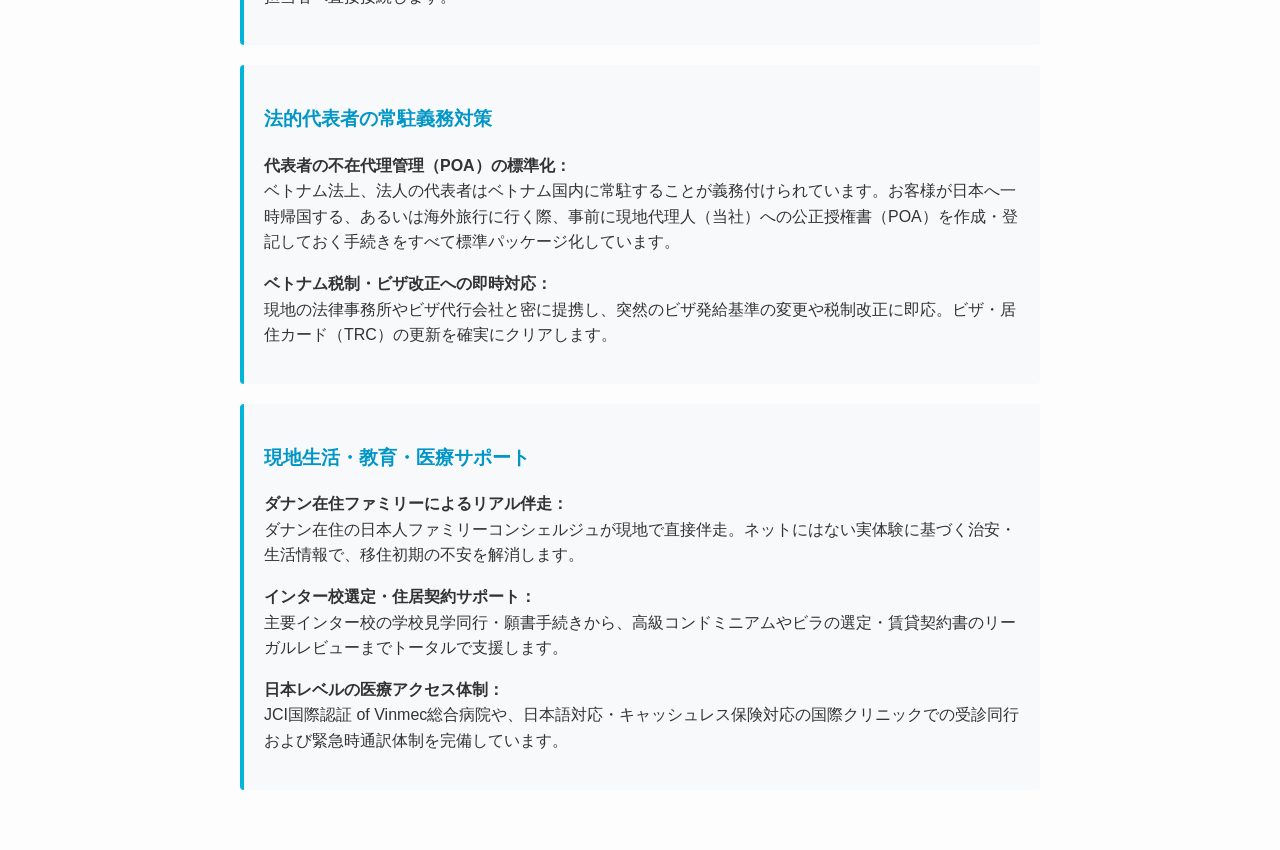
<file: docs/substance_and_bank_details.html>
<!DOCTYPE html>
<html lang="ja">
<head>
  <meta charset="UTF-8">
  <title>実態運用フロー＆強み・リスク対策詳細（お問合せ者用PDF・資料ソース）</title>
  <style>
    body {
      font-family: 'Helvetica Neue', Arial, sans-serif;
      line-height: 1.6;
      color: #333;
      padding: 40px;
      max-width: 800px;
      margin: 0 auto;
      background: #fdfdfd;
    }
    h1 {
      border-bottom: 2px solid #00b4d8;
      padding-bottom: 10px;
      color: #03045e;
    }
    h2 {
      color: #0077b6;
      margin-top: 40px;
      border-bottom: 1px dashed #ddd;
      padding-bottom: 8px;
    }
    h3 {
      color: #0096c7;
    }
    h4 {
      color: #03045e;
      margin-bottom: 8px;
    }
    .card {
      background: #f8f9fa;
      border-left: 4px solid #00b4d8;
      padding: 20px;
      margin-bottom: 20px;
      border-radius: 4px;
    }
    .grid {
      display: grid;
      grid-template-columns: repeat(2, 1fr);
      gap: 20px;
    }
    ul {
      padding-left: 20px;
    }
    li {
      margin-bottom: 8px;
    }
    .step-list {
      display: flex;
      flex-direction: column;
      gap: 16px;
      margin-top: 20px;
    }
    .step-item {
      background: #fff;
      border: 1px solid #e9ecef;
      padding: 16px;
      border-radius: 4px;
      box-shadow: 0 2px 4px rgba(0,0,0,0.02);
    }
    .step-num {
      font-weight: 800;
      color: #00b4d8;
      margin-bottom: 4px;
    }
  </style>
</head>
<body>

  <h1>実態運用フロー＆リスク対策詳細資料</h1>
  <p>※本資料は、お問合せをいただいたお客様、または個別相談を予約された方向けに、実態運用（Substance）およびリスク対策の具体的な仕組みを解説するための内部説明資料です。</p>

  <!-- Substance Section -->
  <h2>1. 日本の税務調査に完全対応する「実態（Substance）」の構築</h2>
  <p>
    日本の税務署に「ペーパー会社による租税回避」とみなされるのが一番の否認リスクであり、最も心配な部分ですよね。私たちは日本の税理士や現地の法務ファームと連携し、税務署が求める「客観的かつ適法な事業実態」を毎月構築します。
  </p>
  <p>
    ダナンでの生活を送りながら、税務調査に対して提示できる確固たる取引実績・納税証明等のエビデンスをフルマネージドで整備します。登記やオフィス確保、毎月の会計、そして一番大切な「実際の事業取引のエビデンス作り」という面倒で泥臭い実務は、ジラーチが裏で完全に代行します。
  </p>
  <ul>
    <li><strong>日越の税務に精通した専門家による安心サポート</strong></li>
    <li><strong>財務省直結のE-Invoice制度に完全準拠した適法な会計処理</strong></li>
    <li><strong>日本の税務調査時に「否認されない」ための強固な実態対策</strong></li>
  </ul>

  <h3>税務調査を突破する「実態運用」のフロー</h3>
  <div class="step-list">
    <div class="step-item">
      <div class="step-num">STEP 01: 業務発注契約</div>
      <p>株式会社ジラーチ（日本法人）と、お客様のベトナム法人の間でWeb市場調査などの業務委託契約を締結。</p>
    </div>
    <div class="step-item">
      <div class="step-num">STEP 02: インボイス発行</div>
      <p>契約に基づき、ベトナム法人から財務省システム紐付けの電子適格請求書（E-Invoice）を適切に発行。</p>
    </div>
    <div class="step-item">
      <div class="step-num">STEP 03: 取引実行・送金</div>
      <p>株式会社ジラーチ（日本法人）からベトナム法人へ、毎月の委託料を海外送金し、実際の事業売上を発生させます。</p>
    </div>
    <div class="step-item">
      <div class="step-num">STEP 04: 役員報酬と納税</div>
      <p>ベトナム法人の売上から役員報酬を支払い、現地で所得税を申告・納税。オフィシャルな納税証明書を取得します。</p>
    </div>
  </div>

  <!-- Bank & Risk Section -->
  <h2>2. 株式会社ジラーチの強みとリスク対策サポート</h2>

  <div class="card">
    <h3>銀行の資金源証明対策</h3>
    <p><strong>海外取引所からの着金対策：</strong><br>
    仮想通貨の利確資金を個人口座に受領する際、銀行からの取引履歴提示に備え、履歴の英語公証や公的翻訳など、銀行が求めるエビデンス書類をパッケージ化してサポートします。</p>
    <p><strong>ベトナム富裕層対応銀行の選定：</strong><br>
    暗号資産取引への理解が深く、海外からの送金審査実績が豊富な大手商業銀行や外資系銀行の特定支店・担当者へ直接接続します。</p>
  </div>

  <div class="card">
    <h3>法的代表者の常駐義務対策</h3>
    <p><strong>代表者の不在代理管理（POA）の標準化：</strong><br>
    ベトナム法上、法人の代表者はベトナム国内に常駐することが義務付けられています。お客様が日本へ一時帰国する、あるいは海外旅行に行く際、事前に現地代理人（当社）への公正授権書（POA）を作成・登記しておく手続きをすべて標準パッケージ化しています。</p>
    <p><strong>ベトナム税制・ビザ改正への即時対応：</strong><br>
    現地の法律事務所やビザ代行会社と密に提携し、突然のビザ発給基準の変更や税制改正に即応。ビザ・居住カード（TRC）の更新を確実にクリアします。</p>
  </div>

  <div class="card">
    <h3>現地生活・教育・医療サポート</h3>
    <p><strong>ダナン在住ファミリーによるリアル伴走：</strong><br>
    ダナン在住の日本人ファミリーコンシェルジュが現地で直接伴走。ネットにはない実体験に基づく治安・生活情報で、移住初期の不安を解消します。</p>
    <p><strong>インター校選定・住居契約サポート：</strong><br>
    主要インター校の学校見学同行・願書手続きから、高級コンドミニアムやビラの選定・賃貸契約書のリーガルレビューまでトータルで支援します。</p>
    <p><strong>日本レベルの医療アクセス体制：</strong><br>
    JCI国際認証 of Vinmec総合病院や、日本語対応・キャッシュレス保険対応の国際クリニックでの受診同行および緊急時通訳体制を完備しています。</p>
  </div>

</body>
</html>
</file>
<file: style.css>
@import url('https://fonts.googleapis.com/css2?family=Noto+Sans+JP:wght@300;400;500;700;900&family=Outfit:wght@300;400;500;600;700;800&display=swap');

:root {
  --primary: #0077b6;
  --primary-light: #00b4d8;
  --primary-dark: #03045e;
  --accent: #90e0ef;
  --accent-soft: #caf0f8;
  --bg-light: #f4f9fc;
  --white: #ffffff;
  --text-main: #1a2530;
  --text-muted: #607285;
  --glass-bg: rgba(255, 255, 255, 0.8);
  --glass-border: rgba(255, 255, 255, 0.6);
  --shadow: 0 12px 40px 0 rgba(0, 119, 182, 0.08);
  --shadow-hover: 0 20px 48px 0 rgba(0, 119, 182, 0.15);
  --transition: all 0.4s cubic-bezier(0.16, 1, 0.3, 1);
  --radius: 16px;
  --radius-lg: 24px;
}

* {
  box-sizing: border-box;
  margin: 0;
  padding: 0;
}

html {
  scroll-behavior: smooth;
  scroll-padding-top: 80px;
}

body {
  font-family: 'Noto Sans JP', sans-serif;
  color: var(--text-main);
  background-color: var(--bg-light);
  line-height: 1.7;
  overflow-x: hidden;
}

h1, h2, h3, h4 {
  font-family: 'Outfit', 'Noto Sans JP', sans-serif;
  font-weight: 700;
  color: var(--primary-dark);
}

a {
  text-decoration: none;
  color: inherit;
  transition: var(--transition);
}

/* Common Layout */
.container {
  max-width: 1200px;
  margin: 0 auto;
  padding: 0 24px;
}

section {
  padding: 100px 0;
  position: relative;
}

/* Header */
header {
  position: fixed; /* 常時固定 */
  top: 0;
  left: 0;
  width: 100%;
  z-index: 100;
  padding: 20px 0; /* スクロール前は少し広めのパディング */
  background: rgba(255, 255, 255, 0.9); /* 白の半透明背景 */
  backdrop-filter: blur(20px);
  -webkit-backdrop-filter: blur(20px);
  box-shadow: 0 4px 30px rgba(0, 0, 0, 0.03);
  border-bottom: 1px solid var(--glass-border); /* 境界線 */
  transition: var(--transition);
}

header.sticky {
  padding: 12px 0; /* スクロール後はコンパクトに */
  background: rgba(255, 255, 255, 0.95); /* 少し不透明度を上げる */
}

.header-container {
  display: flex;
  justify-content: space-between;
  align-items: center;
}

.logo {
  display: flex;
  align-items: center;
  gap: 8px;
  font-size: 18px;
  font-weight: 800;
  color: var(--primary-dark);
}

.logo span {
  color: var(--primary-light);
}

nav ul {
  display: flex;
  list-style: none;
  gap: 20px;
}

nav a {
  font-size: 14px;
  font-weight: 500;
  color: var(--text-main);
}

nav a:hover {
  color: var(--primary);
}

.btn-header {
  background: var(--primary-dark);
  color: var(--white);
  padding: 8px 18px;
  border-radius: 50px;
  font-size: 13px;
  font-weight: 700;
  border: 1px solid transparent;
}

.btn-header:hover {
  background: var(--primary);
  transform: translateY(-2px);
}

/* Hero Section */
.hero {
  height: 100vh;
  min-height: 800px;
  display: flex;
  align-items: center;
  background: linear-gradient(135deg, rgba(244,249,252,0.8) 0%, rgba(202,240,248,0.4) 100%);
  position: relative;
  overflow: hidden;
  padding-top: 80px; /* 固定ヘッダー分の余白を確保し、コンテンツとの重なりを防止 */
}

.hero-bg-img {
  position: absolute;
  right: 0;
  top: 0;
  width: 50%;
  height: 100%;
  background-image: url('assets/luxury_condo_pool.webp');
  background-size: cover;
  background-position: center;
  z-index: 1;
}

.hero-bg-img::before {
  content: '';
  position: absolute;
  left: 0;
  top: 0;
  width: 100%;
  height: 100%;
  background: linear-gradient(90deg, rgba(244,249,252,1) 0%, rgba(244,249,252,0.8) 20%, rgba(244,249,252,0) 100%);
}

.hero-content {
  position: relative;
  z-index: 2;
  width: 100%;
}

@media (min-width: 992px) {
  .hero-content {
    width: 75%;
  }
}

@media (min-width: 1200px) {
  .hero-content {
    width: 65%;
  }
}

@media (min-width: 1400px) {
  .hero-content {
    width: 55%;
  }
}

.tagline {
  display: inline-block;
  background: var(--accent-soft);
  color: var(--primary-dark);
  padding: 6px 16px;
  border-radius: 50px;
  font-size: 14px;
  font-weight: 700;
  margin-bottom: 24px;
  border: 1px solid var(--accent);
}

.hero h1 {
  font-size: clamp(32px, 3.2vw, 48px);
  line-height: 1.35;
  margin-bottom: 24px;
}

.hero-pre-title {
  display: inline-block;
  font-size: 14px;
  font-weight: 800;
  color: var(--white);
  background: linear-gradient(90deg, #f59e0b 0%, #d97706 100%);
  padding: 6px 16px;
  border-radius: 50px;
  margin-bottom: 20px;
  letter-spacing: 1px;
  box-shadow: 0 4px 12px rgba(217, 119, 6, 0.35);
}

.hero h1 span {
  background: linear-gradient(90deg, var(--primary-dark) 0%, var(--primary-light) 100%);
  -webkit-background-clip: text;
  -webkit-text-fill-color: transparent;
}

.hero-title-line {
  display: block;
}

@media (min-width: 992px) {
  .hero-title-line {
    white-space: nowrap;
  }
}

.hero p {
  font-size: 18px;
  color: var(--text-muted);
  margin-bottom: 40px;
  max-width: 540px;
}

.cta-group {
  display: flex;
  gap: 16px;
}

.cta-group .btn-primary,
.cta-group .btn-secondary {
  font-size: 15px;
  padding: 14px 28px;
}

.btn-primary {
  background: linear-gradient(135deg, var(--primary) 0%, var(--primary-light) 100%);
  color: var(--white);
  padding: 16px 36px;
  border-radius: 50px;
  font-size: 16px;
  font-weight: 700;
  box-shadow: 0 8px 20px rgba(0, 180, 216, 0.25);
  display: inline-block;
  text-align: center;
}

.btn-primary:hover {
  transform: translateY(-3px);
  box-shadow: 0 12px 28px rgba(0, 180, 216, 0.4);
}

.btn-secondary {
  background: var(--white);
  color: var(--primary-dark);
  padding: 16px 36px;
  border-radius: 50px;
  font-size: 16px;
  font-weight: 700;
  border: 1px solid var(--accent);
  display: inline-block;
  text-align: center;
}

.btn-secondary:hover {
  background: var(--accent-soft);
  transform: translateY(-3px);
}

/* Floating Badges */
.floating-badge-container {
  position: absolute;
  right: 6%;
  top: 52%;
  transform: translateY(-50%);
  display: flex;
  flex-direction: column;
  gap: 20px;
  z-index: 3;
}

.floating-badge {
  background: rgba(255, 255, 255, 0.88);
  backdrop-filter: blur(10px);
  -webkit-backdrop-filter: blur(10px);
  border: 1px solid var(--glass-border);
  padding: 16px 24px;
  border-radius: var(--radius);
  box-shadow: var(--shadow);
  display: flex;
  align-items: center;
  gap: 16px;
  width: 380px;
  transition: all 0.3s ease;
}

.floating-badge:hover {
  transform: translateX(-5px);
  background: rgba(255, 255, 255, 0.95);
  box-shadow: var(--shadow-lg);
}

.badge-icon {
  width: 48px;
  height: 48px;
  background: var(--accent-soft);
  border-radius: 50%;
  display: flex;
  align-items: center;
  justify-content: center;
  color: var(--primary);
  font-size: 20px;
}

.badge-text h4 {
  font-size: 16px;
  margin-bottom: 2px;
}

.badge-text p {
  font-size: 12px;
  margin: 0;
  color: var(--text-muted);
}

/* Trouble Section Redesign */
.trouble-wrapper {
  display: grid;
  grid-template-columns: 1.1fr 1.2fr;
  gap: 48px;
  align-items: center;
  margin-top: 48px;
}

.trouble-image-container {
  position: relative;
  border-radius: var(--radius-lg);
  overflow: hidden;
  box-shadow: 0 20px 40px rgba(0, 0, 0, 0.15);
  border: 1px solid var(--glass-border);
}

.trouble-image {
  width: 100%;
  height: auto;
  display: block;
  transition: transform 0.5s ease;
}

.trouble-image-container:hover .trouble-image {
  transform: scale(1.03);
}

.image-overlay-badge {
  position: absolute;
  top: 20px;
  left: 20px;
  background: rgba(230, 57, 70, 0.95);
  color: var(--white);
  padding: 8px 16px;
  font-size: 13px;
  font-weight: 700;
  border-radius: 50px;
  box-shadow: 0 4px 12px rgba(0,0,0,0.2);
  z-index: 2;
  backdrop-filter: blur(4px);
}

.trouble-cards-container {
  display: flex;
  flex-direction: column;
  gap: 36px;
}

.trouble-card {
  position: relative;
  background: var(--white);
  padding: 40px 40px 40px 48px;
  border-radius: var(--radius-lg);
  border: 1px solid var(--glass-border);
  box-shadow: var(--shadow);
  display: flex;
  gap: 24px;
  align-items: flex-start;
  transition: all 0.3s ease;
}
.trouble-card h4 {
  font-size: 20px;
  margin-bottom: 8px;
  color: var(--primary-dark);
}
.trouble-card p {
  font-size: 15px;
  line-height: 1.7;
  color: var(--text-muted);
}

.trouble-card:hover {
  transform: translateY(-5px);
  box-shadow: var(--shadow-lg);
  border-color: rgba(230, 57, 70, 0.2);
}

.trouble-card-badge {
  position: absolute;
  top: -12px;
  left: 32px;
  background: var(--primary-dark);
  color: var(--white);
  padding: 2px 12px;
  font-size: 11px;
  font-weight: 800;
  border-radius: 50px;
  letter-spacing: 0.5px;
}

.trouble-card-icon {
  background: #fff0f3;
  color: #e63946;
  width: 54px;
  height: 54px;
  border-radius: 50%;
  display: flex;
  align-items: center;
  justify-content: center;
  font-size: 24px;
  flex-shrink: 0;
  box-shadow: inset 0 2px 4px rgba(230, 57, 70, 0.1);
}

.trouble-card-body h4 {
  font-size: 19px;
  color: var(--primary-dark);
  margin-bottom: 10px;
  font-weight: 800;
}

.trouble-card-body .highlight-red {
  color: #e63946;
  font-size: 22px;
  font-weight: 900;
  margin: 0 4px;
  border-bottom: 2px solid rgba(230, 57, 70, 0.2);
}

.trouble-card-body p {
  font-size: 14px;
  color: var(--text-muted);
  line-height: 1.7;
  margin: 0;
}

/* About Proposal Box Style */
.about-proposal-wrapper {
  margin-top: 56px;
  background: linear-gradient(135deg, var(--white) 0%, rgba(202, 240, 248, 0.15) 100%);
  border-radius: var(--radius-lg);
  border: 1px solid var(--glass-border);
  box-shadow: var(--shadow);
  display: flex;
  overflow: hidden;
  align-items: stretch;
}

.about-proposal-image {
  width: 40%;
  flex-shrink: 0;
  position: relative;
}

.about-proposal-image img {
  width: 100%;
  height: 100%;
  object-fit: cover;
  display: block;
}

.about-proposal-content {
  padding: 56px 48px;
  width: 60%;
  display: flex;
  flex-direction: column;
  justify-content: center;
}

.proposal-tag {
  align-self: flex-start;
  background: var(--primary-dark);
  color: var(--white);
  font-size: 11px;
  font-weight: 800;
  padding: 4px 12px;
  border-radius: 50px;
  margin-bottom: 16px;
  letter-spacing: 1px;
}

.about-proposal-content h3 {
  font-size: 28px;
  color: var(--primary-dark);
  line-height: 1.5;
  margin-bottom: 16px;
  font-weight: 800;
}

.about-proposal-content p {
  font-size: 16px;
  color: var(--text-muted);
  line-height: 1.8;
  margin-bottom: 0px;
}

.about-to-charm-arrow {
  border-top: 1px solid var(--accent-soft);
  padding-top: 20px;
  margin-top: 20px;
}

.about-to-charm-arrow p {
  font-size: 15px;
  font-weight: 700;
  color: var(--primary-dark);
  margin: 0;
  line-height: 1.6;
}

/* Section Common Styles */
.section-title {
  text-align: center;
  margin-bottom: 60px;
}

.section-title h2 {
  font-size: 36px;
  margin-bottom: 16px;
}

.section-title p {
  color: var(--text-muted);
  max-width: 600px;
  margin: 0 auto;
}

/* Pain & Solutions Section */
.pain-sol-wrapper {
  display: grid;
  grid-template-columns: 1fr 1fr;
  gap: 48px;
  align-items: center;
}

.compound-grid {
  display: grid;
  grid-template-columns: 1fr 1fr;
  gap: 32px;
}

.concierge-box {
  margin-top: 50px;
  background: var(--bg-light);
  border-radius: var(--radius-lg);
  padding: 40px;
  border: 1px solid var(--accent);
  display: flex;
  align-items: center;
  gap: 40px;
}

.simulator-inputs {
  display: grid;
  grid-template-columns: 1fr 1fr;
  gap: 20px;
  margin-bottom: 24px;
}

.pain-container {
  background: #fff0f3;
  padding: 40px;
  border-radius: var(--radius-lg);
  border: 1px solid #ffccd5;
}

.pain-container h3 {
  color: #c9184a;
  margin-bottom: 24px;
  display: flex;
  align-items: center;
  gap: 10px;
}

.pain-list {
  list-style: none;
}

.pain-list li {
  position: relative;
  padding-left: 28px;
  margin-bottom: 20px;
  font-size: 15px;
}

.pain-list li::before {
  content: "×";
  position: absolute;
  left: 0;
  top: -2px;
  font-size: 22px;
  color: #ff4d6d;
  font-weight: 700;
}

.sol-container {
  background: var(--white);
  padding: 40px;
  border-radius: var(--radius-lg);
  border: 1px solid var(--accent);
  box-shadow: var(--shadow);
}

.sol-container h3 {
  color: var(--primary);
  margin-bottom: 24px;
  display: flex;
  align-items: center;
  gap: 10px;
}

.sol-list {
  list-style: none;
}

.sol-list li {
  position: relative;
  padding-left: 28px;
  margin-bottom: 20px;
  font-size: 15px;
}

.sol-list li::before {
  content: "✓";
  position: absolute;
  left: 0;
  top: 0;
  font-size: 18px;
  color: var(--primary-light);
  font-weight: 700;
}

/* Plans Section */
.plans-wrapper {
  display: grid;
  grid-template-columns: repeat(3, 1fr);
  gap: 24px;
  max-width: 1200px;
  margin: 0 auto;
}

@media (max-width: 1200px) {
  .plans-wrapper {
    grid-template-columns: repeat(2, 1fr);
    max-width: 800px;
  }
}

.plan-card {
  background: var(--white);
  border-radius: var(--radius-lg);
  padding: 48px;
  border: 1px solid var(--glass-border);
  box-shadow: var(--shadow);
  transition: var(--transition);
  position: relative;
  display: flex;
  flex-direction: column;
}

.plan-card:hover {
  transform: translateY(-8px);
  box-shadow: var(--shadow-hover);
}

.plan-card.featured {
  border: 2px solid var(--primary-light);
}

.plan-card.featured::before {
  content: 'RECOMMENDED';
  position: absolute;
  top: -14px;
  left: 50%;
  transform: translateX(-50%);
  background: linear-gradient(135deg, var(--primary) 0%, var(--primary-light) 100%);
  color: var(--white);
  font-size: 11px;
  font-weight: 800;
  padding: 4px 16px;
  border-radius: 50px;
  letter-spacing: 1px;
}

.plan-badge {
  display: inline-block;
  background: var(--bg-light);
  color: var(--primary-dark);
  padding: 4px 12px;
  border-radius: 50px;
  font-size: 12px;
  font-weight: 700;
  margin-bottom: 16px;
}

.plan-card.featured .plan-badge {
  background: var(--accent-soft);
  color: var(--primary-dark);
}

.plan-card h3 {
  font-size: 24px;
  margin-bottom: 8px;
}

.plan-duration {
  font-size: 14px;
  color: var(--text-muted);
  margin-bottom: 24px;
}

.plan-price {
  font-family: 'Outfit', sans-serif;
  font-size: 40px;
  font-weight: 800;
  color: var(--primary-dark);
  margin-bottom: 8px;
}

.plan-price span {
  font-size: 16px;
  font-weight: 500;
  color: var(--text-muted);
}

.plan-deposit {
  font-size: 13px;
  color: var(--primary);
  background: var(--bg-light);
  padding: 6px 12px;
  border-radius: 8px;
  display: inline-block;
  margin-bottom: 32px;
}

.plan-card.featured .plan-deposit {
  background: var(--accent-soft);
}

.plan-features {
  list-style: none;
  margin-bottom: 40px;
  flex-grow: 1;
}

.plan-features li {
  position: relative;
  padding-left: 24px;
  margin-bottom: 16px;
  font-size: 14px;
}

.plan-features li::before {
  content: "✓";
  position: absolute;
  left: 0;
  top: 0;
  color: var(--primary-light);
  font-weight: 700;
}

/* Scheme Section */
.scheme {
  background: var(--white);
}

.scheme-steps {
  display: grid;
  grid-template-columns: repeat(4, 1fr);
  gap: 24px;
  margin-top: 48px;
}

.step-card {
  text-align: center;
  position: relative;
}

.step-card:not(:last-child)::after {
  content: '→';
  position: absolute;
  top: 30px;
  right: -12%;
  font-size: 24px;
  color: var(--accent);
}

.step-num {
  width: 64px;
  height: 64px;
  background: var(--bg-light);
  border: 1px solid var(--accent);
  border-radius: 50%;
  display: flex;
  align-items: center;
  justify-content: center;
  font-family: 'Outfit', sans-serif;
  font-size: 20px;
  font-weight: 700;
  color: var(--primary);
  margin: 0 auto 20px;
  box-shadow: var(--shadow);
}

.step-card h4 {
  font-size: 20px;
  margin-bottom: 12px;
}

.step-card p {
  font-size: 14.5px;
  color: var(--text-muted);
}

/* Substance & Bank Section */
.details-grid {
  display: grid;
  grid-template-columns: repeat(3, 1fr);
  gap: 32px;
  margin-top: 60px;
}

.detail-card {
  background: var(--white);
  border-radius: var(--radius-lg);
  padding: 0;
  border: 1px solid var(--glass-border);
  box-shadow: var(--shadow);
  display: flex;
  flex-direction: column;
  overflow: hidden;
  transition: var(--transition);
}

.detail-card:hover {
  transform: translateY(-5px);
  box-shadow: var(--shadow-lg);
}

.detail-card-image {
  width: 100%;
  height: 180px;
  overflow: hidden;
  position: relative;
}

.detail-card-image img {
  width: 100%;
  height: 100%;
  object-fit: cover;
  display: block;
  transition: transform 0.6s cubic-bezier(0.16, 1, 0.3, 1);
}

.detail-card:hover .detail-card-image img {
  transform: scale(1.04);
}

.detail-card-body {
  padding: 40px;
  flex: 1;
  display: flex;
  flex-direction: column;
}

.detail-card h3 {
  font-size: 22px;
  margin-bottom: 24px;
  display: flex;
  align-items: center;
  gap: 12px;
  color: var(--primary-dark);
}

.detail-card h3 i {
  color: var(--primary-light);
}

.detail-item {
  margin-bottom: 24px;
}

.detail-item:last-child {
  margin-bottom: 0;
}

.detail-item h5 {
  font-size: 16.5px;
  font-weight: 700;
  margin-bottom: 6px;
  color: var(--primary-dark);
}

.detail-item p {
  font-size: 14.5px;
  color: var(--text-muted);
}

/* Substance Flow Intro */
.substance-intro {
  display: flex;
  gap: 40px;
  align-items: center;
  margin-bottom: 48px;
  background: var(--bg-light);
  border-radius: var(--radius-lg);
  overflow: hidden;
  box-shadow: var(--shadow-sm);
  border: 1px solid rgba(0, 180, 216, 0.1);
}

.substance-intro-image {
  flex: 1;
  min-height: 320px;
  align-self: stretch;
}

.substance-intro-image img {
  width: 100%;
  height: 100%;
  object-fit: cover;
  display: block;
}

.substance-intro-content {
  flex: 1.2;
  padding: 48px;
}

.substance-intro-content h3 {
  font-size: 28px;
  color: var(--primary-dark);
  font-weight: 800;
  margin-bottom: 16px;
  position: relative;
}

.substance-intro-content h3::after {
  content: '';
  position: absolute;
  bottom: -6px;
  left: 0;
  width: 50px;
  height: 3px;
  background: var(--primary);
}

.substance-intro-content p {
  font-size: 16px;
  line-height: 1.8;
  color: var(--text-main);
  margin-bottom: 16px;
}

.substance-intro-content ul {
  list-style: none;
  padding: 0;
}

.substance-intro-content li {
  font-size: 15.5px;
  font-weight: 700;
  color: var(--primary-dark);
  margin-bottom: 10px;
  display: flex;
  align-items: center;
  gap: 12px;
}

.substance-intro-content li i {
  color: var(--primary);
}

/* Contact Form */
.contact {
  background: linear-gradient(135deg, rgba(202,240,248,0.2) 0%, rgba(244,249,252,0.8) 100%);
}

.contact-wrapper {
  max-width: 680px;
  margin: 0 auto;
  background: var(--white);
  border-radius: var(--radius-lg);
  padding: 48px;
  box-shadow: var(--shadow);
  border: 1px solid var(--glass-border);
}

.contact-form .form-group {
  margin-bottom: 24px;
}

.contact-form label {
  display: block;
  font-size: 14px;
  font-weight: 700;
  margin-bottom: 8px;
  color: var(--primary-dark);
}

.contact-form input,
.contact-form select,
.contact-form textarea {
  width: 100%;
  padding: 12px 16px;
  border: 1px solid var(--accent);
  border-radius: 8px;
  font-family: inherit;
  font-size: 15px;
  color: var(--text-main);
  background-color: var(--bg-light);
  transition: var(--transition);
}

.contact-form input:focus,
.contact-form select:focus,
.contact-form textarea:focus {
  outline: none;
  border-color: var(--primary);
  background-color: var(--white);
  box-shadow: 0 0 0 3px rgba(0, 180, 216, 0.15);
}

.btn-submit {
  width: 100%;
  background: linear-gradient(135deg, var(--primary) 0%, var(--primary-light) 100%);
  color: var(--white);
  padding: 16px;
  border-radius: 8px;
  font-size: 16px;
  font-weight: 700;
  border: none;
  cursor: pointer;
  box-shadow: 0 8px 20px rgba(0, 180, 216, 0.25);
  transition: var(--transition);
}

.btn-submit:hover {
  transform: translateY(-2px);
  box-shadow: 0 12px 28px rgba(0, 180, 216, 0.4);
}

/* Footer */
footer {
  background: var(--primary-dark);
  color: rgba(255, 255, 255, 0.7);
  padding: 48px 0;
  text-align: center;
  font-size: 13px;
}

footer .logo {
  color: var(--white);
  justify-content: center;
  margin-bottom: 16px;
}

/* Animations */
.fade-in {
  opacity: 0;
  transform: translateY(30px);
  transition: opacity 0.8s ease, transform 0.8s ease;
}

.fade-in.appear {
  opacity: 1;
  transform: translateY(0);
}

/* Responsive */
@media (max-width: 992px) {
  .hero {
    background: linear-gradient(135deg, rgba(10, 34, 64, 0.92) 0%, rgba(0, 50, 80, 0.88) 100%), url('assets/luxury_condo_pool.webp');
    background-size: cover;
    background-position: center;
    color: var(--white);
    padding-top: 180px !important; /* 固定ヘッダーに隠れる部分とデザイン余白を考慮 */
    padding-bottom: 80px !important;
    height: auto;
    min-height: 100vh;
    display: flex;
    flex-direction: column;
    justify-content: flex-start; /* 上部から開始して余白を正確にコントロール */
    align-items: center;
  }
  .hero-bg-img {
    display: none;
  }
  .hero-content {
    width: 100%;
    text-align: center;
  }
  .hero h1 {
    color: var(--white);
  }

  .hero h1 span {
    background: linear-gradient(90deg, #90e0ef 0%, #00b4d8 100%);
    -webkit-background-clip: text;
    -webkit-text-fill-color: transparent;
  }
  .hero p {
    color: rgba(255, 255, 255, 0.85);
    margin-left: auto;
    margin-right: auto;
  }
  .tagline {
    background: rgba(0, 180, 216, 0.15);
    color: #90e0ef;
    border-color: rgba(0, 180, 216, 0.3);
  }
  .cta-group {
    justify-content: center;
  }
  .floating-badge-container {
    position: static;
    transform: none;
    display: flex;
    flex-direction: column;
    gap: 16px;
    margin-top: 48px;
    width: 100%;
    align-items: center;
    padding: 0 24px;
    box-sizing: border-box;
  }
  .floating-badge {
    position: static;
    width: 100%;
    max-width: 480px;
    background: rgba(255, 255, 255, 0.08);
    border: 1px solid rgba(255, 255, 255, 0.12);
    backdrop-filter: blur(8px);
    -webkit-backdrop-filter: blur(8px);
    padding: 14px 20px;
    border-radius: var(--radius);
    display: flex;
    align-items: center;
    gap: 16px;
    box-shadow: 0 8px 32px 0 rgba(0, 0, 0, 0.2);
    text-align: left;
  }
  .floating-badge h4 {
    color: var(--white);
    font-size: 15px;
    margin-bottom: 4px;
    font-weight: 700;
  }
  .floating-badge p {
    color: rgba(255, 255, 255, 0.7);
    font-size: 12px;
    margin: 0;
  }
  .badge-icon {
    background: rgba(255, 255, 255, 0.1);
    color: #90e0ef;
    width: 44px;
    height: 44px;
    font-size: 18px;
    border-radius: 50%;
    display: flex;
    align-items: center;
    justify-content: center;
    flex-shrink: 0;
  }
  .pain-sol-wrapper {
    grid-template-columns: 1fr;
  }
  .compound-grid {
    grid-template-columns: 1fr;
    gap: 24px;
  }
  .plans-wrapper {
    grid-template-columns: 1fr;
    max-width: 480px;
  }
  .scheme-steps {
    grid-template-columns: 1fr 1fr;
    gap: 40px;
  }
  .step-card:not(:last-child)::after {
    display: none;
  }
  .details-grid {
    grid-template-columns: 1fr;
  }
  .trouble-wrapper {
    grid-template-columns: 1fr;
    gap: 32px;
  }
  .trouble-card {
    padding: 28px 24px 28px 24px;
  }
  .trouble-card-badge {
    left: 24px;
  }
  .about-proposal-wrapper {
    flex-direction: column;
  }
  .about-proposal-image {
    width: 100%;
    height: 300px;
  }
  .about-proposal-content {
    width: 100%;
    padding: 32px 24px;
  }
}

@media (max-width: 576px) {
  .cta-group {
    flex-direction: column;
    align-items: stretch;
    width: 100%;
    max-width: 320px;
    margin: 0 auto;
    gap: 12px;
  }
  .scheme-steps {
    grid-template-columns: 1fr;
  }
  nav {
    display: block;
  }
  .hero h1 {
    font-size: 28px;
  }
  .hero-pre-title {
    font-size: 12.5px;
    margin-bottom: 12px;
    padding: 5px 12px;
  }
}

/* Inheritance Section (10-Year Rule) */
.inheritance-wrapper {
  display: flex;
  gap: 40px;
  align-items: stretch;
  margin-top: 40px;
}

.inheritance-visual {
  width: 45%;
  flex-shrink: 0;
  position: relative;
  border-radius: var(--radius-lg);
  overflow: hidden;
  box-shadow: var(--shadow);
}

.inheritance-visual img {
  width: 100%;
  height: 100%;
  object-fit: cover;
  display: block;
  transition: transform 0.6s cubic-bezier(0.16, 1, 0.3, 1);
}

.inheritance-wrapper:hover .inheritance-visual img {
  transform: scale(1.03);
}

.inheritance-info {
  width: 55%;
  display: flex;
  flex-direction: column;
  gap: 24px;
}

/* Compound Section (Non-Tax Interest) */
.compound-wrapper {
  display: flex;
  background: var(--white);
  border-radius: var(--radius-lg);
  border: 2px solid var(--accent);
  box-shadow: var(--shadow);
  overflow: hidden;
  margin-bottom: 60px;
  align-items: stretch;
}

.compound-visual {
  width: 38%;
  flex-shrink: 0;
  position: relative;
  overflow: hidden;
}

.compound-visual img {
  width: 100%;
  height: 100%;
  object-fit: cover;
  display: block;
  transition: transform 0.6s cubic-bezier(0.16, 1, 0.3, 1);
}

.compound-wrapper:hover .compound-visual img {
  transform: scale(1.03);
}

.compound-content {
  padding: 40px;
  width: 62%;
  display: flex;
  flex-direction: column;
}

@media (max-width: 992px) {
  .inheritance-wrapper {
    flex-direction: column;
    gap: 32px;
  }
  .inheritance-visual {
    width: 100%;
    height: 360px;
  }
  .inheritance-info {
    width: 100%;
  }

  .compound-wrapper {
    flex-direction: column;
  }
  .compound-visual {
    width: 100%;
    height: 360px;
  }
  .compound-content {
    width: 100%;
    padding: 32px 24px;
  }


  
  /* Hide utility */
  .hide-on-mobile {
    display: none !important;
  }

  /* Swipe Navigation */
  .header-container {
    flex-wrap: wrap;
    gap: 12px;
    justify-content: space-between;
  }
  
  nav {
    display: block !important;
    order: 3;
    width: 100%;
    overflow-x: auto;
    white-space: nowrap;
    padding: 6px 0;
    margin-top: 4px;
    -webkit-overflow-scrolling: touch;
  }
  
  nav::-webkit-scrollbar {
    display: none;
  }
  
  nav ul {
    gap: 12px;
    padding: 0 4px;
  }
  
  nav a {
    font-size: 13px;
    padding: 6px 14px;
    background: var(--bg-light);
    border-radius: 50px;
    border: 1px solid var(--accent-soft);
    display: inline-block;
  }

  .btn-header {
    padding: 8px 16px;
    font-size: 12px;
  }

  /* Padding Adjustments for Sections and Cards on Mobile */
  section {
    padding: 60px 0;
  }

  .pain-sol-wrapper {
    gap: 24px;
  }

  .pain-container, .sol-container {
    padding: 24px 20px;
  }

  .plan-card {
    padding: 32px 24px;
  }
  
  .concierge-box {
    margin-top: 40px;
    padding: 32px 24px;
    flex-direction: column;
    align-items: stretch;
    gap: 24px;
  }
}

@media (max-width: 576px) {
  .header-container {
    padding: 0 16px;
  }
  .logo {
    font-size: 15px;
  }
  .btn-header {
    padding: 6px 12px;
    font-size: 11px;
  }
  nav a {
    font-size: 12px;
    padding: 5px 10px;
  }

  .hero p {
    font-size: 14px;
  }

  .section-title h2 {
    font-size: 24px;
  }

  .simulator-inputs {
    grid-template-columns: 1fr;
    gap: 16px;
  }
  
  /* Overrides for big box inline paddings */
  #simulation div[style*="padding: 40px"],
  #schools div[style*="padding: 40px"] {
    padding: 24px 16px !important;
  }
}

/* Tour Selection Cards */
.tour-cards {
  display: flex;
  gap: 20px;
  margin-bottom: 32px;
}

.tour-card {
  flex: 1;
  background: var(--bg-light);
  border-radius: var(--radius-md);
  padding: 24px;
  border: 2px solid var(--accent-soft);
  transition: var(--transition);
  cursor: pointer;
  position: relative;
  overflow: hidden;
  display: flex;
  flex-direction: column;
}

.tour-card:hover {
  transform: translateY(-4px);
  border-color: var(--primary-light);
  box-shadow: var(--shadow);
}

.tour-card.selected {
  border-color: var(--primary);
  background-color: var(--white);
  box-shadow: 0 10px 25px rgba(0, 180, 216, 0.15);
}

.tour-card .tour-badge {
  display: inline-block;
  background: var(--accent);
  color: var(--primary-dark);
  font-size: 11px;
  font-weight: 700;
  padding: 4px 10px;
  border-radius: 4px;
  margin-bottom: 12px;
  align-self: flex-start;
}

.tour-card.selected .tour-badge {
  background: var(--primary);
  color: var(--white);
}

.tour-card h4 {
  font-size: 16px;
  color: var(--primary-dark);
  margin-top: 0;
  margin-bottom: 12px;
  font-weight: 700;
}

.tour-card p {
  font-size: 13px;
  color: var(--text-muted);
  line-height: 1.6;
  margin-bottom: 16px;
  flex-grow: 1;
}

.tour-card ul {
  list-style: none;
  padding: 0;
  margin: 0 0 20px 0;
}

.tour-card li {
  font-size: 12px;
  color: var(--text-main);
  margin-bottom: 8px;
  display: flex;
  align-items: center;
}

.tour-card li i {
  color: var(--primary-light);
  margin-right: 8px;
  font-size: 12px;
}

.tour-card.selected li i {
  color: var(--primary);
}

.tour-card .tour-select-indicator {
  display: flex;
  align-items: center;
  justify-content: center;
  font-size: 13px;
  font-weight: 700;
  color: var(--primary-light);
  padding: 10px;
  border: 1px solid var(--accent);
  border-radius: 6px;
  margin-top: auto;
  transition: var(--transition);
  text-align: center;
}

.tour-card.selected .tour-select-indicator {
  background: var(--primary);
  color: var(--white);
  border-color: var(--primary);
}

@media (max-width: 768px) {
  .tour-cards {
    flex-direction: column;
  }
}

/* Roadmap (Flow) Section */
.flow-container {
  display: flex;
  flex-direction: column;
  gap: 40px;
  margin-top: 50px;
  position: relative;
}

.flow-container::before {
  content: '';
  position: absolute;
  left: 35px;
  top: 20px;
  bottom: 20px;
  width: 2px;
  background: var(--accent);
  z-index: 1;
}

.flow-step {
  background: var(--white);
  padding: 40px 40px 40px 72px;
  border-radius: var(--radius-lg);
  border: 1px solid var(--glass-border);
  box-shadow: var(--shadow);
  position: relative;
  z-index: 2;
  transition: var(--transition);
  display: flex;
  gap: 32px;
  align-items: stretch;
}

.flow-card-content {
  flex: 1;
}

.flow-card-image {
  width: 280px;
  flex-shrink: 0;
  border-radius: var(--radius);
  overflow: hidden;
  position: relative;
  box-shadow: var(--shadow-sm);
}

.flow-card-image img {
  width: 100%;
  height: 100%;
  object-fit: cover;
  display: block;
  transition: transform 0.6s cubic-bezier(0.16, 1, 0.3, 1);
}

.flow-step:hover .flow-card-image img {
  transform: scale(1.03);
}

.flow-step:hover {
  transform: translateY(-4px);
  box-shadow: var(--shadow-hover);
  border-color: var(--primary-light);
}

.flow-header {
  display: flex;
  align-items: center;
  gap: 20px;
  margin-bottom: 20px;
  flex-wrap: wrap;
}

.flow-num {
  font-family: 'Outfit', sans-serif;
  font-size: 14px;
  font-weight: 800;
  color: var(--white);
  background: linear-gradient(135deg, var(--primary-light), var(--primary));
  padding: 6px 16px;
  border-radius: 50px;
  letter-spacing: 1px;
}

.flow-header h3 {
  font-size: 24px;
  color: var(--primary-dark);
}

.flow-header h3 .duration {
  font-size: 15px;
  color: var(--text-muted);
  font-weight: normal;
  margin-left: 8px;
}

.flow-why {
  background: var(--bg-light);
  border-left: 4px solid var(--primary);
  padding: 16px 20px;
  border-radius: 0 var(--radius) var(--radius) 0;
  font-size: 15px;
  color: var(--text-main);
  line-height: 1.7;
  margin-bottom: 20px;
}

.flow-details ul {
  list-style: none;
  display: grid;
  grid-template-columns: repeat(2, 1fr);
  gap: 12px;
  padding: 0;
  margin: 0;
}

.flow-details ul li {
  font-size: 15px;
  color: var(--text-muted);
  display: flex;
  align-items: flex-start;
  gap: 8px;
}

.flow-details ul li i {
  color: var(--primary-light);
  margin-top: 4px;
}

/* Exit Strategy Cards (inside step 3) */
.flow-exits {
  display: grid;
  grid-template-columns: repeat(3, 1fr);
  gap: 20px;
  margin-top: 20px;
}

.exit-card {
  background: var(--bg-light);
  padding: 28px;
  border-radius: var(--radius);
  border: 1px solid rgba(0, 119, 182, 0.05);
  transition: var(--transition);
}

.exit-card:hover {
  background: var(--white);
  border-color: var(--primary-light);
  box-shadow: var(--shadow);
}

.exit-card h5 {
  font-size: 18px;
  color: var(--primary-dark);
  margin-bottom: 10px;
  display: flex;
  align-items: center;
  gap: 8px;
}

.exit-card h5 i {
  color: var(--primary-light);
}

.exit-card p {
  font-size: 14.5px;
  color: var(--text-muted);
  line-height: 1.6;
  margin-bottom: 0;
}

/* Exit Card Accordion styles */
.exit-card-toggle {
  background: none;
  border: none;
  color: var(--primary);
  font-weight: 700;
  font-size: 13.5px;
  cursor: pointer;
  display: flex;
  align-items: center;
  gap: 6px;
  padding: 0;
  margin-top: 16px;
  transition: var(--transition);
}

.exit-card-toggle:hover {
  color: var(--primary-dark);
}

.exit-card-toggle i {
  transition: transform 0.3s ease;
}

.exit-card-details {
  max-height: 0;
  overflow: hidden;
  transition: max-height 0.35s ease-out, opacity 0.3s ease, margin-top 0.3s ease;
  opacity: 0;
}


/* FAQ Section */
.faq-container {
  max-width: 800px;
  margin: 50px auto 0 auto;
  display: flex;
  flex-direction: column;
  gap: 16px;
}

.faq-item {
  background: var(--white);
  border: 1px solid var(--glass-border);
  border-radius: var(--radius);
  box-shadow: var(--shadow);
  overflow: hidden;
  transition: var(--transition);
}

.faq-item:hover {
  border-color: var(--primary-light);
  box-shadow: var(--shadow-hover);
}

.faq-question {
  width: 100%;
  background: none;
  border: none;
  padding: 24px;
  text-align: left;
  font-size: 16px;
  font-weight: 700;
  color: var(--primary-dark);
  display: flex;
  justify-content: space-between;
  align-items: center;
  cursor: pointer;
  outline: none;
  font-family: inherit;
  transition: var(--transition);
}

.faq-question i {
  color: var(--primary-light);
  transition: transform 0.4s cubic-bezier(0.16, 1, 0.3, 1);
  font-size: 14px;
}

.faq-item.active .faq-question i {
  transform: rotate(180deg);
}

.faq-answer {
  max-height: 0;
  overflow: hidden;
  transition: max-height 0.4s cubic-bezier(0.16, 1, 0.3, 1);
}

.faq-answer p, .faq-answer ol {
  padding: 0 24px 24px 24px;
  font-size: 14px;
  color: var(--text-muted);
  line-height: 1.7;
  margin: 0;
}

.faq-answer strong {
  color: var(--primary-dark);
}

.faq-answer ol {
  padding-left: 20px;
  margin-top: 10px;
}

.faq-answer ol li {
  margin-bottom: 12px;
}

.faq-answer ol li:last-child {
  margin-bottom: 0;
}

@media (max-width: 992px) {
  .flow-step {
    flex-direction: column;
    gap: 24px;
  }
  .flow-card-image {
    width: 100%;
    height: 240px;
  }
  .flow-exits {
    grid-template-columns: 1fr;
  }
}

@media (max-width: 768px) {
  .flow-container::before {
    left: 20px;
  }
  .flow-step {
    padding: 24px 20px 24px 45px;
  }
  .flow-details ul {
    grid-template-columns: 1fr;
  }
  .flow-header h3 {
    font-size: 18px;
  }
}

/* Simulation Section Grid */
.simulation-grid-3 {
  display: grid;
  grid-template-columns: repeat(3, 1fr);
  gap: 24px;
  align-items: stretch;
  margin-bottom: 40px;
}

.simulation-grid-2 {
  display: grid;
  grid-template-columns: repeat(2, 1fr);
  gap: 32px;
  align-items: stretch;
  margin-bottom: 40px;
  max-width: 900px;
  margin-left: auto;
  margin-right: auto;
}

.simulation-grid-3 > div,
.simulation-grid-2 > div {
  padding: 32px 20px !important;
}

@media (max-width: 992px) {
  .simulation-grid-3 {
    grid-template-columns: 1fr;
    gap: 24px;
  }
  .simulation-grid-2 {
    grid-template-columns: 1fr;
    gap: 24px;
  }
  .simulation-grid-3 > div,
  .simulation-grid-2 > div {
    padding: 40px !important;
  }
}

/* Da Nang Charm Section */
#danang-charm {
  position: relative;
  overflow: hidden;
}

.charm-wrapper {
  margin-top: 48px;
}

.charm-item {
  display: flex;
  align-items: center;
  gap: 64px;
  margin-bottom: 88px;
}

.charm-item.reverse {
  flex-direction: row-reverse;
}

.charm-image-wrapper {
  flex: 1.1;
  border-radius: var(--radius-lg);
  overflow: hidden;
  box-shadow: var(--shadow);
  border: 1px solid var(--glass-border);
  aspect-ratio: 16 / 12;
  background: var(--bg-light);
}

.charm-image-wrapper img {
  width: 100%;
  height: 100%;
  object-fit: cover;
  display: block;
  transition: transform 0.6s cubic-bezier(0.16, 1, 0.3, 1);
}

.charm-image-wrapper:hover img {
  transform: scale(1.04);
}

.charm-content {
  flex: 0.9;
}

.charm-num {
  font-size: 56px;
  font-weight: 800;
  color: var(--primary-light);
  opacity: 0.25;
  line-height: 1;
  display: block;
  margin-bottom: 8px;
  font-family: var(--font-secondary);
}

.charm-content h3 {
  font-size: 28px;
  color: var(--primary-dark);
  margin-bottom: 18px;
  font-weight: 700;
  line-height: 1.4;
}

.charm-content p {
  font-size: 16.5px;
  color: var(--text-muted);
  line-height: 1.85;
  margin: 0;
}

/* Infra Section inside Charm */
.charm-infra-section {
  margin-top: 96px;
  border-top: 2px dashed var(--accent-soft);
  padding-top: 80px;
}

.charm-infra-section > h3 {
  text-align: center;
  font-size: 24px;
  color: var(--primary-dark);
  margin-bottom: 48px;
  font-weight: 700;
}

.charm-infra-grid {
  display: grid;
  grid-template-columns: repeat(4, 1fr);
  gap: 20px;
}

.infra-card {
  background: var(--white);
  padding: 0;
  border-radius: var(--radius-lg);
  border: 1px solid var(--accent-soft);
  box-shadow: var(--shadow-sm);
  transition: all 0.4s cubic-bezier(0.16, 1, 0.3, 1);
  display: flex;
  flex-direction: column;
  overflow: hidden;
}

.infra-card:hover {
  transform: translateY(-6px);
  box-shadow: var(--shadow);
  border-color: var(--primary-light);
}

.infra-card-image {
  width: 100%;
  height: 180px;
  overflow: hidden;
  position: relative;
}

.infra-card-image img {
  width: 100%;
  height: 100%;
  object-fit: cover;
  display: block;
  transition: transform 0.6s cubic-bezier(0.16, 1, 0.3, 1);
}

.infra-card:hover .infra-card-image img {
  transform: scale(1.05);
}

.infra-card-content {
  padding: 32px 28px 40px 28px;
  display: flex;
  flex-direction: column;
  flex-grow: 1;
}

.infra-icon {
  width: 56px;
  height: 56px;
  background: rgba(0, 180, 216, 0.08);
  color: var(--primary);
  border-radius: 50%;
  display: flex;
  align-items: center;
  justify-content: center;
  font-size: 22px;
  margin-bottom: 20px;
  transition: all 0.3s ease;
}

.infra-card:hover .infra-icon {
  background: var(--primary);
  color: var(--white);
}

.infra-card h4 {
  font-size: 20px;
  color: var(--primary-dark);
  margin-bottom: 12px;
  font-weight: 700;
}

.infra-card p {
  font-size: 15px;
  color: var(--text-muted);
  line-height: 1.7;
  margin: 0;
}

/* Responsive Styles for Charm Section */
@media (max-width: 992px) {
  .charm-item,
  .charm-item.reverse {
    flex-direction: column;
    gap: 28px;
    margin-bottom: 64px;
  }
  
  .charm-image-wrapper {
    width: 100%;
    aspect-ratio: 16 / 10;
  }
  
  .charm-content {
    width: 100%;
  }

  .charm-num {
    font-size: 48px;
  }

  .charm-content h3 {
    font-size: 20px;
    margin-bottom: 12px;
  }

  .charm-infra-section {
    margin-top: 64px;
    padding-top: 60px;
  }

  .charm-infra-grid {
    grid-template-columns: 1fr;
    gap: 24px;
  }

  .infra-card {
    padding: 0;
  }
}

/* Common Price Banner */
.common-price-banner {
  background: linear-gradient(135deg, rgba(255, 255, 255, 0.95) 0%, rgba(240, 248, 255, 0.95) 100%);
  border-radius: var(--radius-lg);
  border: 2px solid var(--accent);
  box-shadow: var(--shadow);
  padding: 36px 40px;
  max-width: 1000px;
  margin: 0 auto 40px auto;
  text-align: center;
  position: relative;
  overflow: hidden;
}

.common-price-banner .price-header {
  font-size: 16px;
  font-weight: 800;
  color: var(--primary-dark);
  text-transform: uppercase;
  letter-spacing: 0.12em;
  margin-bottom: 24px;
}

.common-price-banner .price-details {
  display: grid;
  grid-template-columns: repeat(4, 1fr);
  gap: 20px;
  align-items: start;
}

.common-price-banner .price-item {
  display: flex;
  flex-direction: column;
  align-items: center;
  position: relative;
  padding: 0 8px;
}

.common-price-banner .price-item:not(:last-child)::after {
  content: "";
  position: absolute;
  right: -10px;
  top: 15%;
  height: 70%;
  width: 1px;
  background: var(--accent-soft);
}

.common-price-banner .price-label {
  font-size: 13px;
  color: var(--text-muted);
  font-weight: 700;
  margin-bottom: 8px;
  line-height: 1.4;
  height: 36px;
  display: flex;
  align-items: center;
  justify-content: center;
  text-align: center;
}

.common-price-banner .price-value {
  font-size: 32px;
  font-weight: 900;
  color: var(--primary);
  line-height: 1.1;
  display: flex;
  align-items: baseline;
  justify-content: center;
}

.common-price-banner .price-unit {
  font-size: 16px;
  font-weight: 700;
  margin-left: 2px;
}

.common-price-banner .price-tax {
  font-size: 11px;
  color: var(--text-muted);
  margin-top: 6px;
  font-weight: 700;
  line-height: 1.4;
}

.common-price-banner .price-badge {
  position: absolute;
  top: 12px;
  right: -35px;
  background: var(--accent);
  color: var(--primary-dark);
  font-size: 10px;
  font-weight: 800;
  padding: 4px 35px;
  transform: rotate(45deg);
  box-shadow: var(--shadow-sm);
}

@media (max-width: 992px) {
  .common-price-banner {
    max-width: 700px;
  }
  .common-price-banner .price-details {
    grid-template-columns: repeat(2, 1fr);
    gap: 32px 20px;
  }
  .common-price-banner .price-item:not(:last-child)::after {
    display: none;
  }
  .common-price-banner .price-label {
    height: auto;
    margin-bottom: 6px;
  }

  /* Substance Flow Intro Responsive Adjustment */
  .substance-intro {
    flex-direction: column;
    gap: 0;
  }
  .substance-intro-image {
    width: 100%;
    height: 280px;
    min-height: auto;
  }
  .substance-intro-content {
    width: 100%;
    padding: 32px 24px;
  }
}

@media (max-width: 576px) {
  .common-price-banner {
    padding: 24px 16px;
  }
  .common-price-banner .price-details {
    grid-template-columns: 1fr;
    gap: 28px;
  }
  .common-price-banner .price-item:not(:last-child)::after {
    display: block;
    content: "";
    position: absolute;
    right: auto;
    left: 50%;
    transform: translateX(-50%);
    bottom: -15px;
    top: auto;
    width: 50px;
    height: 1px;
    background: var(--accent-soft);
  }
  .common-price-banner .price-value {
    font-size: 28px;
  }
  .common-price-banner .price-badge {
    top: 8px;
    right: -40px;
    font-size: 9px;
  }

  /* Visual Images Height Optimization for Mobile Viewports */
  .inheritance-visual,
  .compound-visual,
  .school-intro-image,
  .about-proposal-image,
  .substance-intro-image {
    height: 200px !important;
  }

  /* Padding Adjustments to Optimize Screen Space */
  .plan-card,
  .detail-card-body,
  .tour-card,
  .contact-wrapper,
  .substance-intro-content {
    padding: 24px 16px !important;
  }

  .trouble-card {
    flex-direction: column;
    gap: 16px;
    padding: 24px 16px !important;
  }
  .trouble-card-icon {
    margin-bottom: 0;
  }

  .faq-question {
    padding: 20px 16px !important;
  }
  .faq-answer p,
  .faq-answer ol {
    padding: 0 16px 20px 16px !important;
  }

  .flow-card-image {
    height: 180px !important;
  }

  /* Preconditions grid layout override on mobile */
  .conditions-grid {
    grid-template-columns: 1fr !important;
    gap: 12px !important;
  }
}

@media (max-width: 375px) {
  .btn-header {
    padding: 6px 10px;
    font-size: 11px;
  }
  .logo {
    font-size: 16px;
  }
}

/* Custom Scrollbar and Momentum Scrolling for Horizontal Tables */
.table-container {
  overflow-x: auto;
  -webkit-overflow-scrolling: touch;
}
.table-container::-webkit-scrollbar {
  height: 6px;
}
.table-container::-webkit-scrollbar-track {
  background: rgba(0, 0, 0, 0.02);
}
.table-container::-webkit-scrollbar-thumb {
  background: var(--accent-soft);
  border-radius: 3px;
}

/* Tour Showcase styles */
.tour-showcase {
  display: grid;
  grid-template-columns: 1.2fr 1fr;
  gap: 48px;
  margin-top: 56px;
  background: var(--white);
  border-radius: var(--radius-lg);
  box-shadow: var(--shadow-lg);
  border: 2px solid var(--accent);
  overflow: hidden;
  align-items: stretch;
}

.tour-gallery {
  display: grid;
  grid-template-columns: repeat(2, 1fr);
  gap: 12px;
  padding: 24px;
  background: var(--bg-light);
  height: 100%;
  align-content: center;
}

.tour-gallery-item {
  position: relative;
  overflow: hidden;
  border-radius: var(--radius);
  box-shadow: var(--shadow-sm);
  aspect-ratio: 4/3;
}

.tour-gallery-item img {
  width: 100%;
  height: 100%;
  object-fit: cover;
  transition: transform 0.4s ease;
}

.tour-gallery-item:hover img {
  transform: scale(1.08);
}

.tour-gallery-item span {
  position: absolute;
  bottom: 8px;
  left: 8px;
  background: rgba(10, 37, 64, 0.8);
  color: #fff;
  font-size: 11px;
  font-weight: 700;
  padding: 4px 10px;
  border-radius: 4px;
  z-index: 2;
  backdrop-filter: blur(2px);
}

@media (max-width: 992px) {
  .tour-showcase {
    grid-template-columns: 1fr;
    gap: 0;
  }
  .tour-details {
    padding: 32px 24px !important;
  }
  .tour-gallery {
    padding: 16px;
  }
}

@media (max-width: 576px) {
  .tour-gallery {
    grid-template-columns: 1fr;
  }
  .flex-column-mobile {
    flex-direction: column;
    align-items: stretch !important;
  }
}

/* ==========================================================================
   Mobile Optimization Styles
   ========================================================================== */

/* PC表示では非表示にする要素 */
.show-on-mobile {
  display: none !important;
}

/* スマホ用アコーディオンボタンスタイル */
.accordion-btn {
  width: 100%;
  padding: 14px 20px;
  background: var(--primary-light);
  color: var(--white);
  border: none;
  border-radius: var(--radius);
  font-weight: 800;
  font-size: 13.5px;
  cursor: pointer;
  display: flex;
  align-items: center;
  justify-content: center;
  gap: 8px;
  margin-top: 16px;
  transition: all 0.3s ease;
}

.accordion-btn:hover {
  background: var(--primary);
}

@media (max-width: 992px) {
  .hide-on-mobile {
    display: none !important;
  }
  .show-on-mobile {
    display: block !important;
  }
  .show-on-mobile-flex {
    display: flex !important;
  }

  /* スマホ用アコーディオンコンテンツのトグルスタイル */
  .accordion-content {
    max-height: 0;
    overflow: hidden;
    transition: max-height 0.4s ease-out, opacity 0.3s ease;
    opacity: 0;
  }

  .accordion-content.open {
    max-height: 2500px; /* 十分な高さを確保 */
    opacity: 1;
    margin-top: 16px;
  }

  /* 【重要】イメージ画像がスマホの1画面を占拠するのを防ぐ高さ制限 */
  .tour-gallery-item {
    aspect-ratio: 16/9 !important; /* 横長にして高さを抑える */
  }

  /* お悩み夫婦・コンシェルジュ・生前贈与ファミリー・ヨットの画像コンテナの高さ制限 */
  .inheritance-visual,
  .compound-visual,
  .school-intro-image,
  .substance-intro-visual {
    width: 100% !important;
    height: 180px !important; /* 縦幅を180pxに固定制限し、画像とテキストをセットで1画面に収める */
    min-height: 180px !important;
  }

  /* 各種カード内の画像ヘッダー（インフラカード、強み・リスク対策カードなど） */
  .infra-card-image,
  .detail-card-image {
    height: 140px !important; /* 高さを140pxにコンパクト化 */
    min-height: 140px !important;
  }

  /* ロードマップ（ステップ1〜3）の画像コンテナ */
  .flow-image-container {
    width: 100% !important;
    height: 150px !important; /* 高さを150pxにコンパクト化 */
    min-height: 150px !important;
  }

  /* 余白の最適化（1画面内での表示比率を上げるための余白削減） */
  .container {
    padding-left: 20px !important;
    padding-right: 20px !important;
  }
  section {
    padding: 48px 0 !important; /* セクション全体の上下の余白を縮小 */
  }

  /* スマホ表示時のヘッダー余白設定 */
  header {
    padding: 12px 0 !important;
  }

  /* スマホ表示時、かつ固定ヘッダー（.sticky）になっている場合のコンパクト化 */
  header.sticky {
    padding: 8px 0 !important; /* さらにコンパクトにするため 8px に縮小 */
  }
  header.sticky .header-container {
    gap: 8px !important;
  }
  header.sticky .logo {
    font-size: 14.5px !important;
  }
  header.sticky .btn-header {
    padding: 6px 12px !important;
    font-size: 11px !important;
  }
  header.sticky nav {
    padding: 2px 0 !important;
    margin-top: 2px !important;
  }
  header.sticky nav a {
    font-size: 11.5px !important;
    padding: 4px 10px !important;
  }

  /* Uniqueness Section Mobile Styles */
  .uniqueness-box {
    padding: 40px 24px !important;
  }
  .uniqueness-header h2 {
    font-size: 20px !important;
  }
  .uniqueness-header p {
    font-size: 14.5px !important;
  }
  .uniqueness-content-grid {
    gap: 24px !important;
  }
  .uniqueness-footer-flex {
    flex-direction: column !important;
    text-align: center !important;
    gap: 16px !important;
  }
  .uniqueness-footer-flex div {
    text-align: center !important;
  }
}

/* Simulation Accordion */
.simulation-detail-btn {
  background: transparent;
  border: 1px solid var(--accent);
  color: var(--primary-dark);
  padding: 10px 16px;
  border-radius: var(--radius-sm);
  font-size: 13.5px;
  font-weight: 700;
  cursor: pointer;
  display: flex;
  align-items: center;
  justify-content: center;
  gap: 8px;
  width: 100%;
  transition: all 0.3s ease;
  outline: none;
  margin-top: 8px;
}
.simulation-detail-btn i {
  transition: transform 0.3s ease;
}
.simulation-detail-btn:hover {
  background: rgba(0, 180, 216, 0.05);
  border-color: var(--primary-light);
}

.simulation-detail-btn.gray-btn {
  border-color: #dee2e6;
  color: var(--text-muted);
}
.simulation-detail-btn.gray-btn:hover {
  background: #f8f9fa;
  border-color: #ced4da;
  color: var(--text-main);
}


.simulation-detail-content {
  max-height: 0;
  overflow: hidden;
  transition: max-height 0.4s cubic-bezier(0.16, 1, 0.3, 1), opacity 0.3s ease;
  opacity: 0;
}

/* Simulator Preset Buttons */
.sim-preset-btn {
  background: var(--white);
  border: 1.5px solid var(--primary-light);
  color: var(--primary);
  padding: 8px 16px;
  border-radius: var(--radius-sm);
  font-size: 13.5px;
  font-weight: 800;
  cursor: pointer;
  transition: all 0.3s cubic-bezier(0.4, 0, 0.2, 1);
  box-shadow: 0 2px 4px rgba(0, 0, 0, 0.03);
}
.sim-preset-btn:hover {
  background: var(--accent-soft);
  color: var(--primary-dark);
  border-color: var(--primary);
  transform: translateY(-1px);
  box-shadow: 0 4px 8px rgba(0, 180, 216, 0.12);
}
.sim-preset-btn:active {
  transform: translateY(0);
}
.sim-preset-btn.active {
  background: linear-gradient(135deg, var(--primary) 0%, var(--primary-dark) 100%);
  border-color: var(--primary-dark);
  color: var(--white);
  box-shadow: 0 4px 10px rgba(0, 119, 182, 0.25);
}

.highlight-num {
  font-family: 'Outfit', sans-serif;
  font-size: 26px;
  font-weight: 900;
  color: var(--primary);
  margin: 0 1px;
}

/* Unified Uniqueness & Scheme Overview Section */
.uniqueness-scheme-grid {
  display: flex;
  gap: 48px;
  align-items: stretch;
  margin-bottom: 48px;
}

.uniqueness-scheme-image {
  flex: 1.1;
  border-radius: var(--radius-lg);
  overflow: hidden;
  box-shadow: var(--shadow-lg);
  border: 1px solid rgba(255, 255, 255, 0.1);
  position: relative;
}

.uniqueness-scheme-image img {
  width: 100%;
  height: 100%;
  object-fit: cover;
  display: block;
  transition: transform 0.5s ease;
}

.uniqueness-scheme-image:hover img {
  transform: scale(1.03);
}

.uniqueness-scheme-cards {
  flex: 1.3;
  display: flex;
  flex-direction: column;
  gap: 20px;
  justify-content: space-between;
}

.uniqueness-mini-card {
  background: rgba(255, 255, 255, 0.03);
  padding: 24px 28px;
  border-radius: var(--radius-md);
  border-left: 4px solid var(--accent);
  border-top: 1px solid rgba(255, 255, 255, 0.05);
  border-right: 1px solid rgba(255, 255, 255, 0.05);
  border-bottom: 1px solid rgba(255, 255, 255, 0.05);
  transition: var(--transition);
}

.uniqueness-mini-card:hover {
  transform: translateX(6px);
  background: rgba(255, 255, 255, 0.06);
}

.uniqueness-mini-card h4 {
  font-size: 17px;
  font-weight: 800;
  color: var(--white);
  margin-bottom: 8px;
  display: flex;
  align-items: center;
  gap: 10px;
  margin-top: 0;
}

.uniqueness-mini-card h4 i {
  color: var(--accent);
  font-size: 18px;
}

.uniqueness-mini-card p {
  font-size: 14.2px;
  line-height: 1.7;
  color: rgba(255, 255, 255, 0.8);
  margin: 0;
}

/* Accordion QA Styles inside uniqueness-box */
.scheme-qa-container {
  margin-top: 48px;
  display: flex;
  flex-direction: column;
  gap: 16px;
}

.scheme-qa-item {
  background: rgba(255, 255, 255, 0.02);
  border: 1px solid rgba(255, 255, 255, 0.08);
  border-radius: var(--radius-md);
  overflow: hidden;
  transition: all 0.3s ease;
}

.scheme-qa-item:hover {
  background: rgba(255, 255, 255, 0.04);
  border-color: rgba(0, 180, 216, 0.3);
}

.scheme-qa-btn {
  width: 100%;
  background: transparent;
  border: none;
  padding: 22px 28px;
  text-align: left;
  font-size: 16px;
  font-weight: 800;
  color: var(--white);
  display: flex;
  justify-content: space-between;
  align-items: center;
  cursor: pointer;
  outline: none;
  transition: var(--transition);
}

.scheme-qa-btn span {
  display: flex;
  align-items: center;
  gap: 12px;
}

.scheme-qa-btn span .q-num {
  font-family: 'Outfit', sans-serif;
  color: var(--accent);
  font-weight: 900;
  font-size: 18px;
}

.scheme-qa-btn > i {
  transition: transform 0.3s ease;
  color: var(--accent);
  font-size: 18px;
  margin-left: 16px;
}

.scheme-qa-btn.open > i {
  transform: rotate(180deg);
}

.scheme-qa-content {
  max-height: 0;
  overflow: hidden;
  transition: max-height 0.4s cubic-bezier(0.16, 1, 0.3, 1), opacity 0.3s ease;
  opacity: 0;
}

.scheme-qa-content.open {
  max-height: 1000px;
  opacity: 1;
}

.scheme-qa-answer {
  padding: 0 28px 24px 28px;
  border-top: 1px solid rgba(255, 255, 255, 0.05);
  font-size: 14.5px;
  line-height: 1.85;
  color: rgba(255, 255, 255, 0.85);
}

.scheme-qa-answer p {
  margin: 0 0 16px 0;
}

.scheme-qa-answer p:last-child {
  margin-bottom: 0;
}

.scheme-qa-answer strong {
  color: var(--white);
  font-weight: 700;
}

.scheme-qa-answer .alert-box {
  padding: 16px;
  background: rgba(217, 119, 6, 0.08);
  border-left: 4px solid #d97706;
  border-radius: 4px;
  margin-top: 16px;
  color: rgba(255, 255, 255, 0.9);
}

.scheme-qa-answer .alert-box strong {
  color: #fbbf24;
  display: block;
  margin-bottom: 6px;
}

@media (max-width: 992px) {
  .uniqueness-scheme-grid {
    flex-direction: column;
    gap: 24px;
  }
  .uniqueness-scheme-image {
    width: 100%;
    height: 240px;
  }
  .uniqueness-scheme-cards {
    gap: 16px;
  }
  .uniqueness-mini-card {
    padding: 20px;
  }
  .scheme-qa-btn {
    padding: 18px 20px;
    font-size: 14.5px;
  }
  .scheme-qa-answer {
    padding: 0 20px 20px 20px;
    font-size: 13.5px;
  }
}


/* Step Cards with inline details */
.scheme-step-card {
  background: rgba(255, 255, 255, 0.02);
  border: 1px solid rgba(255, 255, 255, 0.08);
  border-radius: var(--radius-lg);
  margin-bottom: 24px;
  padding: 32px;
  text-align: left;
  transition: all 0.3s ease;
}

.scheme-step-card:hover {
  background: rgba(255, 255, 255, 0.05);
  border-color: rgba(0, 180, 216, 0.3);
}

.step-detail-content {
  max-height: 0;
  overflow: hidden;
  transition: max-height 0.4s cubic-bezier(0.16, 1, 0.3, 1), opacity 0.3s ease;
  opacity: 0;
}

.step-detail-content.open {
  max-height: 1000px !important;
  opacity: 1 !important;
}

.step-detail-btn.open > i {
  transform: rotate(180deg);
}

.step-detail-btn:hover {
  background: rgba(0, 180, 216, 0.05) !important;
  border-color: var(--primary-light) !important;
}

@media (max-width: 768px) {
  .scheme-step-card {
    padding: 24px !important;
  }
}

/* Adjustments for step cards grid and images for 13-inch PC and mobile compatibility */
.scheme-step-card-grid {
  display: flex;
  gap: 32px;
  align-items: center; /* Vertically center the text content next to the larger images */
}

.scheme-step-card-image {
  flex: 0 0 350px; /* Even larger image as requested, highly prominent */
  width: 350px;
  height: 350px;
  border-radius: var(--radius-md);
  overflow: hidden;
  border: 1px solid rgba(255, 255, 255, 0.1);
  box-shadow: 0 4px 15px rgba(0, 0, 0, 0.2);
  background: rgba(255, 255, 255, 0.02);
}

.scheme-step-card-image img {
  width: 100%;
  height: 100%;
  object-fit: cover;
  display: block;
}

.scheme-step-card-info {
  flex: 1;
  display: flex;
  flex-direction: column;
}

/* Premise check (Step 0) card styles - Centered layout with large image */
.premise-box {
  background: rgba(0, 180, 216, 0.08);
  border: 1px solid rgba(0, 180, 216, 0.2);
  padding: 40px;
  border-radius: var(--radius-lg);
  margin-bottom: 32px;
  text-align: center;
  position: relative;
  overflow: hidden;
}

.premise-title {
  font-size: 26px; /* Larger title font as requested */
  font-weight: 800;
  color: var(--accent);
  margin: 0 0 24px 0;
  display: flex;
  align-items: center;
  justify-content: center;
  gap: 12px;
  flex-wrap: wrap;
  line-height: 1.4;
}

.premise-title i {
  font-size: 28px;
}

.premise-image-centered {
  width: 600px; /* Even larger centered image for ultimate celebration impact */
  height: 600px;
  margin: 0 auto;
  border-radius: var(--radius-lg);
  overflow: hidden;
  border: 1px solid rgba(0, 180, 216, 0.3);
  box-shadow: 0 8px 30px rgba(0, 180, 216, 0.25);
}

.premise-image-centered img {
  width: 100%;
  height: 100%;
  object-fit: cover;
  display: block;
}

/* Responsive adjustments for mid-size monitors/tablets (between 769px and 1024px) */
@media (min-width: 769px) and (max-width: 1024px) {
  .scheme-step-card-image {
    flex: 0 0 260px;
    width: 260px;
    height: 260px;
  }
  .premise-image-centered {
    width: 440px;
    height: 440px;
  }
}

@media (max-width: 768px) {
  .scheme-step-card-grid {
    flex-direction: column;
    gap: 20px;
    align-items: stretch;
  }
  .scheme-step-card-image {
    flex: 0 0 auto;
    width: 100%;
    height: 260px; /* Slightly taller on mobile since images are now larger */
  }
  .premise-image-centered {
    width: 100%;
    height: 360px; /* Fluid width and height on mobile */
  }
  .premise-title {
    font-size: 20px; /* Scale down on mobile for clean wrapping */
    gap: 8px;
  }
  .premise-title i {
    font-size: 22px;
  }
}

/* --- EXTRACED & PREMIUM REFACTORED STYLES --- */

/* Part headings in Simulation Section */
.part-heading-container {
  margin-top: 64px;
  margin-bottom: 24px;
  text-align: center;
}
.part-heading-container.first {
  margin-top: 0;
  margin-bottom: 40px;
}
.part-heading {
  color: var(--primary-dark);
  font-size: 22px;
  margin-bottom: 12px;
}
.part-heading i {
  color: var(--primary-light);
}

/* Result Bar for 20-Year Long-term Impact */
.sim-result-bar {
  position: relative;
  background: linear-gradient(135deg, rgba(13, 37, 72, 0.72) 0%, rgba(5, 15, 33, 0.88) 100%), url('assets/asset_growth_yacht.webp') no-repeat center center / cover;
  color: var(--white);
  padding: 64px 32px 48px 32px;
  border-radius: var(--radius-lg);
  text-align: center;
  border: 3px solid #f59e0b;
  box-shadow: 0 25px 60px rgba(245, 158, 11, 0.35), 0 0 35px rgba(245, 158, 11, 0.15), var(--shadow);
  margin-top: 16px;
  overflow: visible;
}
.sim-result-premium-badge {
  position: absolute;
  top: -15px;
  left: 50%;
  transform: translateX(-50%);
  background: linear-gradient(135deg, #ffb703 0%, #fb8500 100%);
  color: #03045e;
  font-size: 12px;
  font-weight: 900;
  padding: 6px 24px;
  border-radius: 50px;
  letter-spacing: 1px;
  white-space: nowrap;
  box-shadow: 0 4px 15px rgba(251, 133, 0, 0.5);
  z-index: 3;
}
.sim-result-bar-title {
  color: var(--white);
  font-size: 24px;
  margin-bottom: 12px;
  font-weight: 900;
  position: relative;
  z-index: 2;
  text-shadow: 0 2px 8px rgba(0,0,0,0.5);
}
.sim-result-bar-title i {
  color: #ffb703;
}
.sim-result-box-container {
  margin: 20px 0;
  position: relative;
  z-index: 2;
}
.sim-result-inner-box {
  background: rgba(255, 255, 255, 0.06);
  backdrop-filter: blur(8px);
  -webkit-backdrop-filter: blur(8px);
  border: 2px solid rgba(245, 158, 11, 0.7);
  box-shadow: 0 10px 30px rgba(0,0,0,0.3), 0 0 20px rgba(245, 158, 11, 0.2);
  border-radius: var(--radius-md);
  padding: 24px 32px;
  display: inline-block;
  width: 90%;
  max-width: 800px;
  text-align: center;
  box-sizing: border-box;
}
.sim-result-label {
  font-size: 15px;
  font-weight: 700;
  color: rgba(255, 255, 255, 0.85);
  display: block;
  margin-bottom: 8px;
  letter-spacing: 0.05em;
}
.sim-result-amount {
  font-size: 26px;
  font-weight: 900;
  color: #f59e0b;
  line-height: 1.2;
}
.sim-result-amount-number {
  font-family: 'Outfit', sans-serif;
  font-size: 44px;
  font-weight: 900;
  color: #f59e0b;
  text-shadow: 0 2px 10px rgba(245, 158, 11, 0.2);
  margin: 0 2px;
}
.sim-result-badge {
  font-size: 14.5px;
  font-weight: 800;
  background: linear-gradient(90deg, #f59e0b 0%, #d97706 100%);
  color: var(--white);
  padding: 6px 14px;
  border-radius: 8px;
  margin-left: 12px;
  display: inline-block;
  box-shadow: 0 4px 12px rgba(217, 119, 6, 0.3);
  vertical-align: middle;
  white-space: nowrap;
}
.sim-result-toggle-container {
  font-size: 15px;
  margin: 0 auto;
  line-height: 1.6;
  position: relative;
  z-index: 2;
}
.sim-result-toggle-btn {
  background: rgba(255, 255, 255, 0.1);
  border: 1.5px solid rgba(255, 255, 255, 0.25);
  color: var(--white);
  font-weight: 800;
  font-size: 15px;
  cursor: pointer;
  display: inline-flex;
  align-items: center;
  justify-content: center;
  gap: 10px;
  transition: all 0.3s ease;
  padding: 12px 28px;
  border-radius: 50px;
  outline: none;
  box-shadow: 0 4px 15px rgba(0,0,0,0.15);
  margin-top: 12px;
  backdrop-filter: blur(5px);
  -webkit-backdrop-filter: blur(5px);
}
.sim-result-toggle-btn:hover {
  background: rgba(255, 255, 255, 0.2);
  border-color: rgba(255, 255, 255, 0.5);
  transform: translateY(-2px);
}
.sim-result-toggle-btn i {
  color: #ffb703;
}

/* Custom Number Input & Labels */
#sim-gains-input::-webkit-outer-spin-button,
#sim-gains-input::-webkit-inner-spin-button {
  -webkit-appearance: none;
  margin: 0;
}
#sim-gains-input {
  -moz-appearance: textfield;
  transition: all 0.3s ease;
  box-shadow: 0 2px 4px rgba(0, 0, 0, 0.02);
}
#sim-gains-input:focus {
  border-color: #f59e0b !important;
  box-shadow: 0 0 12px rgba(245, 158, 11, 0.25), 0 2px 4px rgba(0, 0, 0, 0.05);
}
.sim-number-input {
  width: 100%;
  padding: 12px 16px;
  font-size: 16px;
  border: 2px solid var(--primary-light);
  border-radius: var(--radius-sm);
  font-weight: 700;
  color: var(--primary-dark);
  outline: none;
  background: var(--white);
  box-sizing: border-box;
}
.sim-controls-wrapper {
  background: rgba(0, 119, 182, 0.02);
  padding: 24px;
  border: 1px solid var(--accent-soft);
  border-radius: var(--radius-lg);
  display: flex;
  flex-direction: column;
  gap: 20px;
  margin-top: 20px;
  margin-bottom: 24px;
}
.sim-label {
  font-size: 15px;
  font-weight: 800;
  color: var(--primary-dark);
  display: block;
  margin-bottom: 8px;
}
.sim-helper-text {
  font-size: 13.5px;
  font-weight: 800;
  color: var(--primary);
  margin-top: 6px;
}
.sim-helper-text span {
  font-size: 15px;
  font-weight: 900;
}

/* Custom Checkbox styles */
.sim-checkbox-container {
  border-top: 1px dashed var(--accent-soft);
  padding-top: 16px;
  display: flex;
  align-items: center;
}
.sim-checkbox-label {
  display: flex;
  align-items: center;
  gap: 12px;
  cursor: pointer;
  font-size: 15px;
  font-weight: 800;
  color: var(--primary-dark);
  user-select: none;
  position: relative;
}
.sim-custom-checkbox {
  position: absolute;
  opacity: 0;
  cursor: pointer;
  height: 0;
  width: 0;
}
.sim-checkbox-box {
  width: 22px;
  height: 22px;
  background-color: var(--white);
  border: 2px solid var(--primary-light);
  border-radius: var(--radius-sm);
  position: relative;
  transition: all 0.3s ease;
  box-shadow: inset 0 1px 3px rgba(0, 0, 0, 0.05);
  flex-shrink: 0;
}
.sim-custom-checkbox:checked ~ .sim-checkbox-box {
  background-color: var(--primary);
  border-color: var(--primary);
  box-shadow: 0 2px 6px rgba(0, 119, 182, 0.2);
}
.sim-checkbox-box::after {
  content: "";
  position: absolute;
  display: none;
  left: 6px;
  top: 2px;
  width: 5px;
  height: 10px;
  border: solid var(--white);
  border-width: 0 2.5px 2.5px 0;
  transform: rotate(45deg);
}
.sim-custom-checkbox:checked ~ .sim-checkbox-box::after {
  display: block;
}
.sim-checkbox-label:hover .sim-checkbox-box {
  border-color: var(--primary);
  background-color: var(--bg-light);
}
.sim-custom-checkbox:focus ~ .sim-checkbox-box {
  border-color: #f59e0b;
  box-shadow: 0 0 0 3px rgba(245, 158, 11, 0.2);
}

/* Simulator Results Cards */
.simulator-results-grid {
  display: grid;
  grid-template-columns: repeat(auto-fit, minmax(220px, 1fr));
  gap: 20px;
}
.sim-card-base {
  border-radius: var(--radius);
  padding: 24px;
  display: flex;
  flex-direction: column;
  justify-content: space-between;
  box-sizing: border-box;
}
.sim-card-jp {
  background: #f8f9fa;
  border: 1px solid #dee2e6;
}
.sim-card-dn {
  background: var(--white);
  border: 2px solid var(--primary-light);
  box-shadow: var(--shadow-sm);
  position: relative;
  transition: all 0.3s ease;
}
.sim-card-badge {
  position: absolute;
  top: -11px;
  left: 50%;
  transform: translateX(-50%);
  background: linear-gradient(135deg, var(--primary-light) 0%, var(--primary) 100%);
  color: var(--white);
  font-size: 10px;
  font-weight: 800;
  padding: 2px 10px;
  border-radius: 50px;
  white-space: nowrap;
  transition: all 0.3s ease;
  z-index: 2;
}
.sim-card-h4 {
  font-size: 15px;
  font-weight: 800;
  margin-bottom: 12px;
  display: flex;
  align-items: center;
  gap: 6px;
}
.sim-card-jp .sim-card-h4 {
  color: #7a7a7a;
}
.sim-card-dn .sim-card-h4 {
  color: var(--primary-dark);
}
.sim-card-divider-box {
  border-bottom: 1px dashed #dee2e6;
  padding-bottom: 12px;
  margin-bottom: 12px;
}
.sim-card-dn .sim-card-divider-box {
  border-color: var(--accent-soft);
}
.sim-card-amount-label {
  font-size: 11px;
  color: var(--text-muted);
  margin-bottom: 4px;
}
.sim-card-amount {
  font-size: 16px;
  margin: 0;
  min-height: 48px;
  display: flex;
  align-items: center;
  flex-wrap: wrap;
}
.sim-card-jp .sim-card-amount {
  color: var(--text-muted);
  font-weight: 700;
}
.sim-card-dn .sim-card-amount {
  color: var(--text-main);
  font-weight: 800;
}
.sim-card-rate-text {
  font-size: 11.5px;
  color: var(--text-muted);
  margin-top: 4px;
}
.sim-card-list {
  font-size: 11.5px;
  color: var(--text-muted);
  line-height: 1.5;
  display: flex;
  flex-direction: column;
  gap: 8px;
  margin-bottom: 12px;
}
.sim-card-jp .sim-card-list {
  margin-bottom: 0;
}
.sim-card-diff-box {
  background: var(--accent-soft);
  padding: 8px 12px;
  border-radius: var(--radius-sm);
  font-size: 11px;
  font-weight: 700;
  color: var(--primary-dark);
  text-align: center;
  margin-top: 10px;
}
.sim-card-diff-box span {
  font-size: 12.5px;
  font-weight: 900;
  color: var(--primary);
}
.sim-card-diff-box.gold {
  background: #fff7ed;
  border: 1px solid rgba(194, 65, 12, 0.15);
  color: #c2410c;
}
.sim-card-diff-box.gold span {
  color: #c2410c;
}
.sim-card-overlay {
  position: absolute;
  top: 0;
  left: 0;
  width: 100%;
  height: 100%;
  background: rgba(248, 249, 250, 0.85);
  backdrop-filter: blur(1.5px);
  -webkit-backdrop-filter: blur(1.5px);
  display: flex;
  align-items: center;
  justify-content: center;
  border-radius: var(--radius);
  opacity: 0;
  pointer-events: none;
  transition: all 0.3s ease;
  z-index: 10;
  padding: 20px;
  box-sizing: border-box;
  text-align: center;
}
.sim-card-overlay-inner {
  color: var(--text-muted);
  font-weight: 800;
  font-size: 13px;
  line-height: 1.5;
  background: var(--white);
  border: 1.5px dashed #ced4da;
  padding: 16px;
  border-radius: var(--radius-sm);
  box-shadow: var(--shadow-sm);
  width: 90%;
}
.sim-card-overlay-inner i {
  color: #adb5bd;
  font-size: 18px;
  margin-bottom: 8px;
  display: block;
}
}
</file>
